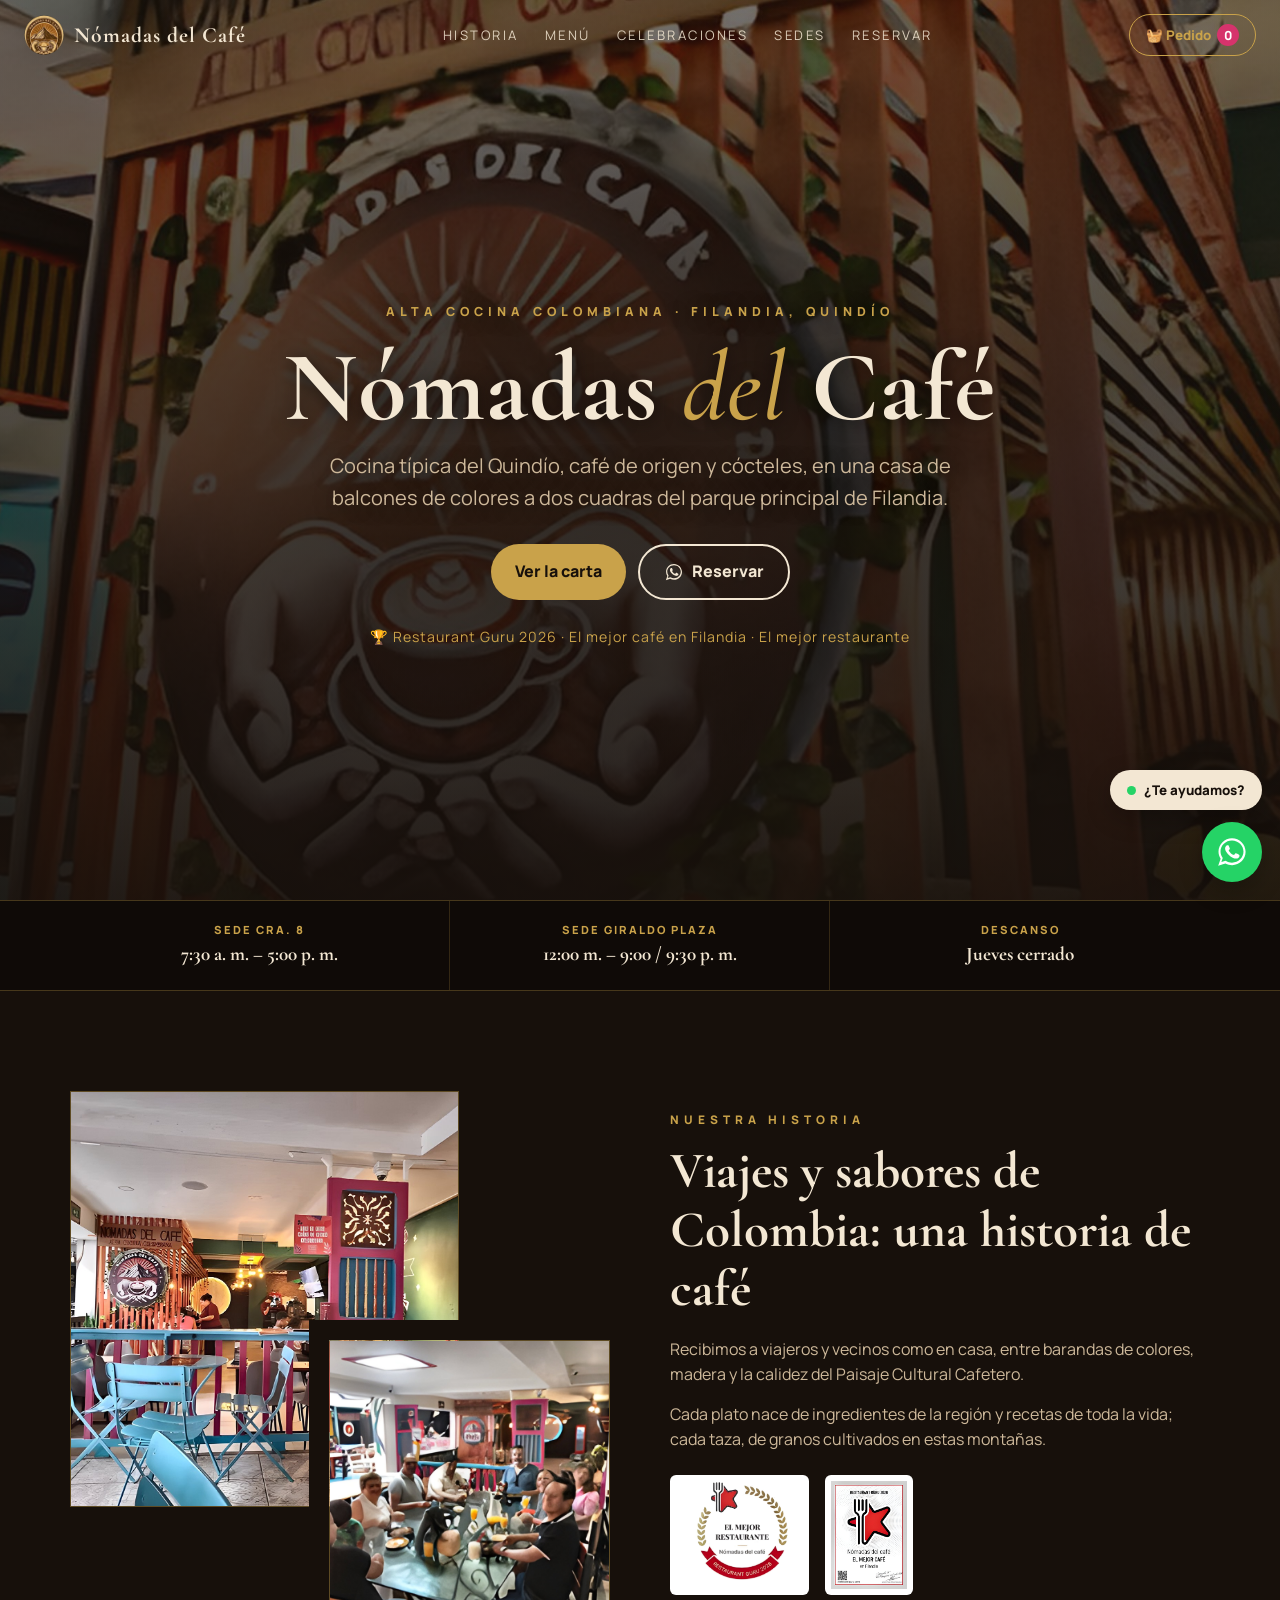
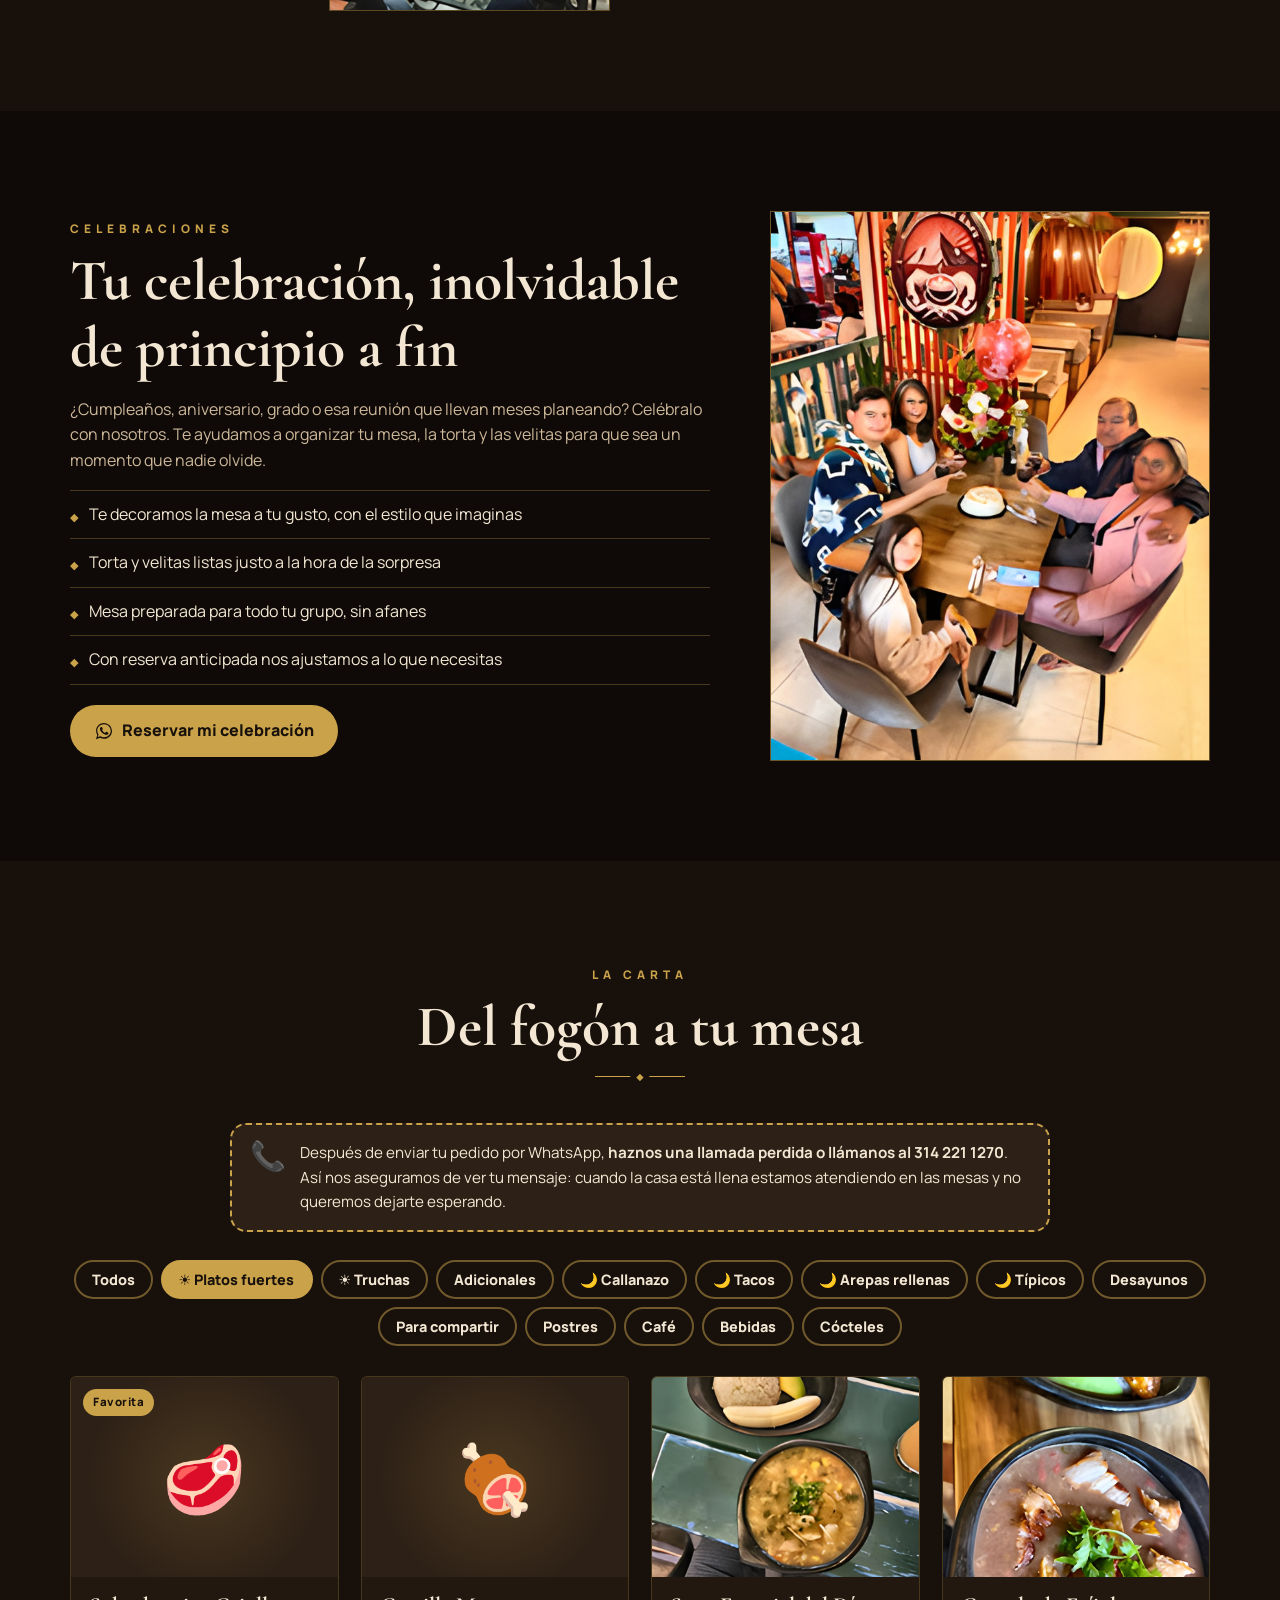
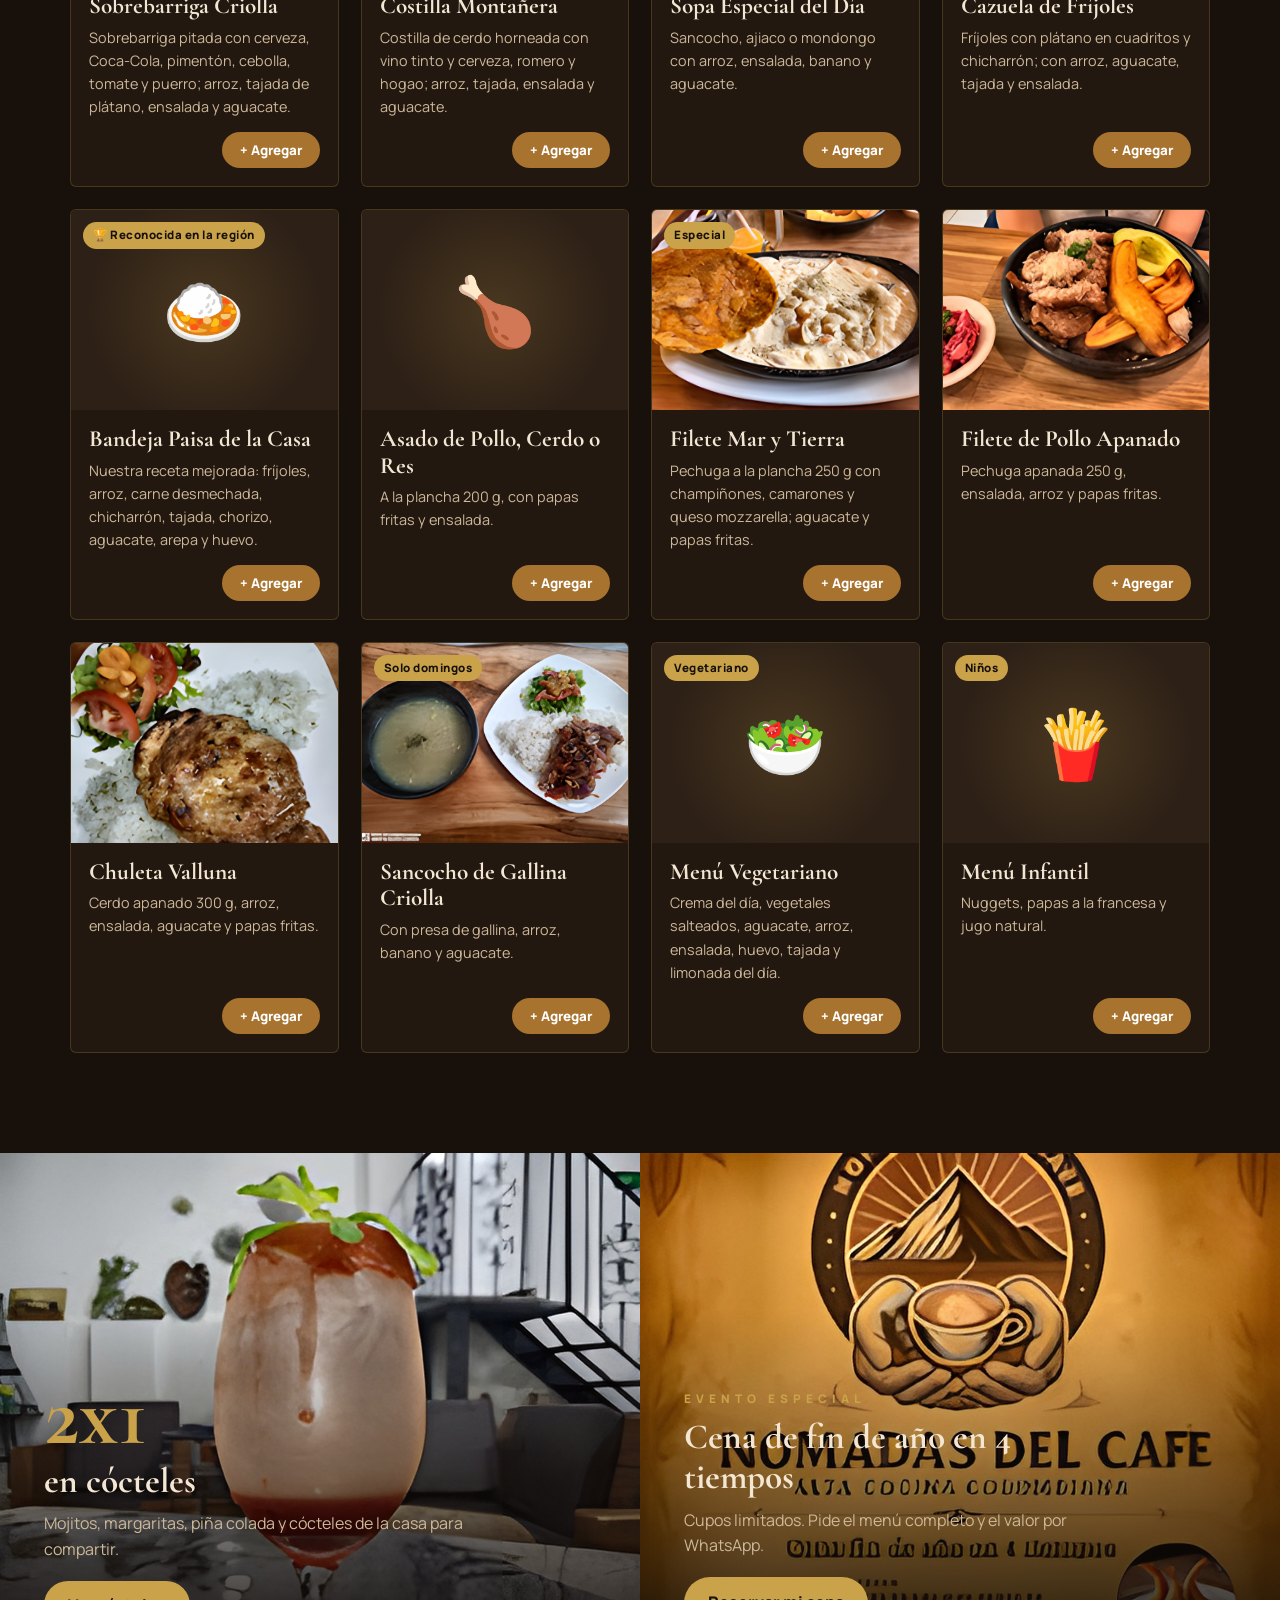
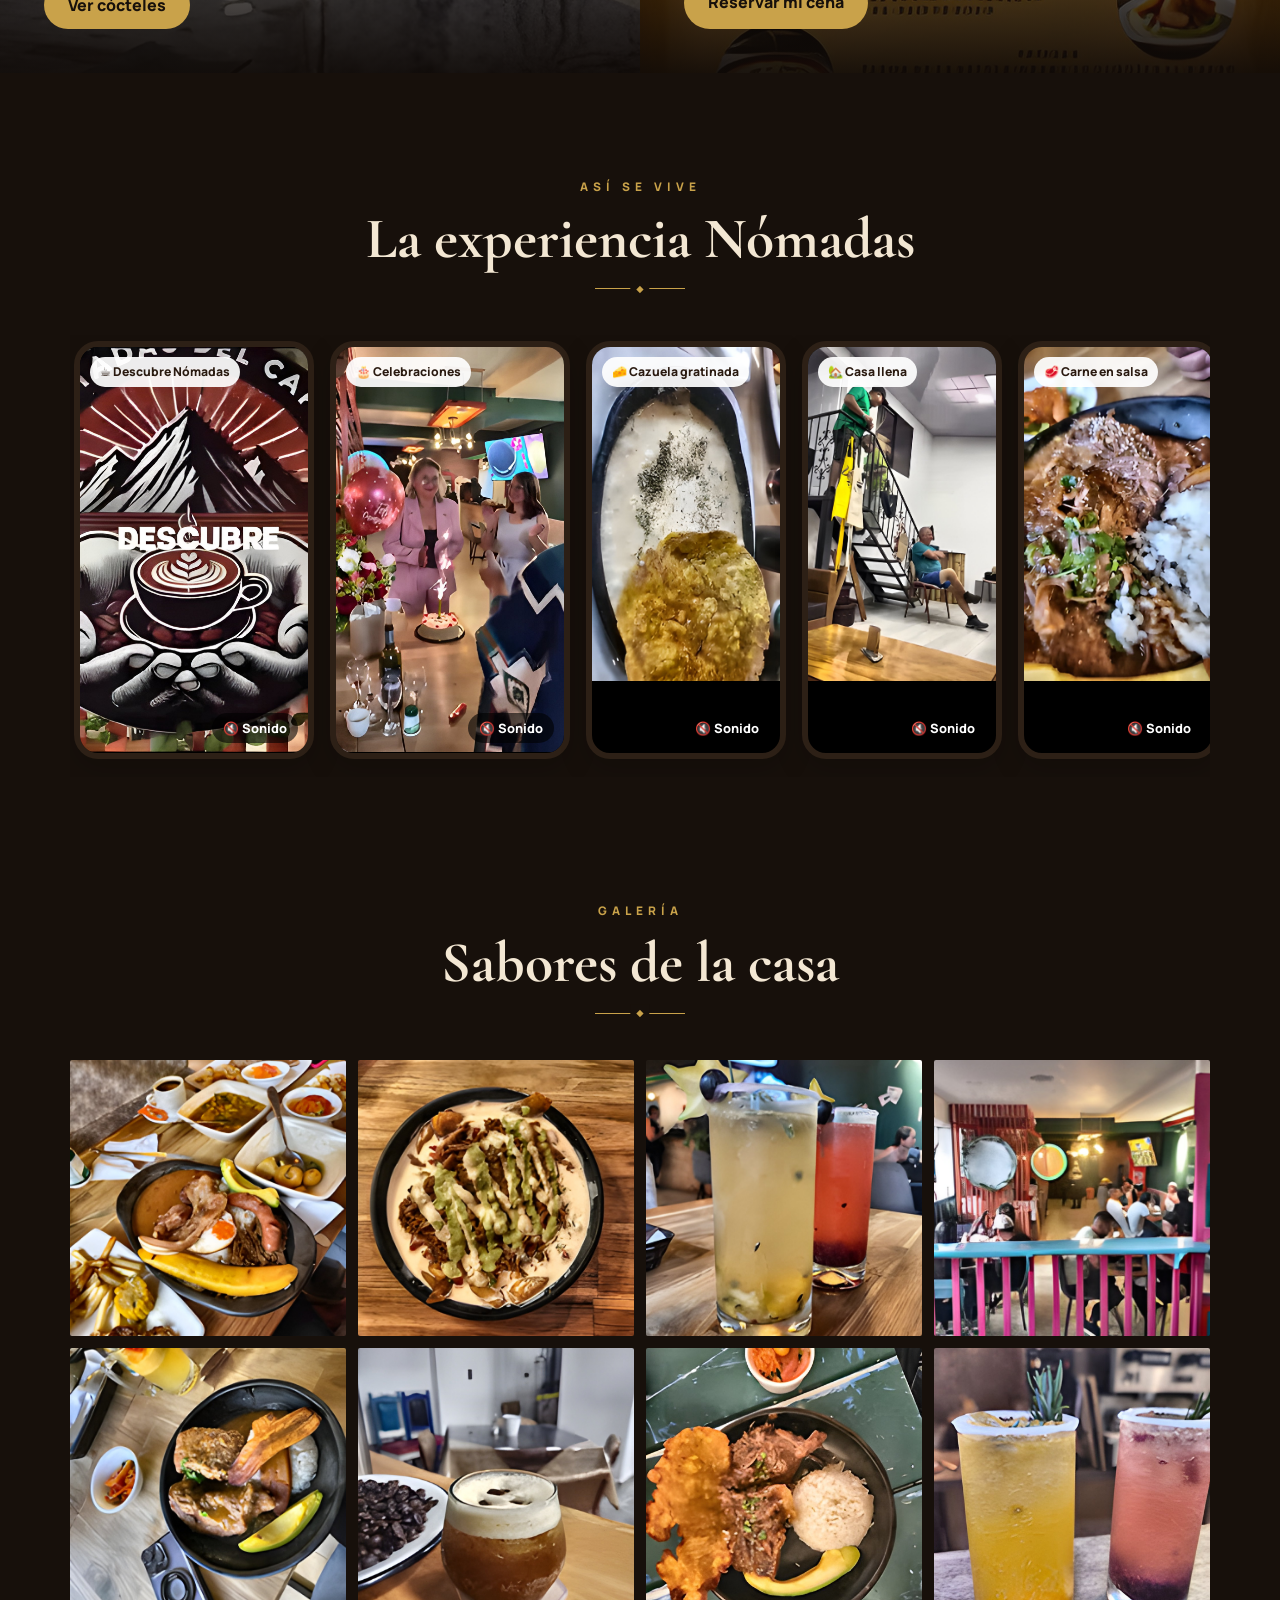
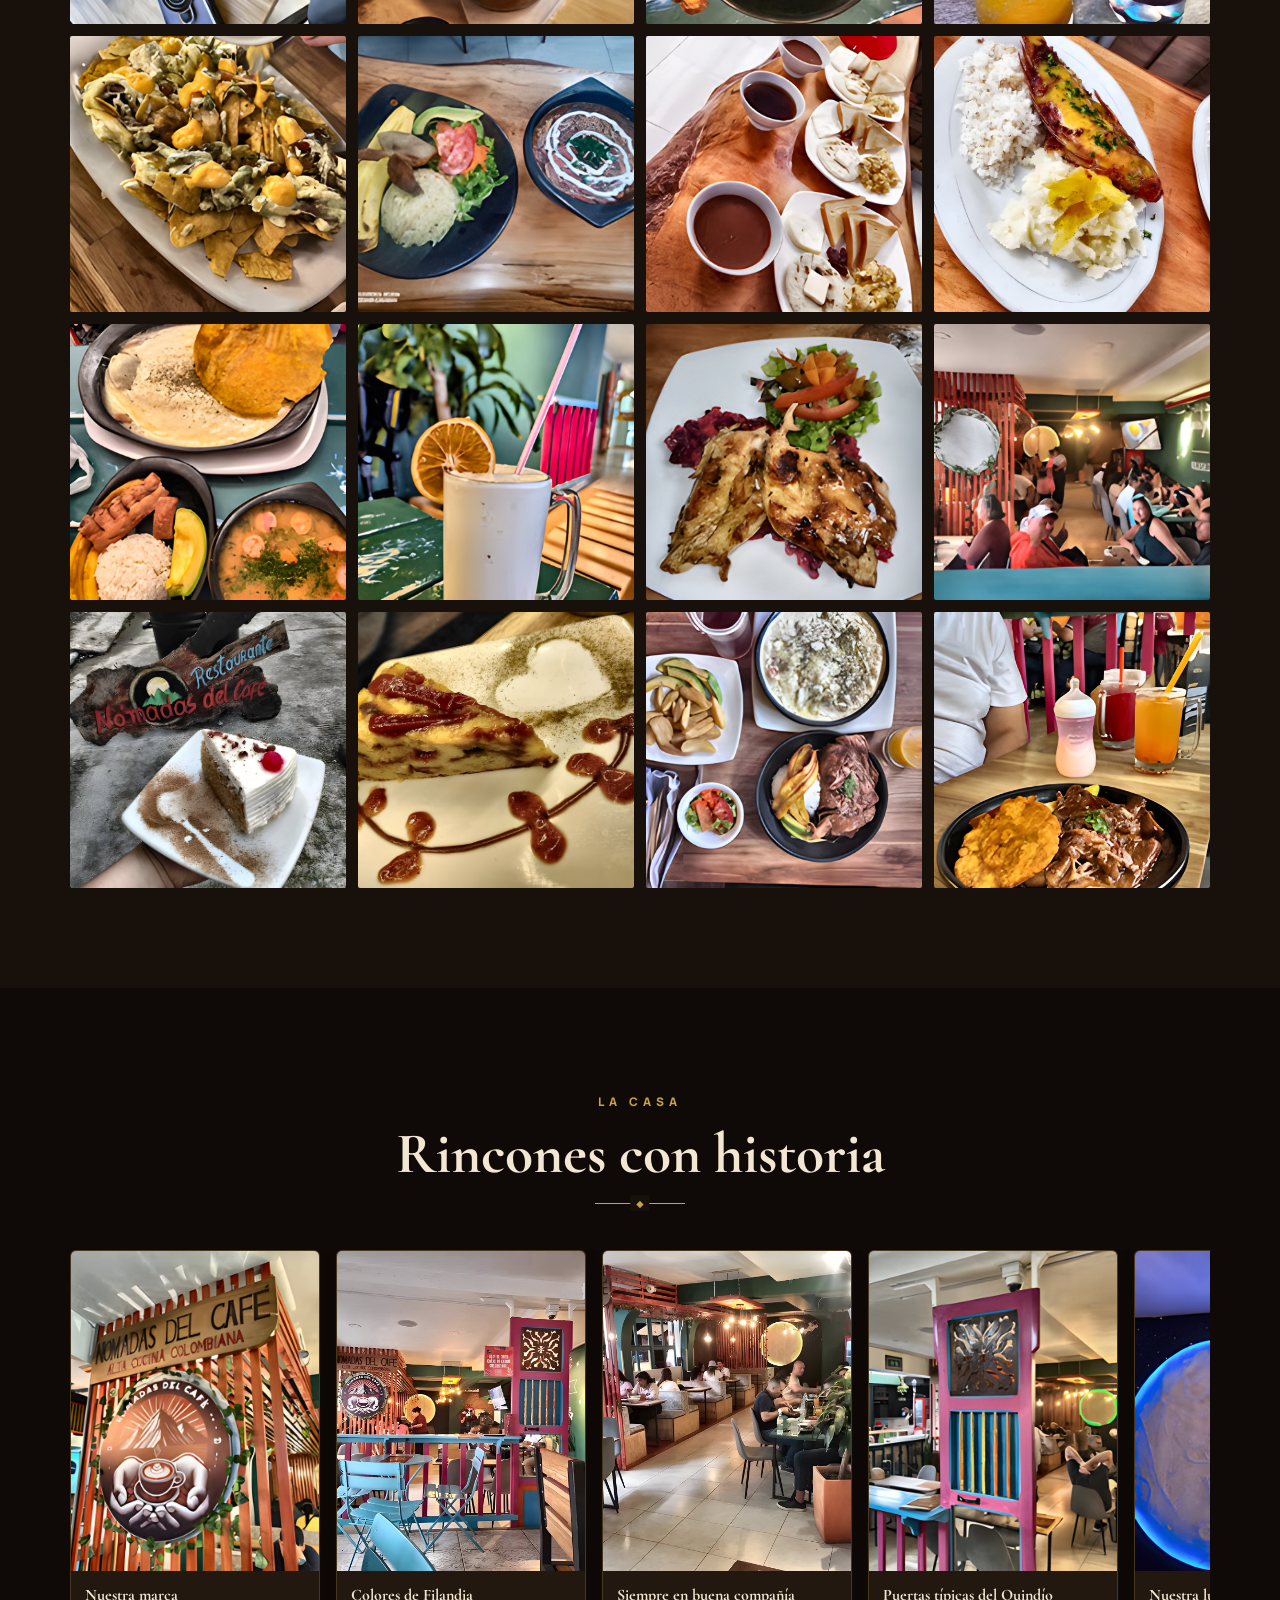
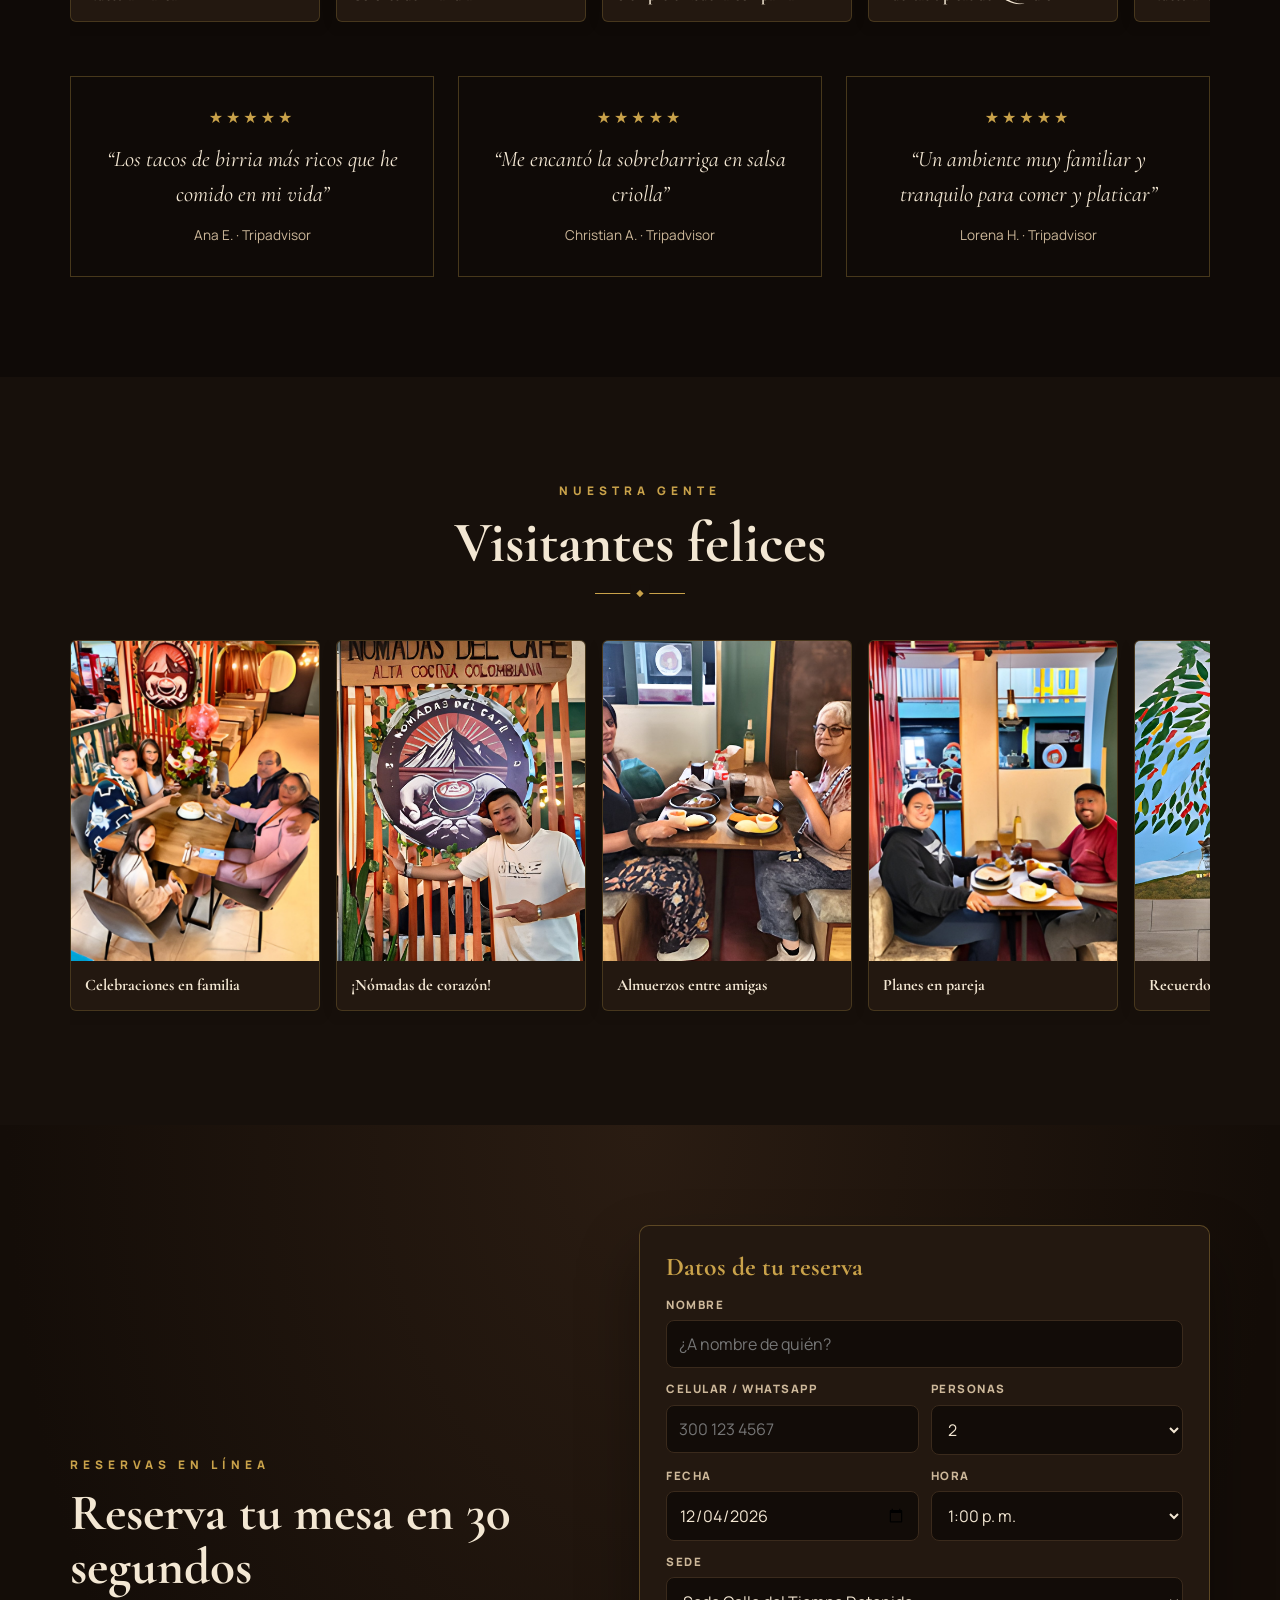
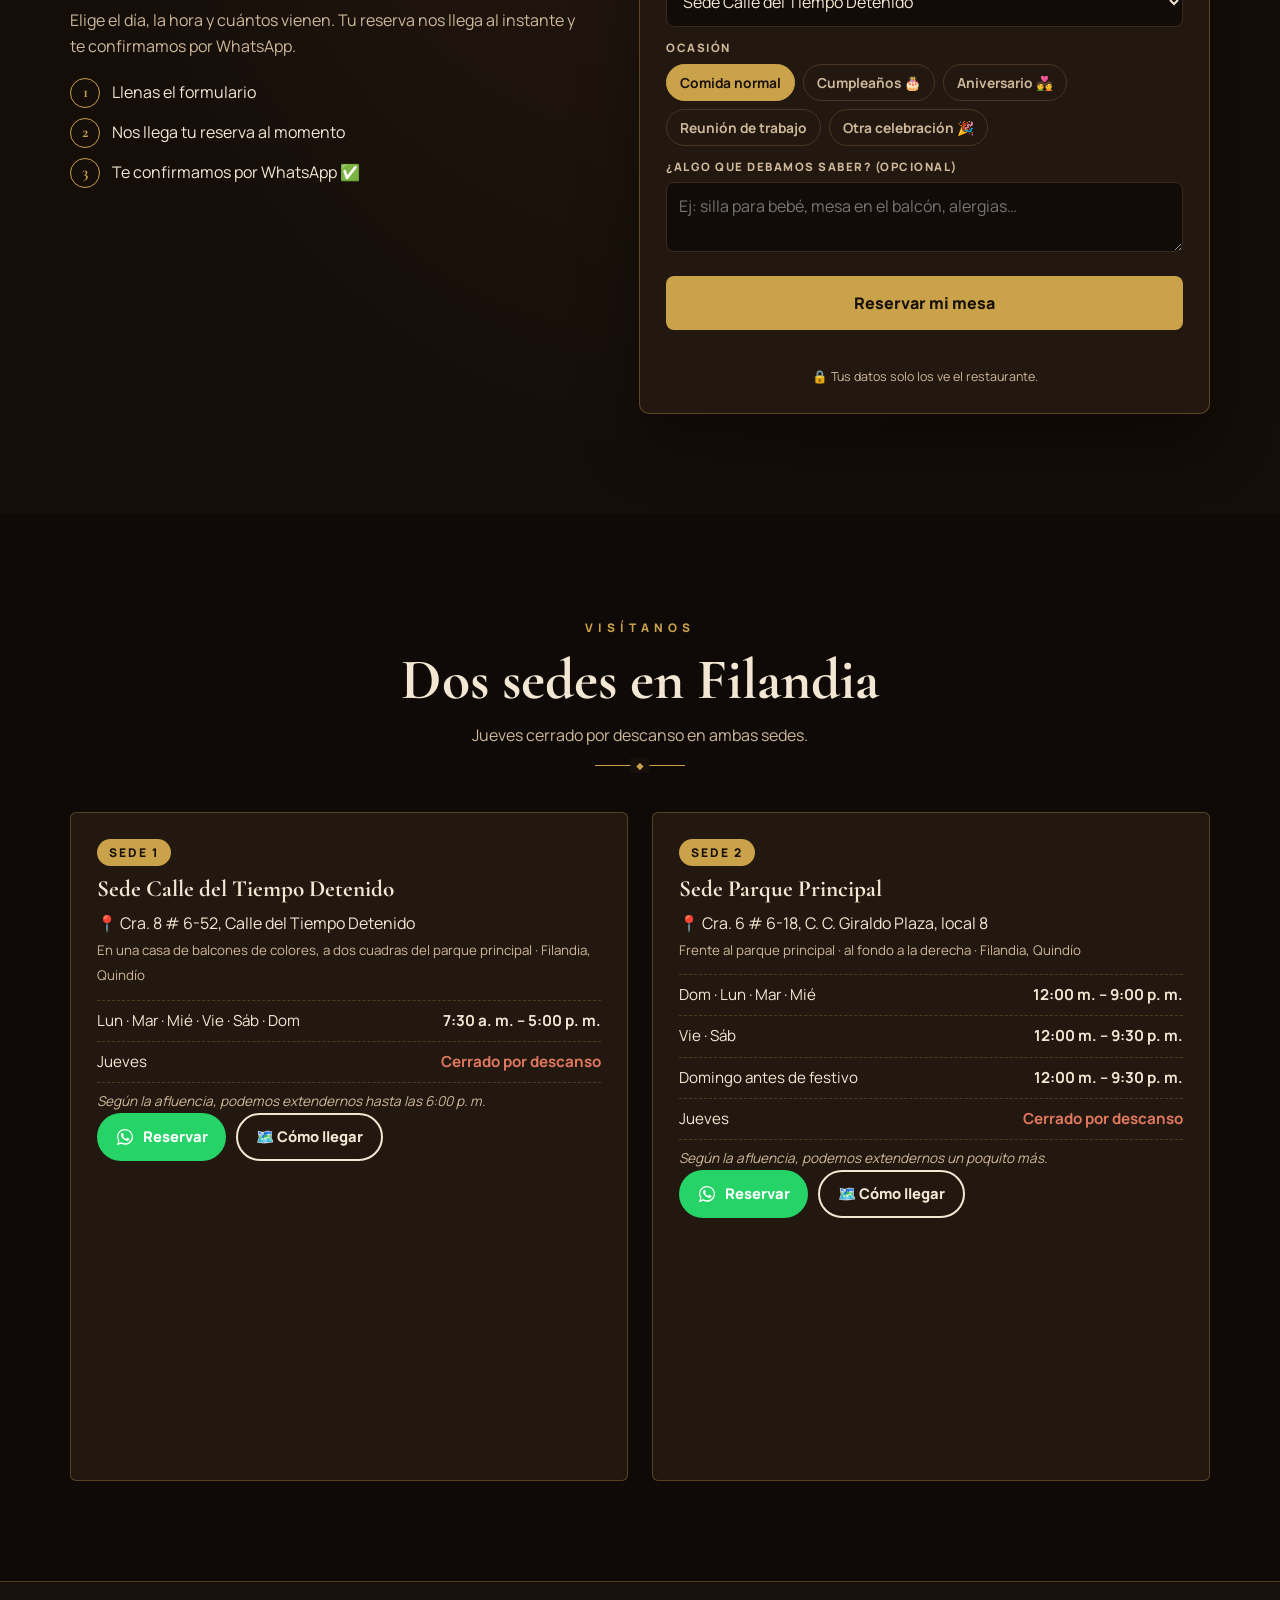
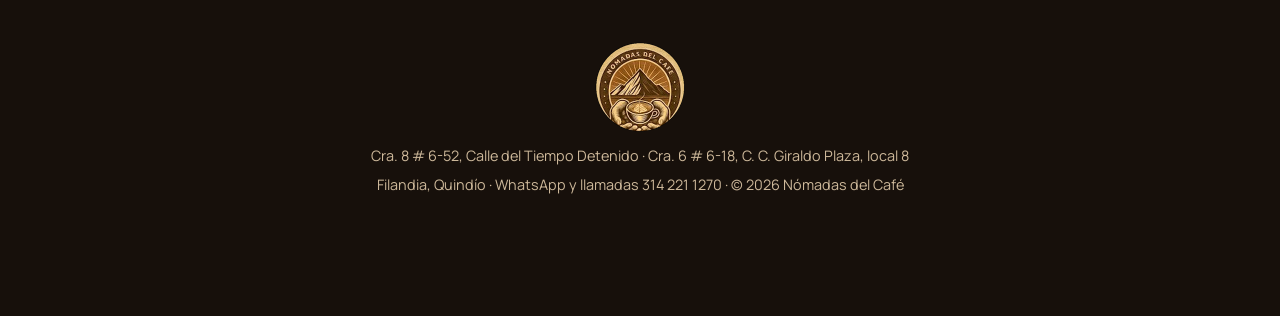
<file: index.html>
<!DOCTYPE html>
<html lang="es">
<head>
<meta charset="UTF-8">
<meta name="viewport" content="width=device-width, initial-scale=1">
<title>Nómadas del Café · Alta Cocina Colombiana · Filandia, Quindío</title>
<meta name="description" content="Nómadas del Café: restaurante de alta cocina colombiana en Filandia, Quindío. Platos típicos, truchas, tacos, café de origen y cócteles. Pedidos y reservas por WhatsApp.">
<meta property="og:title" content="Nómadas del Café · Filandia, Quindío">
<meta property="og:description" content="Alta cocina colombiana en Filandia. Pide o reserva por WhatsApp.">
<meta property="og:image" content="https://nomadasdelcafe.github.io/opciones/img/logo-600.png">
<meta name="theme-color" content="#1c120c">
<link rel="icon" href="opciones/img/logo-180.png">
<link rel="preconnect" href="https://fonts.googleapis.com"><link rel="preconnect" href="https://fonts.gstatic.com" crossorigin>
<link href="https://fonts.googleapis.com/css2?family=Cormorant+Garamond:ital,wght@0,500;0,700;1,500&family=Manrope:wght@400;600;800&display=swap" rel="stylesheet">
<link rel="stylesheet" href="opciones/shared/base.css">
<style>
:root{--bg:#17100b;--ink:#f3e7d3;--ink2:#cdb89a;--card:#231810;--acc:#c9a24a;--on-acc:#17100b;--acc2:#a8732f;--head:'Cormorant Garamond',Georgia,serif;--body:'Manrope',system-ui,sans-serif;--r:6px;--ph:#2d2016;--oro:#c9a24a}
body{background:var(--bg)}
.top{position:fixed;inset:0 0 auto 0;z-index:50;display:flex;justify-content:space-between;align-items:center;padding:14px 24px;transition:background .3s}
.top.solido{background:rgba(23,16,11,.95);backdrop-filter:blur(8px);border-bottom:1px solid rgba(201,162,74,.25)}
.top .marca{display:flex;align-items:center;gap:10px;text-decoration:none;font-family:var(--head);font-size:1.35rem;font-weight:700;letter-spacing:1px}
.top .marca img{width:40px;height:40px;border-radius:50%}
.top nav{display:flex;gap:26px}
.top nav a{text-decoration:none;font-size:.82rem;letter-spacing:2.5px;text-transform:uppercase;opacity:.85}
.top nav a:hover{color:var(--oro)}
.ped{background:transparent;border:1px solid var(--oro);color:var(--oro);padding:9px 16px;border-radius:999px;font-family:var(--body);font-weight:800;cursor:pointer;display:flex;gap:6px;align-items:center}
@media(max-width:900px){.top nav{display:none}.top .marca span{font-size:1.05rem}}
@media(max-width:600px){
 .top .marca span{white-space:nowrap;font-size:1rem;letter-spacing:.5px}
 .top .marca img{width:34px;height:34px}
 .wa-flot{width:52px;height:52px;right:14px;bottom:14px}
 .wa-flot svg{width:28px;height:28px}
 .bot-flot{right:14px;bottom:74px;padding:0;width:46px;height:46px;border-radius:50%;justify-content:center;font-size:0;gap:0}
 .bot-flot::before{content:"💬";font-size:1.25rem}
 .bot-flot .dot{position:absolute;top:4px;right:4px}
 .hero .btns{padding-right:62px}
}

.hero{min-height:100vh;position:relative;display:grid;place-items:center;text-align:center;overflow:hidden}
.hero .bg{position:absolute;inset:0;background:url(opciones/img/f066.jpg) center 72%/cover;transform:scale(1.02)}
.hero::after{content:"";position:absolute;inset:0;background:radial-gradient(ellipse 60% 55% at 50% 48%,rgba(23,16,11,.78),rgba(23,16,11,.5) 70%),linear-gradient(180deg,rgba(23,16,11,.2),rgba(23,16,11,.9))}
.hero h1,.hero p,.hero .kick{text-shadow:0 2px 18px rgba(0,0,0,.6)}
.hero .c{position:relative;z-index:2;padding:110px 20px 60px;max-width:820px}
.hero .sello{width:150px;height:150px;border-radius:50%;margin:0 auto 22px;box-shadow:0 0 0 6px rgba(201,162,74,.25),0 20px 50px rgba(0,0,0,.6)}
.hero .kick{color:var(--oro);letter-spacing:5px;text-transform:uppercase;font-size:.78rem;font-weight:800}
.hero h1{font-size:clamp(3rem,9vw,6.2rem);font-weight:700;letter-spacing:1px;margin:8px 0 6px}
.hero h1 i{color:var(--oro);font-weight:500}
.hero p{font-size:clamp(1.05rem,2.3vw,1.25rem);color:var(--ink2);max-width:640px;margin:0 auto 30px}
.hero .btns{display:flex;gap:12px;justify-content:center;flex-wrap:wrap}
.btn-oro{background:var(--oro);color:#17100b}
.hero .btn-linea{color:var(--ink)}
.hero .premio{margin-top:26px;font-size:.88rem;color:var(--oro);letter-spacing:1px}

.infobar{background:#0f0a07;border-top:1px solid rgba(201,162,74,.3);border-bottom:1px solid rgba(201,162,74,.3)}
.infobar .wrap{display:grid;grid-template-columns:repeat(3,1fr);text-align:center}
.infobar div>div{padding:20px 10px;border-right:1px solid rgba(201,162,74,.2)}
.infobar div>div:last-child{border:0}
.infobar small{display:block;color:var(--oro);letter-spacing:2px;text-transform:uppercase;font-size:.7rem;font-weight:800}
.infobar b{font-family:var(--head);font-size:1.2rem}
@media(max-width:760px){.infobar .wrap{grid-template-columns:1fr}.infobar div>div{border-right:0;border-bottom:1px solid rgba(201,162,74,.2)}}

section{padding:100px 0}
.tit{text-align:center;margin-bottom:46px}
.tit .k{color:var(--oro);letter-spacing:5px;text-transform:uppercase;font-size:.74rem;font-weight:800}
.tit h2{font-size:clamp(2.3rem,5.5vw,3.6rem);font-weight:700;margin-top:8px}
.tit p{color:var(--ink2);max-width:620px;margin:10px auto 0}
.orna{display:block;width:90px;height:1px;background:var(--oro);margin:16px auto 0;position:relative}
.orna::after{content:"◆";position:absolute;left:50%;top:50%;transform:translate(-50%,-55%);color:var(--oro);font-size:.6rem;background:var(--bg);padding:0 6px}

.historia .grid{display:grid;grid-template-columns:1fr 1fr;gap:60px;align-items:center}
.historia .fotos{position:relative;height:520px}
.historia .fotos img{position:absolute;object-fit:cover;border:1px solid rgba(201,162,74,.4)}
.historia .fotos img:nth-child(1){width:72%;height:80%;left:0;top:0}
.historia .fotos img:nth-child(2){width:52%;height:52%;right:0;bottom:0;box-shadow:-20px -20px 0 var(--bg)}
.historia h2{font-size:clamp(2.2rem,4.5vw,3.2rem);margin-bottom:18px}
.historia p{color:var(--ink2);margin-bottom:14px}
.premios-mini{display:flex;gap:16px;margin-top:22px;align-items:center}
.premios-mini img{height:120px;width:auto;border-radius:6px;background:#fff;padding:6px}
@media(max-width:860px){.historia .grid{grid-template-columns:1fr}.historia .fotos{height:380px}}

.celebra{background:#0f0a07}
.celebra .wrap{display:grid;grid-template-columns:1fr 440px;gap:60px;align-items:center}
.celebra .foto{position:relative}
.celebra .foto img{width:100%;aspect-ratio:4/5;object-fit:cover;border:1px solid rgba(201,162,74,.5)}
.celebra .foto::before{content:"";position:absolute;inset:18px -18px -18px 18px;border:1px solid var(--oro);z-index:-1}
.celebra h2{font-size:clamp(2.3rem,5vw,3.6rem);margin:8px 0 16px}
.celebra p{color:var(--ink2);margin-bottom:16px}
.celebra ul{list-style:none;margin:0 0 20px;border-top:1px solid rgba(201,162,74,.3)}
.celebra li{padding:11px 0;border-bottom:1px solid rgba(201,162,74,.3);display:flex;gap:10px}
.celebra li::before{content:"◆";color:var(--oro);font-size:.7rem;margin-top:6px}
@media(max-width:860px){.celebra .wrap{grid-template-columns:1fr}.celebra .foto{max-width:420px;margin:0 auto}}
.menu .prod{border:1px solid rgba(201,162,74,.22);box-shadow:none}
.menu .prod h3{font-size:1.45rem;font-weight:700}
.menu .filtro{border-color:rgba(201,162,74,.5);color:var(--ink)}
.menu .filtro.on{background:var(--oro);color:#17100b;border-color:var(--oro)}
.menu .icono{background:radial-gradient(circle,rgba(201,162,74,.18),transparent 70%)}
.aviso-banda{--aviso-bg:#2d2016;color:var(--ink);border-color:var(--oro)}

.duo{display:grid;grid-template-columns:1fr 1fr}
.duo>div{position:relative;min-height:520px;display:flex;align-items:flex-end;padding:44px;overflow:hidden}
.duo>div::before{content:"";position:absolute;inset:0;background-size:cover;background-position:center;transition:transform .6s}
.duo>div:hover::before{transform:scale(1.04)}
.duo>div::after{content:"";position:absolute;inset:0;background:linear-gradient(180deg,transparent 30%,rgba(15,10,7,.95))}
.duo .c1::before{background-image:url(opciones/img/f016.jpg)}
.duo .c2::before{background-image:url(opciones/img/f015.jpg);background-position:center top}
.duo .t{position:relative;z-index:2;max-width:440px}
.duo .big{font-family:var(--head);font-size:5.5rem;line-height:.9;color:var(--oro);font-weight:700}
.duo h3{font-size:2.2rem;margin:6px 0 10px}
.duo p{color:var(--ink2);margin-bottom:18px}
@media(max-width:760px){.duo{grid-template-columns:1fr}.duo>div{min-height:440px;padding:28px}}

.reels .marco{border-color:#2d2016}
.carrusel figure{border:1px solid rgba(201,162,74,.22)}
.galeria-grid img{border-radius:2px}
.citas{display:grid;grid-template-columns:repeat(3,1fr);gap:24px;margin-top:40px}
.cita{border:1px solid rgba(201,162,74,.3);padding:28px;text-align:center}
.cita p{font-family:var(--head);font-style:italic;font-size:1.4rem;margin:10px 0}
.cita .e{color:var(--oro);letter-spacing:3px}
.cita span{color:var(--ink2);font-size:.85rem}
@media(max-width:760px){.citas{grid-template-columns:1fr}}
.sede{border:1px solid rgba(201,162,74,.3);box-shadow:none}
.sede-hor,.sede-hor li{border-color:rgba(201,162,74,.25)!important}
.sede .btn-linea{color:var(--ink)}
.sede-hor .cerrado b{color:#e2795f}
footer{text-align:center;padding:60px 20px 120px;border-top:1px solid rgba(201,162,74,.3)}
footer img{width:90px;margin:0 auto 12px;border-radius:50%}
footer p{color:var(--ink2);font-size:.9rem;margin-top:6px}
</style>
</head>
<body>
<header class="top" id="top">
  <a class="marca" href="#inicio"><img src="opciones/img/logo-180.png" alt=""><span>Nómadas del Café</span></a>
  <nav><a href="#historia">Historia</a><a href="#menu">Menú</a><a href="#celebra">Celebraciones</a><a href="#sedes-sec">Sedes</a></nav>
  <button class="ped" onclick="abrirPanel()">🧺 Pedido <span class="numCarrito">0</span></button>
</header>

<section class="hero" id="inicio" style="padding:0">
  <div class="bg"></div>
  <div class="c">
    <div class="kick">Alta cocina colombiana · Filandia, Quindío</div>
    <h1>Nómadas <i>del</i> Café</h1>
    <p>Cocina típica del Quindío, café de origen y cócteles, en una casa de balcones de colores a dos cuadras del parque principal de Filandia.</p>
    <div class="btns"><a href="#menu" class="btn btn-oro">Ver la carta</a><a class="btn btn-linea" data-wa="Hola Nómadas del Café 👋 Quiero reservar una mesa." data-wa-icon>Reservar</a></div>
    <div class="premio">🏆 Restaurant Guru 2026 · El mejor café en Filandia · El mejor restaurante</div>
  </div>
</section>

<div class="infobar"><div class="wrap">
  <div><small>Sede Cra. 8</small><b>7:30 a. m. – 5:00 p. m.</b></div>
  <div><small>Sede Giraldo Plaza</small><b>12:00 m. – 9:00 / 9:30 p. m.</b></div>
  <div><small>Descanso</small><b>Jueves cerrado</b></div>
</div></div>

<section class="historia" id="historia">
  <div class="wrap grid">
    <div class="fotos"><img src="opciones/img/f067.jpg" alt="Salón de Nómadas del Café"><img src="opciones/img/f004.jpg" alt="Clientes en el salón"></div>
    <div>
      <div class="tit" style="text-align:left;margin-bottom:10px"><span class="k">Nuestra historia</span></div>
      <h2>Viajes y sabores de Colombia: una historia de café</h2>
      <p>Recibimos a viajeros y vecinos como en casa, entre barandas de colores, madera y la calidez del Paisaje Cultural Cafetero.</p>
      <p>Cada plato nace de ingredientes de la región y recetas de toda la vida; cada taza, de granos cultivados en estas montañas.</p>
      <div class="premios-mini"><img src="opciones/img/f006.jpg" alt="El mejor restaurante 2026"><img src="opciones/img/f007.jpg" alt="El mejor café en Filandia 2026"></div>
    </div>
  </div>
</section>

<section class="celebra" id="celebra">
  <div class="wrap"><div class="txt">
    <span class="tit"><span class="k">Celebraciones</span></span>
    <h2>Tu celebración, inolvidable de principio a fin</h2>
    <p>¿Cumpleaños, aniversario, grado o esa reunión que llevan meses planeando? Celébralo con nosotros. Te ayudamos a organizar tu mesa, la torta y las velitas para que sea un momento que nadie olvide.</p>
    <ul><li>Te decoramos la mesa a tu gusto, con el estilo que imaginas</li><li>Torta y velitas listas justo a la hora de la sorpresa</li><li>Mesa preparada para todo tu grupo, sin afanes</li><li>Con reserva anticipada nos ajustamos a lo que necesitas</li></ul>
    <a class="btn btn-oro" data-wa="Hola Nómadas del Café 👋 Quiero reservar y decorar una mesa para una celebración. Fecha: ___ · Personas: ___ · Sede: ___" data-wa-icon>Reservar mi celebración</a>
  </div><div class="foto"><img src="opciones/img/foto-celebraciones.jpg" alt="Celebración en Nómadas del Café"></div></div>
</section>

<section class="menu" id="menu">
  <div class="wrap">
    <div class="tit"><span class="k">La carta</span><h2>Del fogón a tu mesa</h2><span class="orna"></span></div>
    <div class="aviso-banda"><span class="ic">📞</span><div class="aviso-texto"></div></div>
    <div class="filtros" id="filtros"></div>
    <div class="productos" id="productos"></div>
  </div>
</section>

<div class="duo" id="promo">
  <div class="c1"><div class="t"><div class="big">2x1</div><h3>en cócteles</h3><p>Mojitos, margaritas, piña colada y cócteles de la casa para compartir.</p>
    <button class="btn btn-oro" onclick="filtrar('Cócteles');document.getElementById('menu').scrollIntoView()">Ver cócteles</button></div></div>
  <div class="c2"><div class="t"><span class="tit"><span class="k">Evento especial</span></span><h3>Cena de fin de año en 4 tiempos</h3><p>Cupos limitados. Pide el menú completo y el valor por WhatsApp.</p>
    <a class="btn btn-oro" data-wa="Hola Nómadas del Café 👋 Quiero información y reservar para la Cena de fin de año en 4 tiempos.">Reservar mi cena</a></div></div>
</div>

<section id="video">
  <div class="wrap"><div class="tit"><span class="k">Así se vive</span><h2>La experiencia Nómadas</h2><span class="orna"></span></div>
    <div class="reels" id="reels"></div></div>
</section>

<section style="padding-top:20px">
  <div class="wrap"><div class="tit"><span class="k">Galería</span><h2>Sabores de la casa</h2><span class="orna"></span></div>
    <div class="galeria-grid" id="galeria"></div></div>
</section>

<section style="background:#0f0a07">
  <div class="wrap"><div class="tit"><span class="k">La casa</span><h2>Rincones con historia</h2><span class="orna"></span></div>
    <div class="carrusel" id="rincones"></div>
    <div class="citas">
      <div class="cita"><div class="e">★★★★★</div><p>“Los tacos de birria más ricos que he comido en mi vida”</p><span>Ana E. · Tripadvisor</span></div>
      <div class="cita"><div class="e">★★★★★</div><p>“Me encantó la sobrebarriga en salsa criolla”</p><span>Christian A. · Tripadvisor</span></div>
      <div class="cita"><div class="e">★★★★★</div><p>“Un ambiente muy familiar y tranquilo para comer y platicar”</p><span>Lorena H. · Tripadvisor</span></div>
    </div></div>
</section>

<section>
  <div class="wrap"><div class="tit"><span class="k">Nuestra gente</span><h2>Visitantes felices</h2><span class="orna"></span></div>
    <div class="carrusel" id="clientes"></div></div>
</section>

<section id="sedes-sec" style="background:#0f0a07">
  <div class="wrap"><div class="tit"><span class="k">Visítanos</span><h2>Dos sedes en Filandia</h2><p>Jueves cerrado por descanso en ambas sedes.</p><span class="orna"></span></div>
    <div class="sedes" id="sedes"></div></div>
</section>

<footer>
  <img src="opciones/img/logo-180.png" alt="">
  <p>Cra. 8 # 6-52, Calle del Tiempo Detenido · Cra. 6 # 6-18, C. C. Giraldo Plaza, local 8</p>
  <p>Filandia, Quindío · WhatsApp y llamadas 314 221 1270 · © 2026 Nómadas del Café</p>
</footer>
<script>window.RUTA="opciones/";window.FILTRO_INICIAL="☀️ Platos fuertes";</script>
<script src="opciones/shared/app.js"></script>
<script src="opciones/shared/reservas.js"></script>
<script>addEventListener("scroll",()=>document.getElementById("top").classList.toggle("solido",scrollY>60));</script>
</body>
</html>
</file>
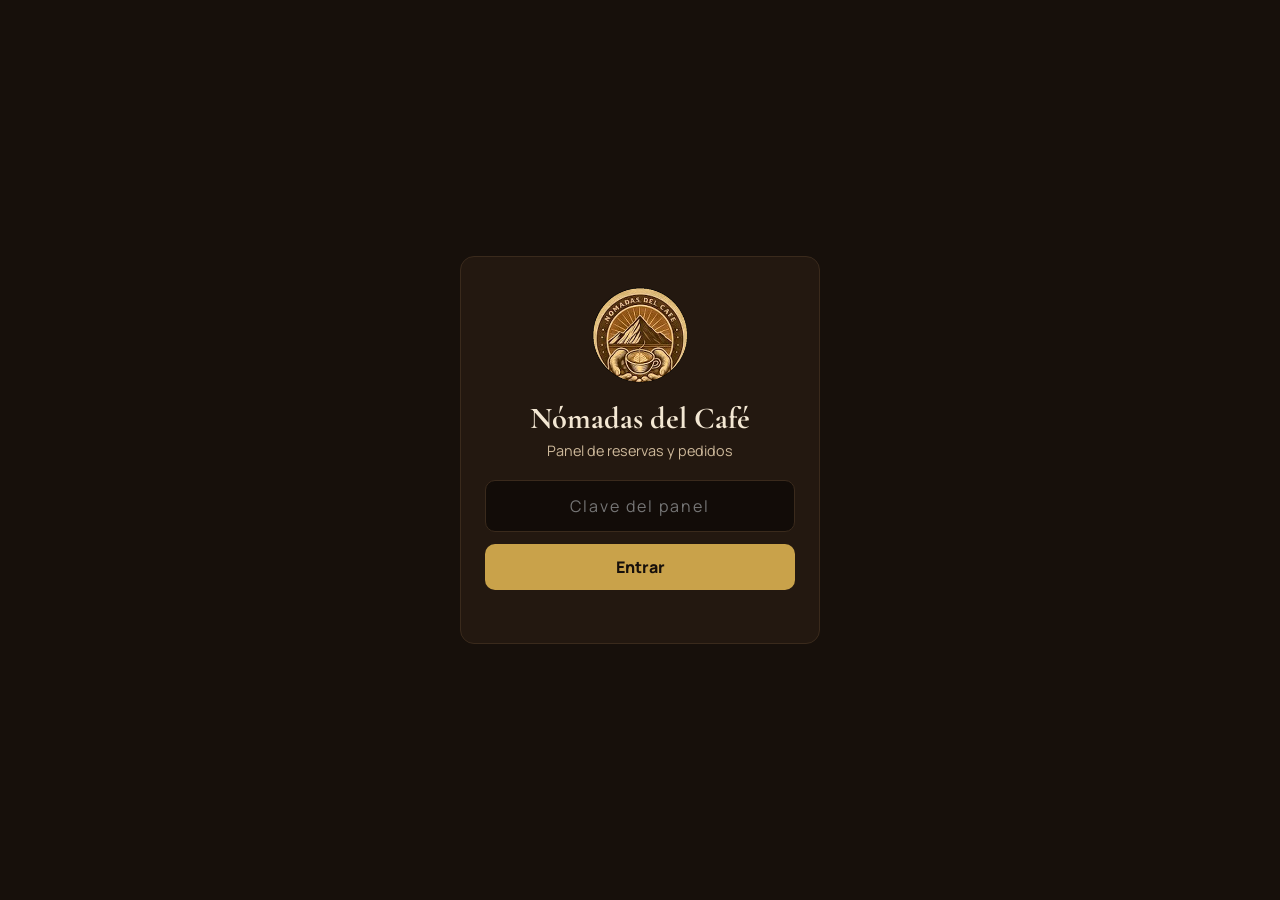
<file: panel/index.html>
<!DOCTYPE html>
<html lang="es">
<head>
<meta charset="UTF-8">
<meta name="viewport" content="width=device-width, initial-scale=1">
<title>Panel · Nómadas del Café</title>
<meta name="robots" content="noindex">
<meta name="theme-color" content="#17100b">
<link rel="icon" href="https://nomadasdelcafe.github.io/opciones/img/logo-180.png">
<link rel="apple-touch-icon" href="https://nomadasdelcafe.github.io/opciones/img/logo-180.png">
<link rel="preconnect" href="https://fonts.googleapis.com"><link rel="preconnect" href="https://fonts.gstatic.com" crossorigin>
<link href="https://fonts.googleapis.com/css2?family=Cormorant+Garamond:wght@600;700&family=Manrope:wght@400;600;700;800&display=swap" rel="stylesheet">
<style>
:root{--bg:#17100b;--card:#231810;--card2:#2c1f15;--ink:#f3e7d3;--ink2:#cdb89a;--oro:#c9a24a;--verde:#3f9d5a;--rojo:#c0503a;--azul:#4a8bc9;--linea:#3a2a1c}
*{box-sizing:border-box;margin:0;padding:0}
body{font-family:'Manrope',system-ui,sans-serif;background:var(--bg);color:var(--ink);min-height:100vh;-webkit-tap-highlight-color:transparent}
h1,h2,.serif{font-family:'Cormorant Garamond',Georgia,serif}
button,input,select{font-family:inherit;font-size:1rem}
.wrap{max-width:900px;margin:0 auto;padding:0 16px}
/* Login */
.login{min-height:100vh;display:grid;place-items:center;padding:24px}
.login .caja{width:100%;max-width:360px;background:var(--card);border:1px solid var(--linea);border-radius:14px;padding:30px 24px;text-align:center}
.login img{width:96px;height:96px;border-radius:50%;margin-bottom:12px}
.login h1{font-size:1.9rem;margin-bottom:4px}
.login p{color:var(--ink2);font-size:.9rem;margin-bottom:20px}
.login input{width:100%;padding:14px;border-radius:10px;border:1px solid var(--linea);background:#120c08;color:var(--ink);margin-bottom:12px;text-align:center;letter-spacing:2px}
.btn{border:0;border-radius:10px;padding:12px 16px;font-weight:800;cursor:pointer;display:inline-flex;align-items:center;justify-content:center;gap:6px;text-decoration:none}
.btn-oro{background:var(--oro);color:#17100b;width:100%}
.err{color:#ff9d8a;font-size:.88rem;min-height:1.2em;margin-top:6px}
/* App */
header{position:sticky;top:0;z-index:20;background:rgba(23,16,11,.96);backdrop-filter:blur(6px);border-bottom:1px solid var(--linea)}
header .wrap{display:flex;align-items:center;gap:10px;height:62px}
header img{width:38px;height:38px;border-radius:50%}
header .t{flex:1;line-height:1.1}
header .t b{font-family:'Cormorant Garamond';font-size:1.25rem}
header .t small{display:block;color:var(--oro);font-size:.68rem;letter-spacing:2px;text-transform:uppercase;font-weight:800}
.ico{background:var(--card);border:1px solid var(--linea);color:var(--ink);width:40px;height:40px;border-radius:10px;cursor:pointer;font-size:1.05rem}
.stats{display:grid;grid-template-columns:repeat(4,1fr);gap:8px;margin:14px 0}
.stat{background:var(--card);border:1px solid var(--linea);border-radius:12px;padding:12px 8px;text-align:center}
.stat b{display:block;font-family:'Cormorant Garamond';font-size:1.9rem;color:var(--oro);line-height:1}
.stat span{font-size:.7rem;color:var(--ink2);text-transform:uppercase;letter-spacing:1px;font-weight:700}
.tabs{display:flex;gap:6px;overflow-x:auto;padding-bottom:4px;scrollbar-width:none}
.tabs button{flex:0 0 auto;background:var(--card);border:1px solid var(--linea);color:var(--ink2);border-radius:999px;padding:9px 15px;font-weight:700;font-size:.88rem;cursor:pointer}
.tabs button.on{background:var(--oro);color:#17100b;border-color:var(--oro)}
.tabs .n{background:var(--rojo);color:#fff;border-radius:999px;padding:0 6px;font-size:.72rem;margin-left:4px}
.filtro{display:flex;gap:8px;margin:12px 0;align-items:center}
.filtro select{flex:1;background:var(--card);color:var(--ink);border:1px solid var(--linea);border-radius:10px;padding:10px}
.dia{font-family:'Cormorant Garamond';font-size:1.35rem;color:var(--oro);margin:18px 0 8px}
.item{background:var(--card);border:1px solid var(--linea);border-left:4px solid var(--oro);border-radius:12px;padding:14px;margin-bottom:10px}
.item.confirmada,.item.entregado{border-left-color:var(--verde)}
.item.cancelada{border-left-color:var(--rojo);opacity:.6}
.item.llego{border-left-color:var(--azul)}
.item.preparando{border-left-color:var(--azul)}
.fila{display:flex;align-items:flex-start;gap:12px}
.hora{font-family:'Cormorant Garamond';font-size:1.7rem;font-weight:700;line-height:1;min-width:62px;color:var(--ink)}
.hora small{display:block;font-family:'Manrope';font-size:.68rem;color:var(--ink2);font-weight:700;margin-top:4px}
.info{flex:1;min-width:0}
.info b{font-size:1.05rem}
.info .m{color:var(--ink2);font-size:.86rem;margin-top:3px;line-height:1.45}
.info .nota{background:var(--card2);border-radius:8px;padding:8px 10px;margin-top:8px;font-size:.86rem;color:var(--ink)}
.badge{display:inline-block;font-size:.66rem;font-weight:800;letter-spacing:1px;text-transform:uppercase;padding:4px 8px;border-radius:999px;background:#3b2c1c;color:var(--oro);white-space:nowrap}
.badge.confirmada,.badge.entregado{background:#1f3a26;color:#8fe0a5}.badge.cancelada{background:#3d1d17;color:#ff9d8a}.badge.llego,.badge.preparando{background:#1b2d40;color:#9cc8f0}
.acc{display:flex;flex-wrap:wrap;gap:6px;margin-top:12px}
.acc .btn{padding:9px 11px;font-size:.82rem;border-radius:9px;background:var(--card2);color:var(--ink);border:1px solid var(--linea)}
.acc .ok{background:var(--verde);color:#fff;border-color:var(--verde)}
.acc .wa{background:#25d366;color:#0b2a16;border-color:#25d366}
.vacio{text-align:center;color:var(--ink2);padding:50px 10px}
.vacio div{font-size:2.6rem;margin-bottom:8px}
.ajustes .bloque{background:var(--card);border:1px solid var(--linea);border-radius:12px;padding:16px;margin-top:14px}
.ajustes label{display:block;font-weight:700;margin-bottom:6px}
.ajustes p{color:var(--ink2);font-size:.86rem;margin-bottom:10px;line-height:1.5}
.ajustes input{width:100%;padding:12px;border-radius:10px;border:1px solid var(--linea);background:#120c08;color:var(--ink);margin-bottom:10px}
.toast{position:fixed;left:50%;bottom:22px;transform:translateX(-50%) translateY(120px);background:var(--oro);color:#17100b;font-weight:800;padding:12px 20px;border-radius:999px;transition:.3s;z-index:50;box-shadow:0 10px 30px rgba(0,0,0,.4)}
.toast.on{transform:translateX(-50%) translateY(0)}
.pie{color:var(--ink2);font-size:.75rem;text-align:center;padding:30px 0 40px}
.items{margin-top:6px;font-size:.9rem;line-height:1.5}
@media(max-width:520px){.stat b{font-size:1.55rem}.stat span{font-size:.6rem}}
</style>
</head>
<body>
<div id="app"></div>
<div class="toast" id="toast"></div>
<script>
const API = "https://nomadasdelcafe.vercel.app/api";
const SEDES = ["Todas las sedes"];
let CLAVE = ""; try { CLAVE = localStorage.getItem("nomadas_clave") || ""; } catch(e){}
let datos = { reservas: [], pedidos: [], config: {} }, tab = "hoy", sedeFiltro = "Todas las sedes", vistos = null, timer;
const $ = s => document.querySelector(s);
const esc = s => String(s ?? "").replace(/[&<>"']/g, c => ({"&":"&amp;","<":"&lt;",">":"&gt;","\"":"&quot;","'":"&#39;"}[c]));
const hoyISO = () => { const d = new Date(); return new Date(d.getTime() - d.getTimezoneOffset()*60000).toISOString().slice(0,10); };
const fechaBonita = f => new Date(f + "T12:00:00").toLocaleDateString("es-CO", { weekday:"long", day:"numeric", month:"long" });
const hora12 = h => { const [H,M] = h.split(":").map(Number); return `${((H+11)%12)+1}:${String(M).padStart(2,"0")}`; };
const ampm = h => parseInt(h) < 12 ? "a. m." : "p. m.";
const hace = iso => { const m = Math.round((Date.now() - new Date(iso)) / 60000); return m < 1 ? "ahora" : m < 60 ? `hace ${m} min` : m < 1440 ? `hace ${Math.round(m/60)} h` : new Date(iso).toLocaleDateString("es-CO",{day:"numeric",month:"short"}); };
const waNum = n => { const d = String(n).replace(/\D/g,""); return d.length === 10 ? "57" + d : d; };
function toast(t){ const e=$("#toast"); e.textContent=t; e.classList.add("on"); clearTimeout(e._t); e._t=setTimeout(()=>e.classList.remove("on"),2200); }
function beep(){ try{ const a=new (window.AudioContext||window.webkitAudioContext)(); [0,.18].forEach(d=>{const o=a.createOscillator(),g=a.createGain();o.frequency.value=880;o.connect(g);g.connect(a.destination);g.gain.setValueAtTime(.15,a.currentTime+d);g.gain.exponentialRampToValueAtTime(.001,a.currentTime+d+.15);o.start(a.currentTime+d);o.stop(a.currentTime+d+.16);}); }catch(e){} }

async function api(path, opts = {}) {
  const r = await fetch(API + path, { ...opts, headers: { "Content-Type": "application/json", "x-clave": CLAVE, ...(opts.headers||{}) } });
  const j = await r.json().catch(() => ({ ok:false, error:"Sin respuesta" }));
  if (r.status === 401) throw Object.assign(new Error(j.error || "Clave incorrecta"), { auth: true });
  if (!j.ok) throw new Error(j.error || "Error");
  return j;
}

function pantallaLogin(msg = "") {
  clearInterval(timer);
  $("#app").innerHTML = `<div class="login"><div class="caja">
    <img src="https://nomadasdelcafe.github.io/opciones/img/logo-180.png" alt="">
    <h1>Nómadas del Café</h1><p>Panel de reservas y pedidos</p>
    <form id="fl"><input id="clave" type="password" placeholder="Clave del panel" autocomplete="current-password" required>
    <button class="btn btn-oro">Entrar</button><div class="err">${esc(msg)}</div></form></div></div>`;
  $("#fl").onsubmit = async e => {
    e.preventDefault(); CLAVE = $("#clave").value.trim();
    try { await cargar(); try{ localStorage.setItem("nomadas_clave", CLAVE); }catch(e){} pantallaApp(); }
    catch(err){ pantallaLogin(err.auth ? "Clave incorrecta" : "No se pudo conectar. Revisa tu internet."); }
  };
}

async function cargar(silencioso) {
  const [r, p, c] = await Promise.all([api("/reservas"), api("/pedidos"), api("/config")]);
  const ids = new Set([...r.reservas, ...p.pedidos].map(x => x.id));
  if (vistos && silencioso) {
    const nuevos = [...ids].filter(i => !vistos.has(i)).length;
    if (nuevos) { beep(); toast(`🔔 ${nuevos} nuevo${nuevos>1?"s":""}: revisa el panel`); }
  }
  vistos = ids;
  datos = { reservas: r.reservas, pedidos: p.pedidos, config: c.config };
  [...r.reservas, ...p.pedidos].forEach(x => { if (x.sede && !SEDES.includes(x.sede)) SEDES.push(x.sede); });
}

function pantallaApp() {
  $("#app").innerHTML = `
  <header><div class="wrap">
    <img src="https://nomadasdelcafe.github.io/opciones/img/logo-180.png" alt="">
    <div class="t"><small>Panel</small><b>Nómadas del Café</b></div>
    <button class="ico" title="Actualizar" onclick="refrescar()">⟳</button>
    <button class="ico" title="Salir" onclick="salir()">⎋</button>
  </div></header>
  <main class="wrap">
    <div class="stats" id="stats"></div>
    <div class="tabs" id="tabs"></div>
    <div id="contenido"></div>
    <div class="pie">Se actualiza solo cada 30 segundos · Sistema hecho a la medida para Nómadas del Café</div>
  </main>`;
  pintar();
  clearInterval(timer);
  timer = setInterval(() => cargar(true).then(pintar).catch(()=>{}), 30000);
}
async function refrescar(){ try { await cargar(true); pintar(); toast("Actualizado"); } catch(e){ toast("Sin conexión"); } }
function salir(){ CLAVE=""; try{localStorage.removeItem("nomadas_clave");}catch(e){} vistos=null; pantallaLogin(); }

function filtradas() { return datos.reservas.filter(r => sedeFiltro === "Todas las sedes" || r.sede === sedeFiltro); }

function pintar() {
  const hoy = hoyISO(), rs = filtradas();
  const rHoy = rs.filter(r => r.fecha === hoy && r.estado !== "cancelada");
  const pend = rs.filter(r => r.fecha >= hoy && r.estado === "pendiente").length;
  const pHoy = datos.pedidos.filter(p => p.creada.slice(0,10) === hoy || (new Date(p.creada)).toDateString() === new Date().toDateString());
  $("#stats").innerHTML = `
    <div class="stat"><b>${rHoy.length}</b><span>Reservas hoy</span></div>
    <div class="stat"><b>${rHoy.reduce((s,r)=>s+r.personas,0)}</b><span>Personas hoy</span></div>
    <div class="stat"><b>${pend}</b><span>Por confirmar</span></div>
    <div class="stat"><b>${pHoy.length}</b><span>Pedidos hoy</span></div>`;
  const pPend = datos.pedidos.filter(p => p.estado === "pendiente").length;
  const T = [["hoy","📅 Hoy"],["proximas","🗓️ Próximas", pend],["pedidos","🧺 Pedidos", pPend],["historial","📚 Historial"],["ajustes","⚙️ Ajustes"]];
  $("#tabs").innerHTML = T.map(([k,l,n]) => `<button class="${tab===k?"on":""}" onclick="tab='${k}';pintar()">${l}${n?`<span class="n">${n}</span>`:""}</button>`).join("");
  const c = $("#contenido");
  const filtroSede = SEDES.length > 2 ? `<div class="filtro"><select onchange="sedeFiltro=this.value;pintar()">${SEDES.map(s=>`<option ${s===sedeFiltro?"selected":""}>${esc(s)}</option>`).join("")}</select></div>` : "";
  if (tab === "hoy") {
    const l = rs.filter(r => r.fecha === hoy);
    c.innerHTML = filtroSede + (l.length ? `<div class="dia">Hoy, ${fechaBonita(hoy)}</div>` + l.map(tarjetaReserva).join("") : vacio("☕","No hay reservas para hoy todavía.","Cuando alguien reserve desde la página, aparece aquí al instante."));
  } else if (tab === "proximas") {
    const l = rs.filter(r => r.fecha > hoy && r.estado !== "cancelada");
    c.innerHTML = filtroSede + (l.length ? agrupar(l) : vacio("🗓️","No hay reservas próximas.",""));
  } else if (tab === "historial") {
    const l = rs.filter(r => r.fecha < hoy || r.estado === "cancelada").reverse();
    c.innerHTML = filtroSede + (l.length ? agrupar(l) : vacio("📚","Aún no hay historial.",""));
  } else if (tab === "pedidos") {
    c.innerHTML = datos.pedidos.length ? datos.pedidos.map(tarjetaPedido).join("") : vacio("🧺","Todavía no hay pedidos.","Los pedidos que los clientes envían por WhatsApp desde la página quedan registrados aquí.");
  } else ajustes(c);
}
function vacio(i,t,s){ return `<div class="vacio"><div>${i}</div><b>${t}</b><p style="margin-top:6px;font-size:.88rem">${s}</p></div>`; }
function agrupar(l){ let html="", ult=""; l.forEach(r => { if (r.fecha !== ult){ ult=r.fecha; const f=fechaBonita(r.fecha); html += `<div class="dia">${f[0].toUpperCase()+f.slice(1)}</div>`; } html += tarjetaReserva(r); }); return html; }
const nombreEstado = { pendiente:"Por confirmar", confirmada:"Confirmada", cancelada:"Cancelada", llego:"Ya llegó", preparando:"Preparando", entregado:"Entregado" };

function tarjetaReserva(r) {
  const msgOk = `Hola ${r.nombre.split(" ")[0]} 👋 Te escribimos de *Nómadas del Café*. Tu reserva quedó *confirmada* ✅\n\n📅 ${fechaBonita(r.fecha)}\n🕐 ${hora12(r.hora)} ${ampm(r.hora)}\n👥 ${r.personas} persona${r.personas>1?"s":""}\n📍 ${r.sede}\n\n¡Te esperamos! ☕`;
  return `<div class="item ${r.estado}">
    <div class="fila"><div class="hora">${hora12(r.hora)}<small>${ampm(r.hora)}</small></div>
    <div class="info"><b>${esc(r.nombre)}</b> <span class="badge ${r.estado}">${nombreEstado[r.estado]}</span>
      <div class="m">👥 ${r.personas} persona${r.personas>1?"s":""} · 📍 ${esc(r.sede||"—")}${r.ocasion && r.ocasion!=="Comida normal"?` · 🎉 ${esc(r.ocasion)}`:""}<br>📱 ${esc(r.celular)} · <span style="opacity:.8">recibida ${hace(r.creada)}</span></div>
      ${r.nota?`<div class="nota">📝 ${esc(r.nota)}</div>`:""}
    </div></div>
    <div class="acc">
      ${r.estado!=="confirmada"&&r.estado!=="llego"?`<button class="btn ok" onclick="estado('${r.id}','confirmada')">✅ Confirmar</button>`:""}
      <a class="btn wa" target="_blank" rel="noopener" href="https://api.whatsapp.com/send?phone=${waNum(r.celular)}&text=${encodeURIComponent(msgOk)}">💬 Avisar al cliente</a>
      <a class="btn" href="tel:${esc(r.celular)}">📞 Llamar</a>
      ${r.estado==="confirmada"?`<button class="btn" onclick="estado('${r.id}','llego')">🙋 Ya llegó</button>`:""}
      ${r.estado!=="cancelada"?`<button class="btn" onclick="if(confirmarAccion(this))estado('${r.id}','cancelada')">✖ Cancelar</button>`:`<button class="btn" onclick="estado('${r.id}','pendiente')">↺ Reactivar</button>`}
    </div></div>`;
}
function tarjetaPedido(p) {
  return `<div class="item ${p.estado}">
    <div class="fila"><div class="hora" style="font-size:1.25rem">${new Date(p.creada).toLocaleTimeString("es-CO",{hour:"numeric",minute:"2-digit"})}<small>${hace(p.creada)}</small></div>
    <div class="info"><b>${esc(p.nombre||"Cliente")}</b> <span class="badge ${p.estado}">${nombreEstado[p.estado]||"Nuevo"}</span>
      <div class="m">📍 ${esc(p.sede||"—")} · ${esc(p.tipo||"")}</div>
      <div class="items">${p.items.map(i=>`• ${i.c} × ${esc(i.n)}`).join("<br>")}</div>
      ${p.nota?`<div class="nota">📝 ${esc(p.nota)}</div>`:""}
    </div></div>
    <div class="acc">
      ${p.estado==="pendiente"?`<button class="btn ok" onclick="estado('${p.id}','preparando')">👨‍🍳 Preparando</button>`:""}
      ${p.estado!=="entregado"?`<button class="btn" onclick="estado('${p.id}','entregado')">✅ Entregado</button>`:""}
    </div></div>`;
}
function confirmarAccion(b){ if (b.dataset.seguro) return true; b.dataset.seguro="1"; b.textContent="¿Seguro? Toca otra vez"; setTimeout(()=>{ b.dataset.seguro=""; b.textContent="✖ Cancelar"; },3000); return false; }
async function estado(id, est) {
  try {
    await api("/estado", { method:"POST", body: JSON.stringify({ id, estado: est }) });
    [...datos.reservas, ...datos.pedidos].forEach(x => { if (x.id === id) x.estado = est; });
    pintar(); toast(nombreEstado[est] + " ✓");
  } catch(e){ if (e.auth) return pantallaLogin("Tu sesión cerró. Entra otra vez."); toast("No se pudo guardar. Intenta de nuevo."); }
}
function ajustes(c) {
  const n = datos.config.whatsapp || "";
  c.innerHTML = `<div class="ajustes">
    <div class="bloque"><label>📲 WhatsApp que recibe los avisos</label>
      <p>Cuando un cliente reserva en la página, le llega un mensaje con los datos de la reserva a este número. También es el número de los pedidos.</p>
      <input id="cfgWa" inputmode="tel" value="${esc(n.startsWith("57")&&n.length===12?n.slice(2):n)}" placeholder="Ej: 3142211270">
      <button class="btn btn-oro" onclick="guardarWa()">Guardar número</button></div>
    <div class="bloque"><label>📲 Instalar el panel en el celular</label>
      <p>En Chrome toca los tres puntos ⋮ y luego <b>"Agregar a la pantalla de inicio"</b>. En iPhone toca Compartir y luego <b>"Agregar a inicio"</b>. Queda como una app con el logo del restaurante.</p></div>
    <div class="bloque"><label>🔒 Seguridad</label>
      <p>La clave del panel solo la tiene el restaurante. Si necesitas cambiarla, pídesela a tu desarrollador.</p>
      <button class="btn" style="background:var(--card2);color:var(--ink);border:1px solid var(--linea);width:100%" onclick="salir()">Cerrar sesión en este celular</button></div>
  </div>`;
}
async function guardarWa(){
  try { await api("/config", { method:"POST", body: JSON.stringify({ whatsapp: $("#cfgWa").value }) }); await cargar(); toast("Número guardado ✓"); }
  catch(e){ toast(e.message || "No se pudo guardar"); }
}
(async () => {
  if (!CLAVE) return pantallaLogin();
  try { await cargar(); pantallaApp(); } catch(e){ pantallaLogin(e.auth ? "" : "No se pudo conectar. Revisa tu internet."); }
})();
</script>
</body>
</html>
</file>
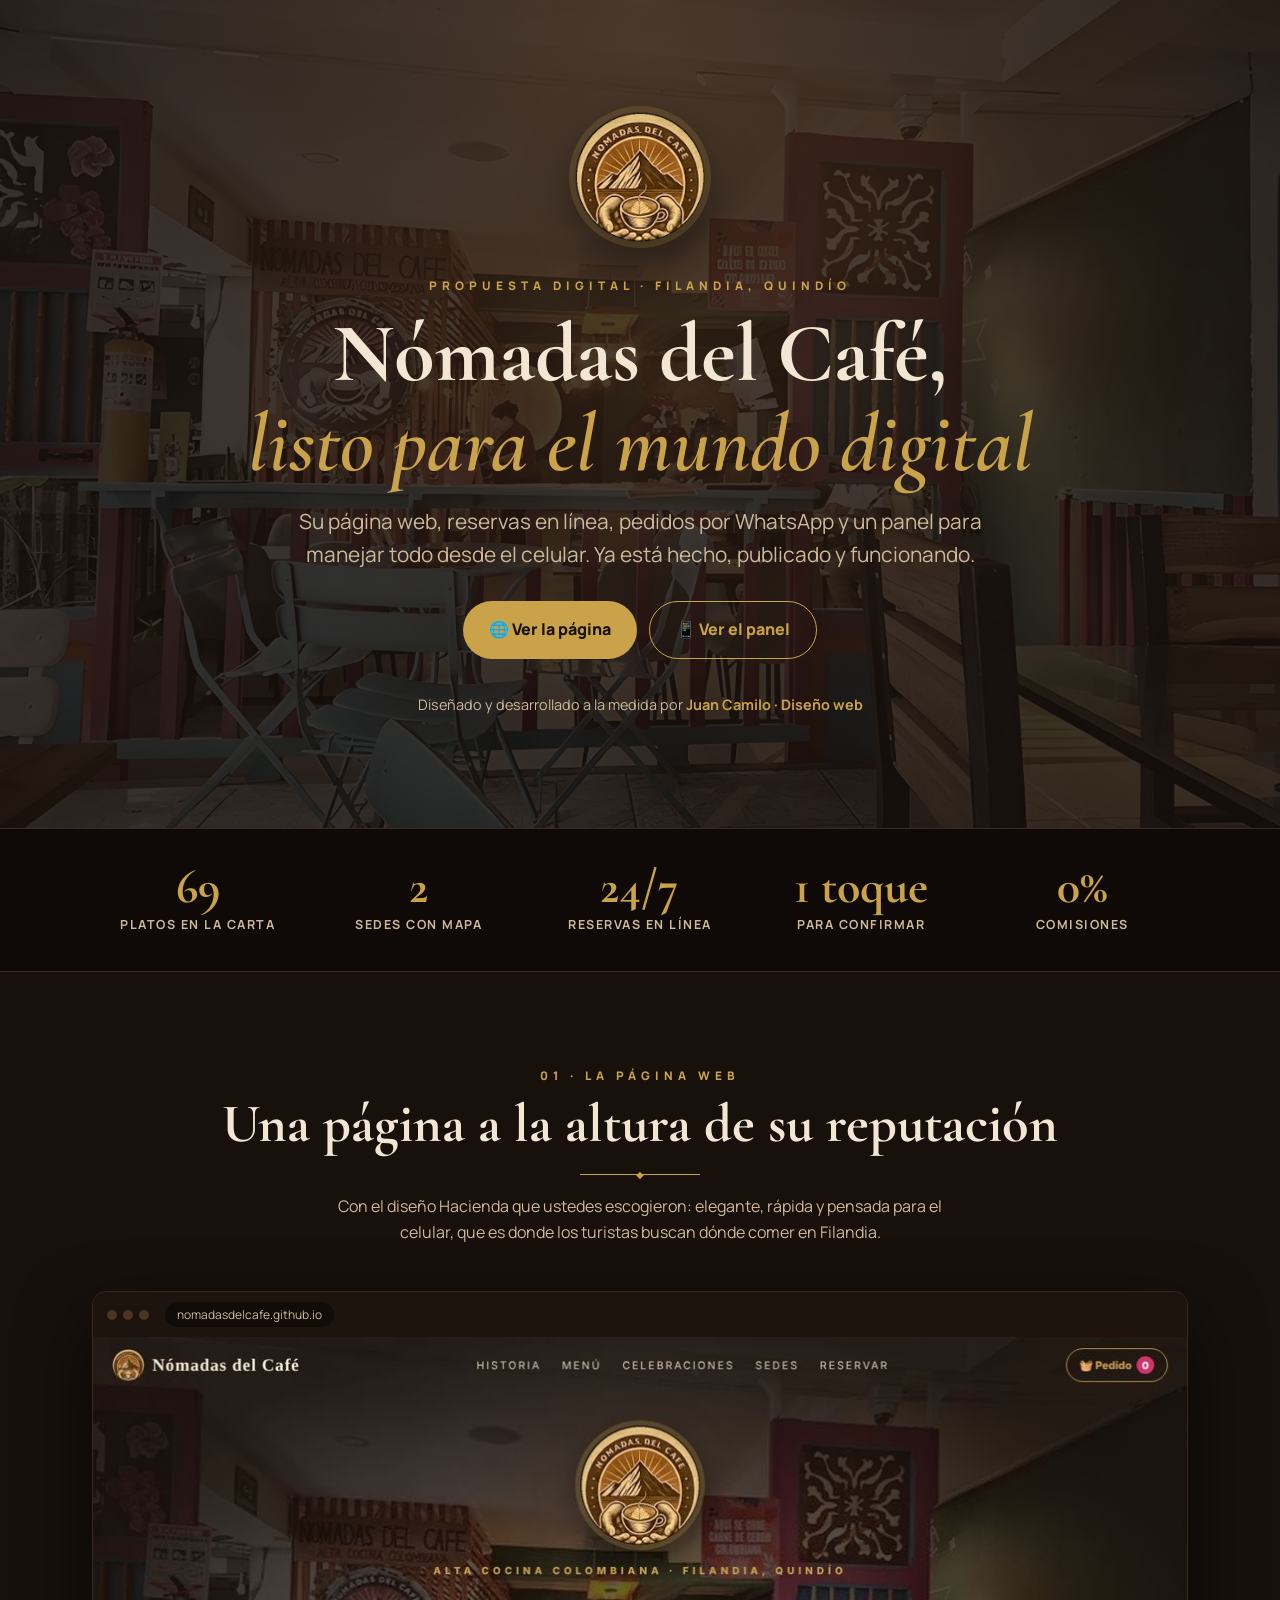
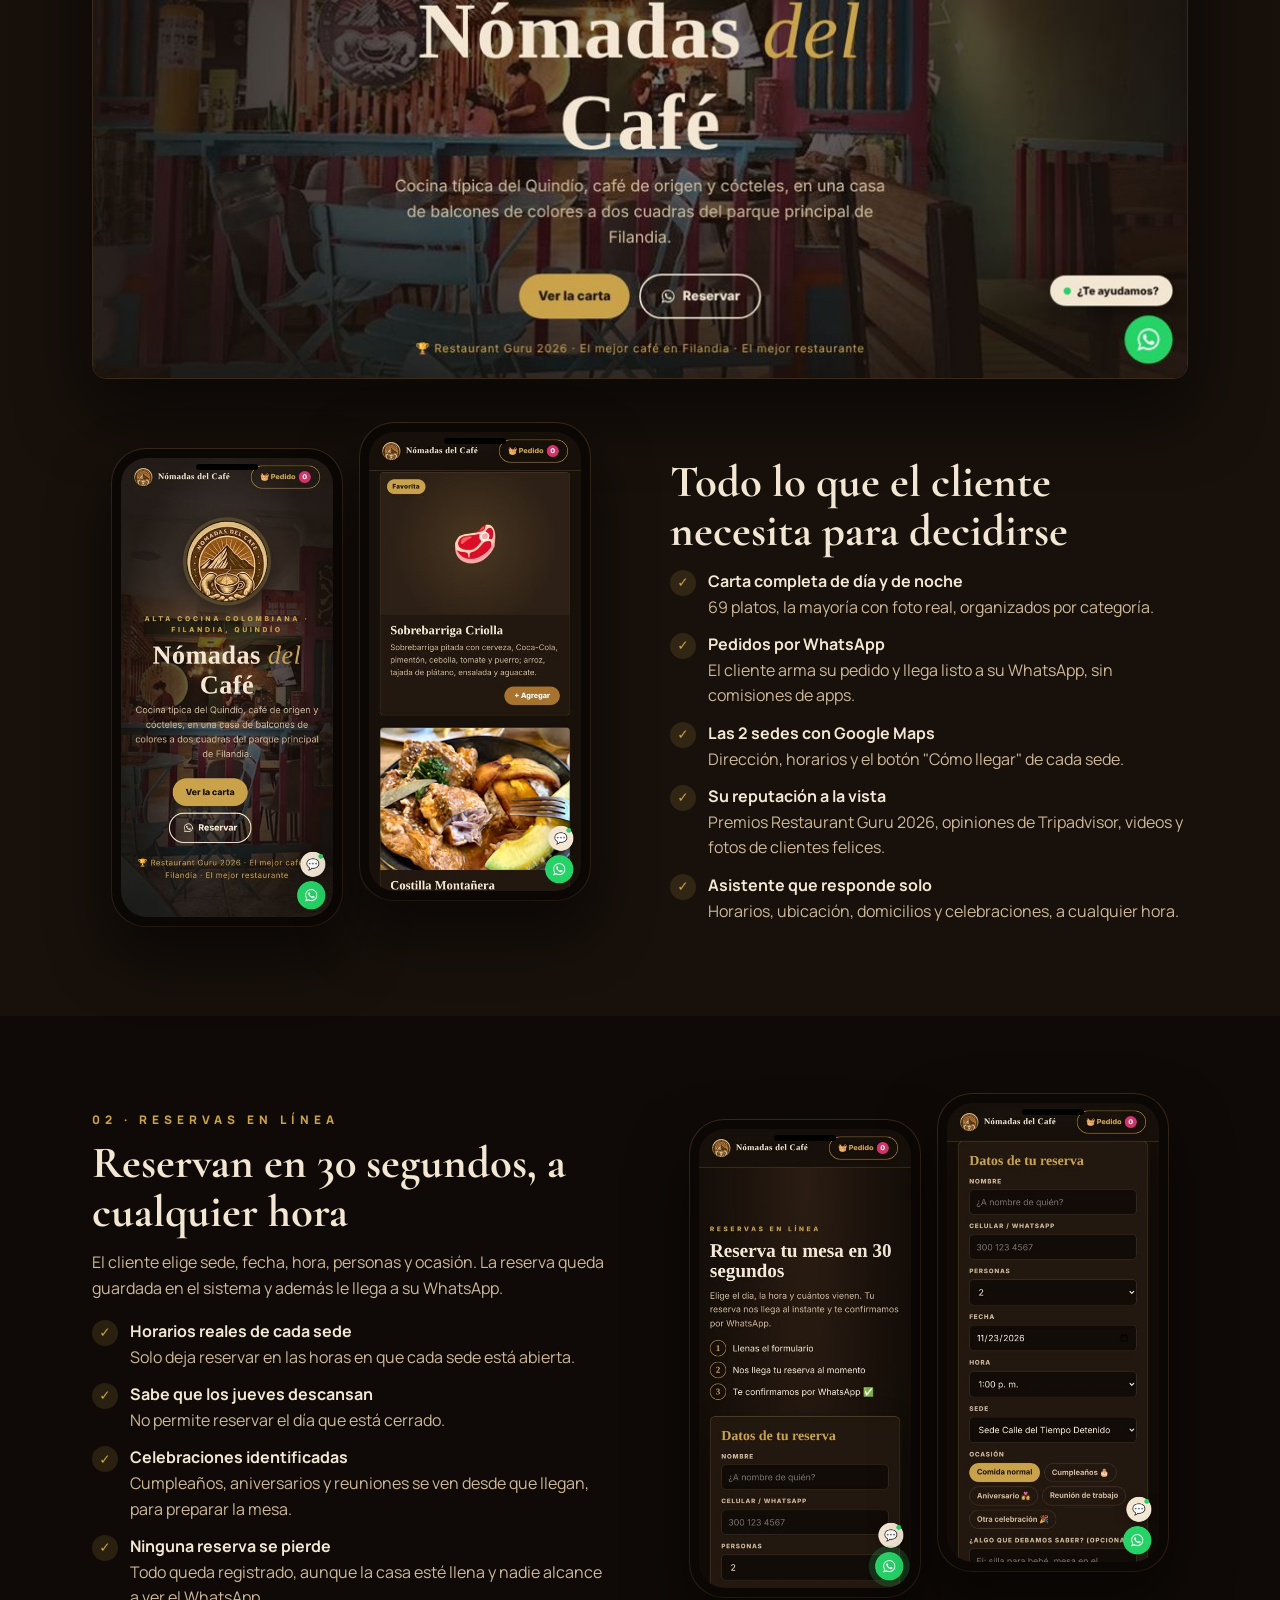
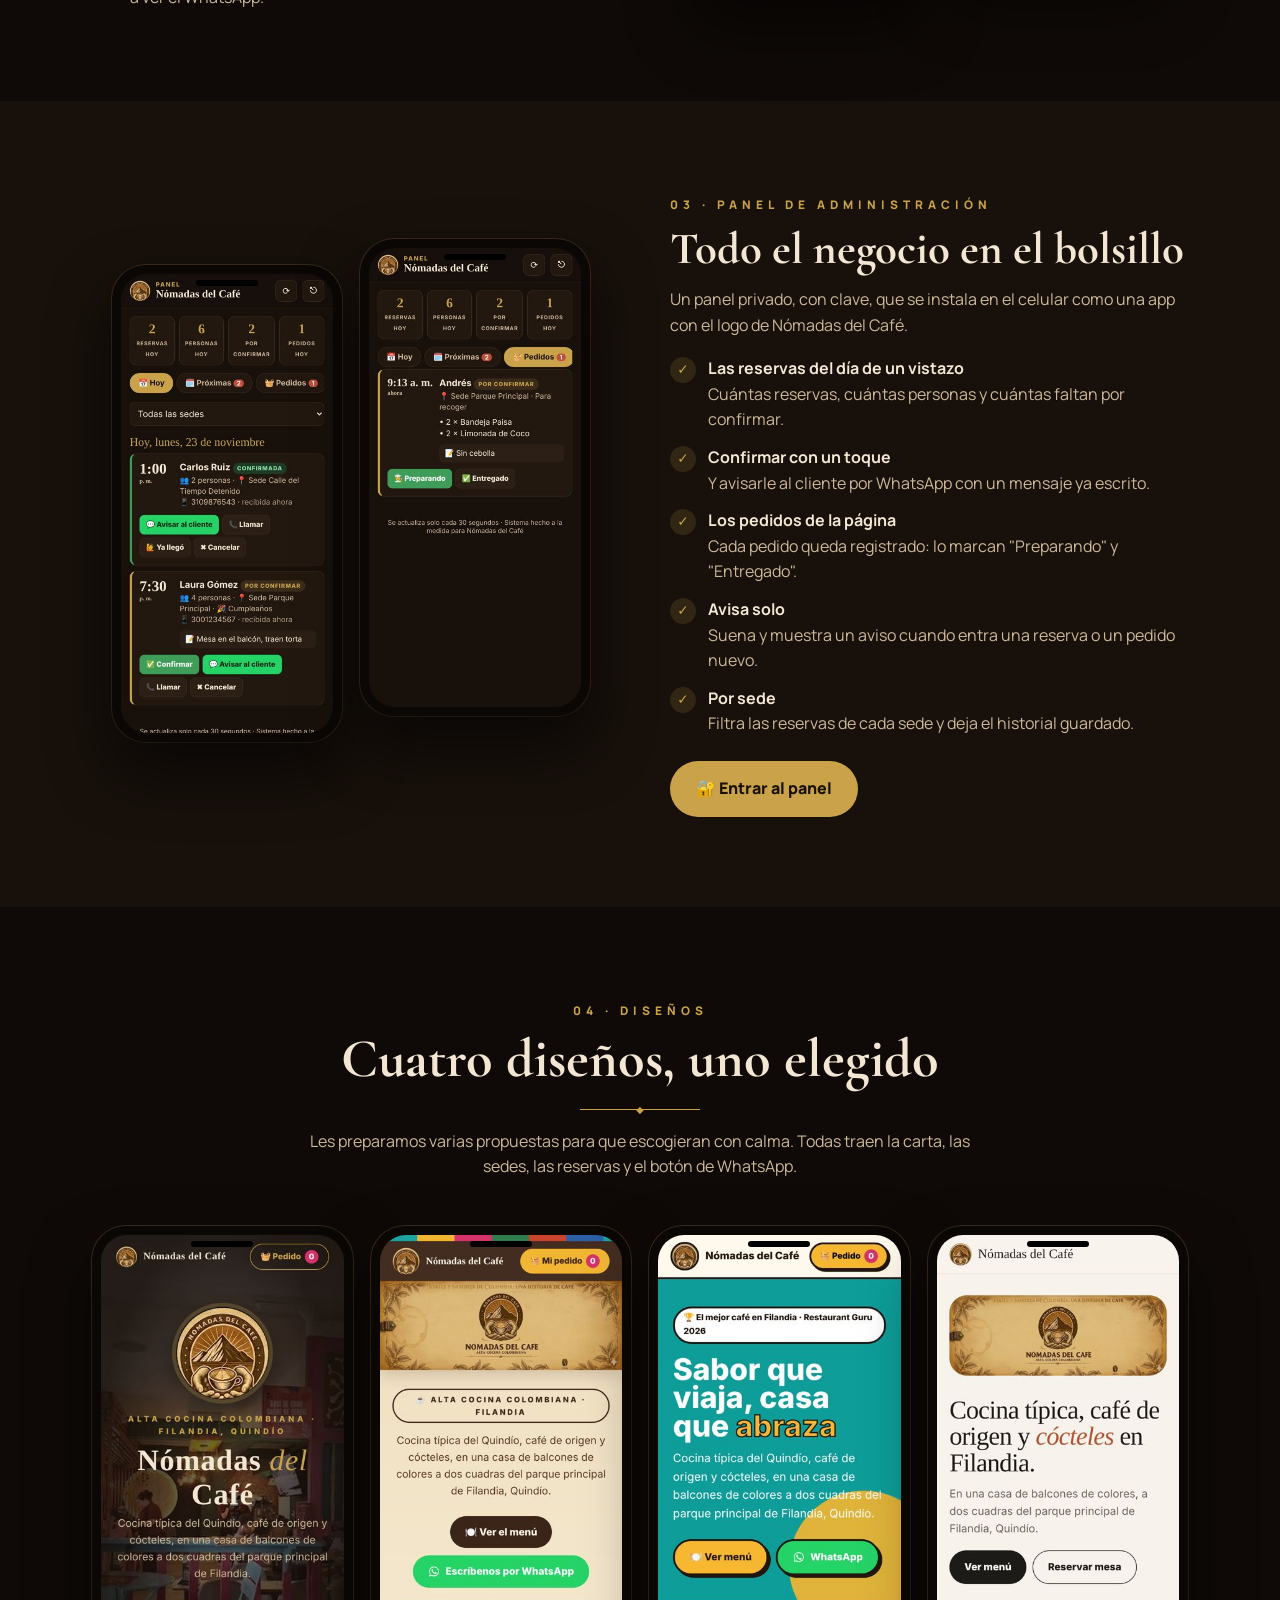
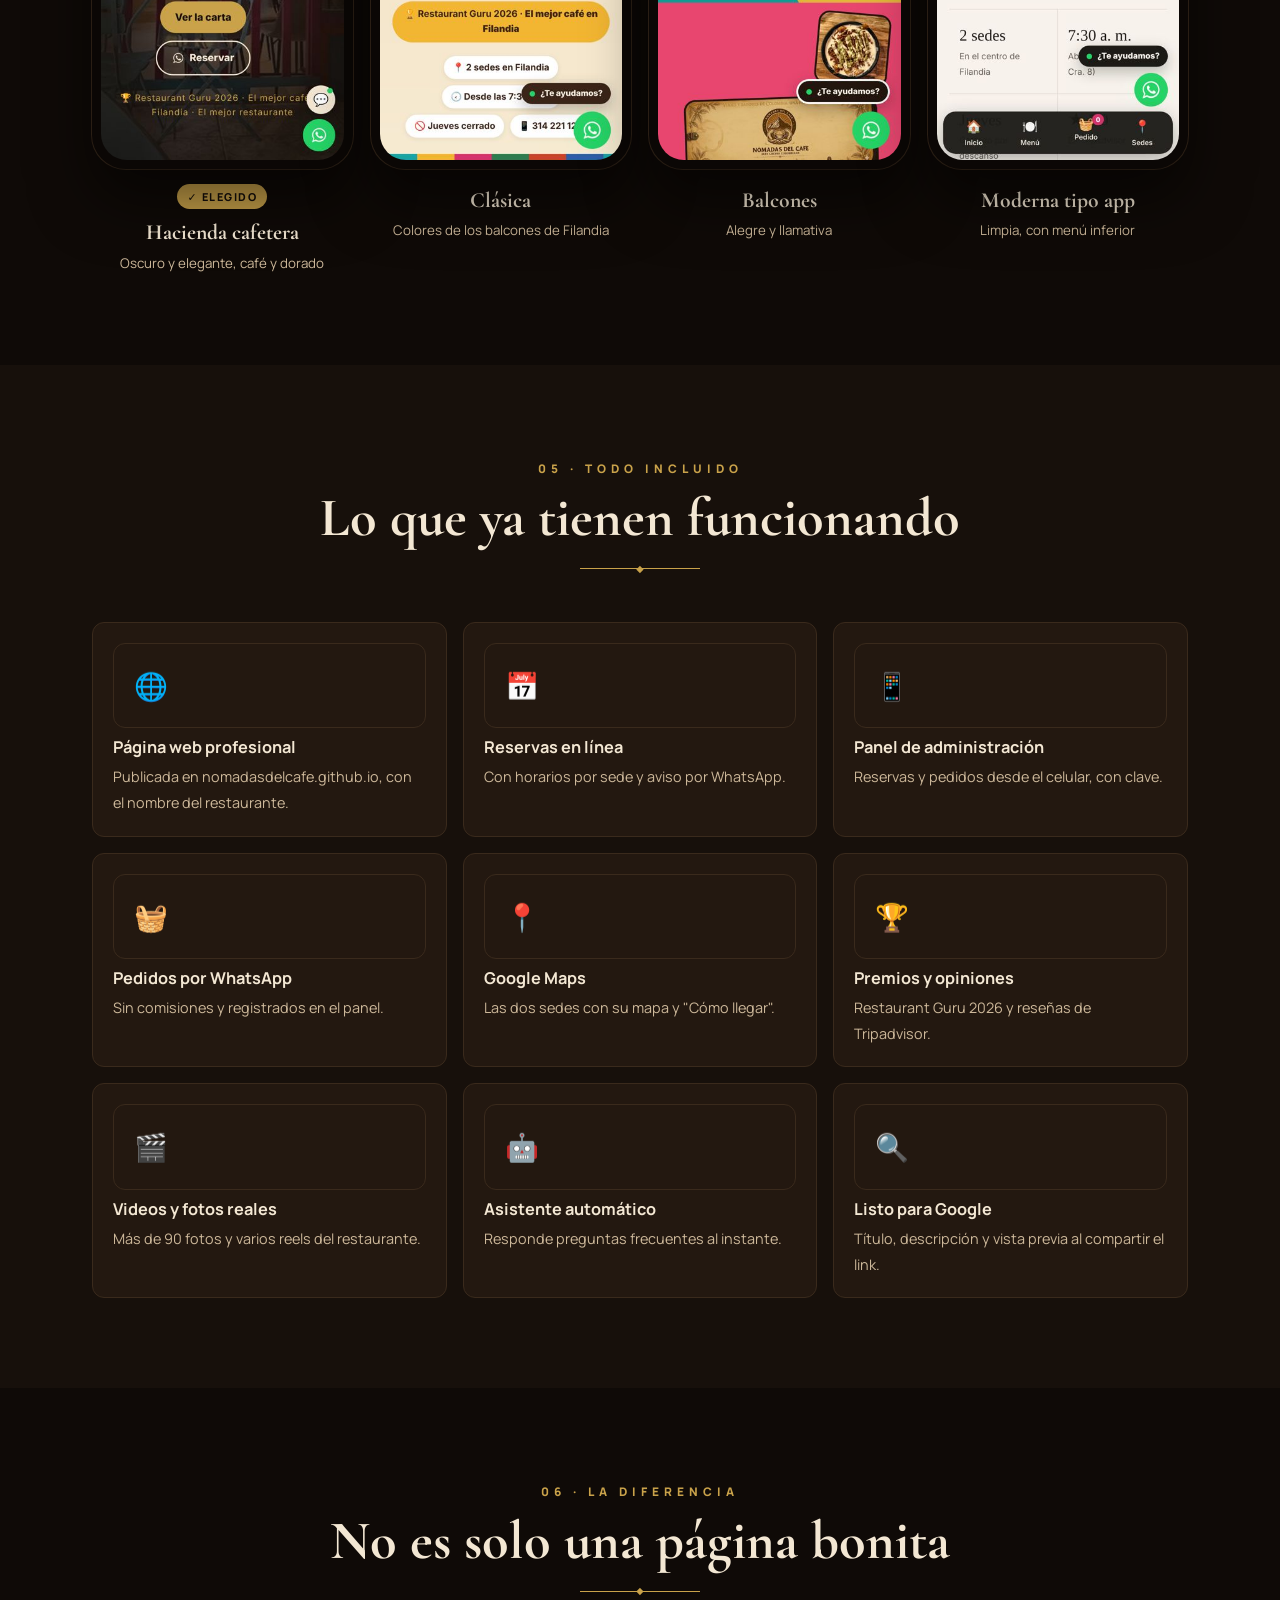
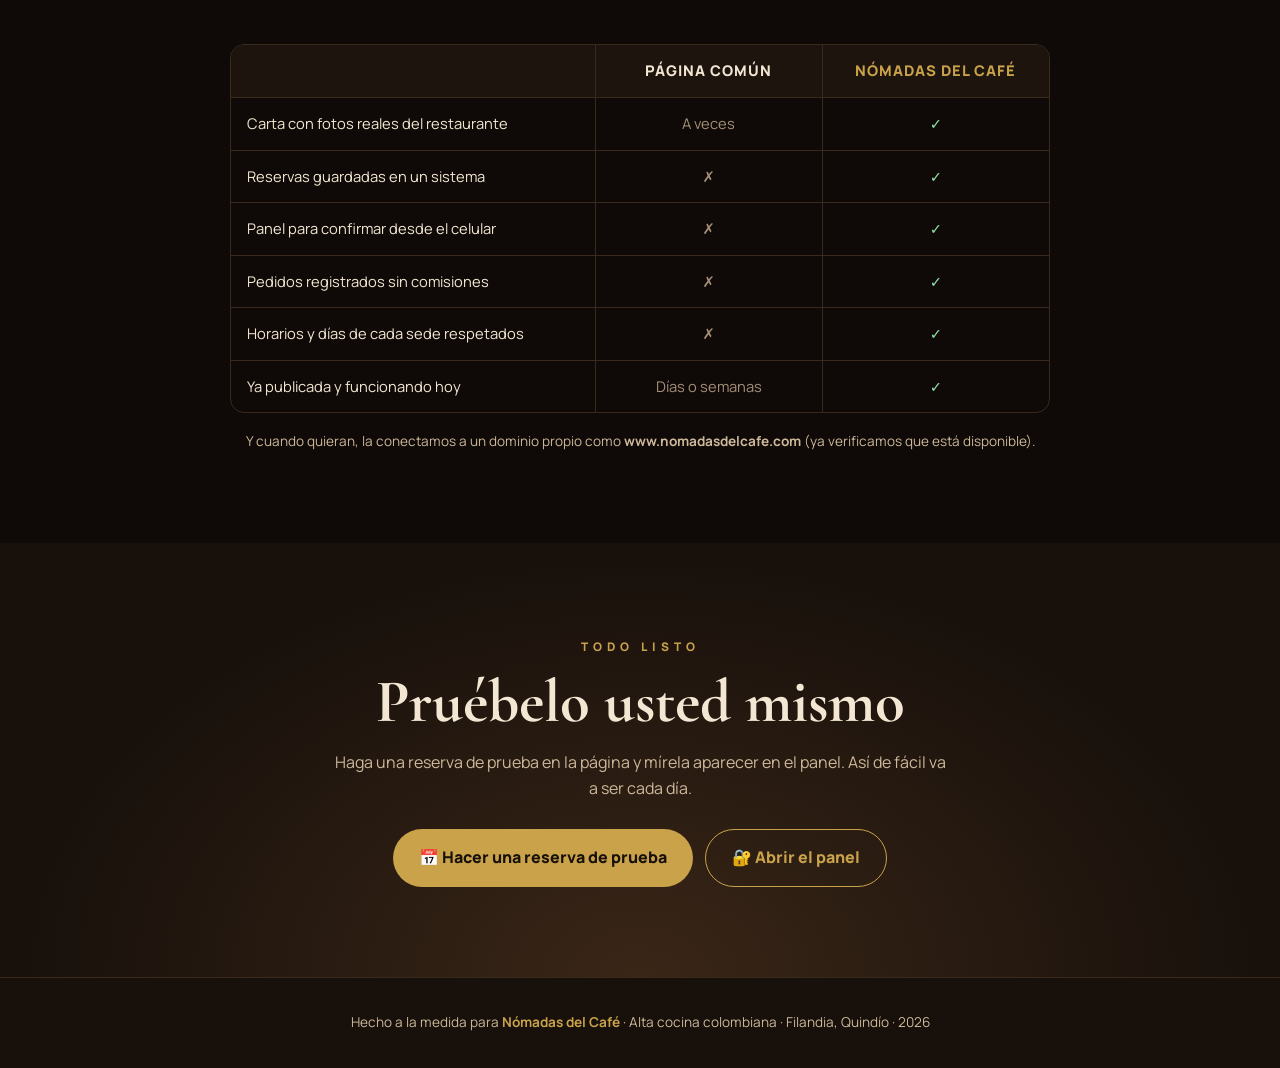
<file: presentacion/index.html>
<!DOCTYPE html>
<html lang="es">
<head>
<meta charset="UTF-8">
<meta name="viewport" content="width=device-width, initial-scale=1">
<title>Nómadas del Café · Su sistema digital completo</title>
<meta name="robots" content="noindex">
<meta name="description" content="Página web, reservas en línea, pedidos y panel de administración para Nómadas del Café, Filandia.">
<meta property="og:title" content="Nómadas del Café · Su sistema digital completo">
<meta property="og:description" content="Página web + reservas en línea + panel de administración, listo y funcionando.">
<meta property="og:image" content="https://nomadasdelcafe.github.io/presentacion/img/web-escritorio.jpg">
<meta name="theme-color" content="#17100b">
<link rel="icon" href="../opciones/img/logo-180.png">
<link rel="preconnect" href="https://fonts.googleapis.com"><link rel="preconnect" href="https://fonts.gstatic.com" crossorigin>
<link href="https://fonts.googleapis.com/css2?family=Cormorant+Garamond:ital,wght@0,600;0,700;1,600&family=Manrope:wght@400;600;700;800&display=swap" rel="stylesheet">
<style>
:root{--bg:#17100b;--bg2:#0f0a07;--card:#231810;--ink:#f3e7d3;--ink2:#cdb89a;--oro:#c9a24a;--verde:#25d366;--linea:#3a2a1c}
*{box-sizing:border-box;margin:0;padding:0}
html{scroll-behavior:smooth}
body{font-family:'Manrope',system-ui,sans-serif;background:var(--bg);color:var(--ink);line-height:1.6}
h1,h2,h3{font-family:'Cormorant Garamond',Georgia,serif;line-height:1.08}
a{color:inherit}
.wrap{max-width:1140px;margin:0 auto;padding:0 22px}
.k{display:inline-block;color:var(--oro);letter-spacing:5px;text-transform:uppercase;font-size:.74rem;font-weight:800}
.orna{display:block;width:120px;height:14px;margin:14px auto 0;background:linear-gradient(var(--oro),var(--oro)) center/100% 1px no-repeat}
.orna::after{content:"◆";display:block;text-align:center;color:var(--oro);font-size:.6rem;line-height:14px}
section{padding:90px 0}
.tit{text-align:center;margin-bottom:46px}
.tit h2{font-size:clamp(2.2rem,5vw,3.4rem);margin-top:8px}
.tit p{color:var(--ink2);max-width:660px;margin:12px auto 0}
.btn{display:inline-flex;align-items:center;gap:8px;padding:15px 26px;border-radius:999px;font-weight:800;text-decoration:none;transition:transform .15s}
.btn:hover{transform:translateY(-2px)}
.btn-oro{background:var(--oro);color:#17100b}
.btn-linea{border:1.5px solid var(--oro);color:var(--oro)}
.btn-wa{background:var(--verde);color:#0b2a16}
/* hero */
.hero{min-height:92vh;display:grid;place-items:center;text-align:center;position:relative;overflow:hidden;padding:60px 0;background:radial-gradient(ellipse at top,#3a2617 0%,var(--bg) 65%)}
.hero::before{content:"";position:absolute;inset:0;background:url(../opciones/img/f067.jpg) center/cover;opacity:.14;filter:grayscale(.3)}
.hero .wrap{position:relative}
.hero img.logo{width:130px;height:130px;border-radius:50%;box-shadow:0 0 0 6px rgba(201,162,74,.18),0 20px 50px rgba(0,0,0,.5);margin-bottom:22px}
.hero h1{font-size:clamp(2.6rem,7.5vw,5.2rem);margin:12px 0 16px}
.hero h1 i{color:var(--oro);font-weight:600}
.hero p{font-size:clamp(1.05rem,2.4vw,1.3rem);color:var(--ink2);max-width:720px;margin:0 auto 30px}
.hero .btns{display:flex;gap:12px;justify-content:center;flex-wrap:wrap}
.hero .por{margin-top:34px;color:var(--ink2);font-size:.9rem}
.hero .por b{color:var(--oro)}
/* numeros */
.nums{background:var(--bg2);border-top:1px solid var(--linea);border-bottom:1px solid var(--linea);padding:34px 0}
.nums .wrap{display:grid;grid-template-columns:repeat(5,1fr);gap:10px;text-align:center}
.nums b{display:block;font-family:'Cormorant Garamond';font-size:clamp(2rem,4.5vw,3rem);color:var(--oro);line-height:1}
.nums span{font-size:.78rem;color:var(--ink2);text-transform:uppercase;letter-spacing:1.5px;font-weight:700}
@media(max-width:760px){.nums .wrap{grid-template-columns:repeat(2,1fr);gap:22px}.nums div:last-child{grid-column:span 2}}
/* bloques */
.bloque{display:grid;grid-template-columns:1fr 1fr;gap:60px;align-items:center}
.bloque.inv .media{order:2}
.bloque h3{font-size:clamp(2rem,4.2vw,2.8rem);margin:8px 0 14px}
.bloque p.lead{color:var(--ink2);margin-bottom:18px}
.lista{list-style:none;display:grid;gap:12px}
.lista li{display:flex;gap:12px;align-items:flex-start}
.lista li::before{content:"✓";flex:0 0 26px;height:26px;border-radius:50%;background:rgba(201,162,74,.15);color:var(--oro);display:grid;place-items:center;font-weight:800;font-size:.85rem;margin-top:1px}
.lista b{color:var(--ink)}
.lista span{color:var(--ink2)}
@media(max-width:880px){.bloque{grid-template-columns:1fr;gap:34px}.bloque.inv .media{order:0}}
/* celulares */
.cels{display:flex;gap:18px;justify-content:center;align-items:flex-end}
.cel{width:230px;border-radius:34px;background:#0b0705;padding:9px;box-shadow:0 30px 60px rgba(0,0,0,.55),0 0 0 1px #3a2a1c;position:relative;flex:0 0 auto}
.cel::before{content:"";position:absolute;top:15px;left:50%;transform:translateX(-50%);width:62px;height:6px;border-radius:9px;background:#000;z-index:2}
.cel img{width:100%;aspect-ratio:390/844;object-fit:cover;object-position:top;border-radius:26px;display:block}
.cel.peq{width:200px}
.cel.alto{transform:translateY(-26px)}
.cel figcaption{position:absolute;bottom:-34px;left:0;right:0;text-align:center;font-size:.8rem;color:var(--ink2);font-weight:700}
@media(max-width:560px){.cel{width:46vw}.cel.peq{width:44vw}.cels{gap:10px}}
.pc{border-radius:14px;overflow:hidden;box-shadow:0 30px 70px rgba(0,0,0,.55);border:1px solid var(--linea);background:#0b0705}
.pc .barra{display:flex;gap:6px;padding:10px 14px;background:#1d140d;align-items:center}
.pc .barra i{width:10px;height:10px;border-radius:50%;background:#4a3622}
.pc .barra span{margin-left:10px;font-size:.75rem;color:var(--ink2);background:#120c08;padding:3px 12px;border-radius:999px}
.pc img{display:block;width:100%}
.fondo2{background:var(--bg2)}
/* comparativa */
.comp{max-width:820px;margin:0 auto;border:1px solid var(--linea);border-radius:14px;overflow:hidden}
.comp .f{display:grid;grid-template-columns:1.6fr 1fr 1fr;border-bottom:1px solid var(--linea)}
.comp .f:last-child{border-bottom:0}
.comp .f>div{padding:14px 16px;font-size:.92rem}
.comp .f>div+div{text-align:center;border-left:1px solid var(--linea)}
.comp .cab{background:#1d140d;font-weight:800;font-size:.8rem;letter-spacing:1px;text-transform:uppercase}
.comp .cab>div:nth-child(3){color:var(--oro)}
.si{color:#8fe0a5;font-weight:800}.no{color:#a58f78}
/* disenos */
.dis{display:grid;grid-template-columns:repeat(4,1fr);gap:26px 18px}
.dis a{text-decoration:none;text-align:center;display:block}
.dis .cel{width:100%;margin-bottom:14px}
.dis b{display:block;font-family:'Cormorant Garamond';font-size:1.35rem}
.dis small{color:var(--ink2)}
.dis .elegido{display:inline-block;background:var(--oro);color:#17100b;font-size:.68rem;font-weight:800;letter-spacing:1.5px;text-transform:uppercase;padding:4px 10px;border-radius:999px;margin-bottom:6px}
@media(max-width:860px){.dis{grid-template-columns:repeat(2,1fr)}}
/* todo incluido */
.inc{display:grid;grid-template-columns:repeat(3,1fr);gap:16px}
.inc div{background:var(--card);border:1px solid var(--linea);border-radius:12px;padding:20px}
.inc .i{font-size:1.7rem}
.inc b{display:block;margin:6px 0 4px;font-size:1.02rem}
.inc span{color:var(--ink2);font-size:.9rem}
@media(max-width:860px){.inc{grid-template-columns:1fr 1fr}}
@media(max-width:520px){.inc{grid-template-columns:1fr}}
.cta{text-align:center;background:radial-gradient(ellipse at bottom,#3a2617,var(--bg) 70%)}
.cta h2{font-size:clamp(2.3rem,6vw,3.8rem);margin:10px 0 16px}
.cta p{color:var(--ink2);max-width:620px;margin:0 auto 28px}
.cta .btns{display:flex;gap:12px;justify-content:center;flex-wrap:wrap}
footer{text-align:center;padding:34px 20px;color:var(--ink2);font-size:.85rem;border-top:1px solid var(--linea)}
footer b{color:var(--oro)}
.nota{max-width:820px;margin:18px auto 0;color:var(--ink2);font-size:.85rem;text-align:center}
</style>
</head>
<body>

<section class="hero">
  <div class="wrap">
    <img class="logo" src="../opciones/img/logo-600.png" alt="Logo Nómadas del Café">
    <div><span class="k">Propuesta digital · Filandia, Quindío</span></div>
    <h1>Nómadas del Café,<br><i>listo para el mundo digital</i></h1>
    <p>Su página web, reservas en línea, pedidos por WhatsApp y un panel para manejar todo desde el celular. Ya está hecho, publicado y funcionando.</p>
    <div class="btns">
      <a class="btn btn-oro" href="https://nomadasdelcafe.github.io/" target="_blank" rel="noopener">🌐 Ver la página</a>
      <a class="btn btn-linea" href="#panel">📱 Ver el panel</a>
    </div>
    <div class="por">Diseñado y desarrollado a la medida por <b>Juan Camilo · Diseño web</b></div>
  </div>
</section>

<div class="nums"><div class="wrap">
  <div><b>69</b><span>Platos en la carta</span></div>
  <div><b>2</b><span>Sedes con mapa</span></div>
  <div><b>24/7</b><span>Reservas en línea</span></div>
  <div><b>1 toque</b><span>Para confirmar</span></div>
  <div><b>0%</b><span>Comisiones</span></div>
</div></div>

<section>
  <div class="wrap">
    <div class="tit"><span class="k">01 · La página web</span><h2>Una página a la altura de su reputación</h2><span class="orna"></span>
      <p>Con el diseño Hacienda que ustedes escogieron: elegante, rápida y pensada para el celular, que es donde los turistas buscan dónde comer en Filandia.</p></div>
    <div class="pc"><div class="barra"><i></i><i></i><i></i><span>nomadasdelcafe.github.io</span></div><img src="img/web-escritorio.jpg" alt="Página web de Nómadas del Café en computador" loading="lazy"></div>
    <div class="bloque" style="margin-top:70px">
      <div class="media"><div class="cels"><figure class="cel"><img src="img/m-inicio.jpg" alt="Inicio en celular" loading="lazy"></figure><figure class="cel alto"><img src="img/m-platos.jpg" alt="Carta en celular" loading="lazy"></figure></div></div>
      <div>
        <h3>Todo lo que el cliente necesita para decidirse</h3>
        <ul class="lista">
          <li><div><b>Carta completa de día y de noche</b><br><span>69 platos, la mayoría con foto real, organizados por categoría.</span></div></li>
          <li><div><b>Pedidos por WhatsApp</b><br><span>El cliente arma su pedido y llega listo a su WhatsApp, sin comisiones de apps.</span></div></li>
          <li><div><b>Las 2 sedes con Google Maps</b><br><span>Dirección, horarios y el botón "Cómo llegar" de cada sede.</span></div></li>
          <li><div><b>Su reputación a la vista</b><br><span>Premios Restaurant Guru 2026, opiniones de Tripadvisor, videos y fotos de clientes felices.</span></div></li>
          <li><div><b>Asistente que responde solo</b><br><span>Horarios, ubicación, domicilios y celebraciones, a cualquier hora.</span></div></li>
        </ul>
      </div>
    </div>
  </div>
</section>

<section class="fondo2" id="reservas">
  <div class="wrap bloque inv">
    <div class="media"><div class="cels"><figure class="cel"><img src="img/m-reserva.jpg" alt="Reservas en línea" loading="lazy"></figure><figure class="cel alto"><img src="img/m-reserva2.jpg" alt="Formulario de reserva" loading="lazy"></figure></div></div>
    <div>
      <span class="k">02 · Reservas en línea</span>
      <h3>Reservan en 30 segundos, a cualquier hora</h3>
      <p class="lead">El cliente elige sede, fecha, hora, personas y ocasión. La reserva queda guardada en el sistema y además le llega a su WhatsApp.</p>
      <ul class="lista">
        <li><div><b>Horarios reales de cada sede</b><br><span>Solo deja reservar en las horas en que cada sede está abierta.</span></div></li>
        <li><div><b>Sabe que los jueves descansan</b><br><span>No permite reservar el día que está cerrado.</span></div></li>
        <li><div><b>Celebraciones identificadas</b><br><span>Cumpleaños, aniversarios y reuniones se ven desde que llegan, para preparar la mesa.</span></div></li>
        <li><div><b>Ninguna reserva se pierde</b><br><span>Todo queda registrado, aunque la casa esté llena y nadie alcance a ver el WhatsApp.</span></div></li>
      </ul>
    </div>
  </div>
</section>

<section id="panel">
  <div class="wrap bloque">
    <div class="media"><div class="cels"><figure class="cel"><img src="img/m-panel.jpg" alt="Panel de reservas" loading="lazy"></figure><figure class="cel alto"><img src="img/m-pedidos.jpg" alt="Panel de pedidos" loading="lazy"></figure></div></div>
    <div>
      <span class="k">03 · Panel de administración</span>
      <h3>Todo el negocio en el bolsillo</h3>
      <p class="lead">Un panel privado, con clave, que se instala en el celular como una app con el logo de Nómadas del Café.</p>
      <ul class="lista">
        <li><div><b>Las reservas del día de un vistazo</b><br><span>Cuántas reservas, cuántas personas y cuántas faltan por confirmar.</span></div></li>
        <li><div><b>Confirmar con un toque</b><br><span>Y avisarle al cliente por WhatsApp con un mensaje ya escrito.</span></div></li>
        <li><div><b>Los pedidos de la página</b><br><span>Cada pedido queda registrado: lo marcan "Preparando" y "Entregado".</span></div></li>
        <li><div><b>Avisa solo</b><br><span>Suena y muestra un aviso cuando entra una reserva o un pedido nuevo.</span></div></li>
        <li><div><b>Por sede</b><br><span>Filtra las reservas de cada sede y deja el historial guardado.</span></div></li>
      </ul>
      <div style="margin-top:24px"><a class="btn btn-oro" href="https://nomadasdelcafe.github.io/panel/" target="_blank" rel="noopener">🔐 Entrar al panel</a></div>
    </div>
  </div>
</section>

<section class="fondo2">
  <div class="wrap">
    <div class="tit"><span class="k">04 · Diseños</span><h2>Cuatro diseños, uno elegido</h2><span class="orna"></span>
      <p>Les preparamos varias propuestas para que escogieran con calma. Todas traen la carta, las sedes, las reservas y el botón de WhatsApp.</p></div>
    <div class="dis">
      <a href="https://nomadasdelcafe.github.io/" target="_blank" rel="noopener"><figure class="cel"><img src="img/m-inicio.jpg" alt="Diseño Hacienda" loading="lazy"></figure><span class="elegido">✓ Elegido</span><b>Hacienda cafetera</b><small>Oscuro y elegante, café y dorado</small></a>
      <a href="../opciones/opcion-1.html" target="_blank" rel="noopener"><figure class="cel"><img src="img/m-op1.jpg" alt="Diseño Clásico" loading="lazy"></figure><b>Clásica</b><small>Colores de los balcones de Filandia</small></a>
      <a href="../opciones/opcion-3.html" target="_blank" rel="noopener"><figure class="cel"><img src="img/m-op3.jpg" alt="Diseño Balcones" loading="lazy"></figure><b>Balcones</b><small>Alegre y llamativa</small></a>
      <a href="../opciones/opcion-4.html" target="_blank" rel="noopener"><figure class="cel"><img src="img/m-op4.jpg" alt="Diseño Moderno" loading="lazy"></figure><b>Moderna tipo app</b><small>Limpia, con menú inferior</small></a>
    </div>
  </div>
</section>

<section>
  <div class="wrap">
    <div class="tit"><span class="k">05 · Todo incluido</span><h2>Lo que ya tienen funcionando</h2><span class="orna"></span></div>
    <div class="inc">
      <div><div class="i">🌐</div><b>Página web profesional</b><span>Publicada en nomadasdelcafe.github.io, con el nombre del restaurante.</span></div>
      <div><div class="i">📅</div><b>Reservas en línea</b><span>Con horarios por sede y aviso por WhatsApp.</span></div>
      <div><div class="i">📱</div><b>Panel de administración</b><span>Reservas y pedidos desde el celular, con clave.</span></div>
      <div><div class="i">🧺</div><b>Pedidos por WhatsApp</b><span>Sin comisiones y registrados en el panel.</span></div>
      <div><div class="i">📍</div><b>Google Maps</b><span>Las dos sedes con su mapa y "Cómo llegar".</span></div>
      <div><div class="i">🏆</div><b>Premios y opiniones</b><span>Restaurant Guru 2026 y reseñas de Tripadvisor.</span></div>
      <div><div class="i">🎬</div><b>Videos y fotos reales</b><span>Más de 90 fotos y varios reels del restaurante.</span></div>
      <div><div class="i">🤖</div><b>Asistente automático</b><span>Responde preguntas frecuentes al instante.</span></div>
      <div><div class="i">🔍</div><b>Listo para Google</b><span>Título, descripción y vista previa al compartir el link.</span></div>
    </div>
  </div>
</section>

<section class="fondo2">
  <div class="wrap">
    <div class="tit"><span class="k">06 · La diferencia</span><h2>No es solo una página bonita</h2><span class="orna"></span></div>
    <div class="comp">
      <div class="f cab"><div></div><div>Página común</div><div>Nómadas del Café</div></div>
      <div class="f"><div>Carta con fotos reales del restaurante</div><div class="no">A veces</div><div class="si">✓</div></div>
      <div class="f"><div>Reservas guardadas en un sistema</div><div class="no">✗</div><div class="si">✓</div></div>
      <div class="f"><div>Panel para confirmar desde el celular</div><div class="no">✗</div><div class="si">✓</div></div>
      <div class="f"><div>Pedidos registrados sin comisiones</div><div class="no">✗</div><div class="si">✓</div></div>
      <div class="f"><div>Horarios y días de cada sede respetados</div><div class="no">✗</div><div class="si">✓</div></div>
      <div class="f"><div>Ya publicada y funcionando hoy</div><div class="no">Días o semanas</div><div class="si">✓</div></div>
    </div>
    <p class="nota">Y cuando quieran, la conectamos a un dominio propio como <b>www.nomadasdelcafe.com</b> (ya verificamos que está disponible).</p>
  </div>
</section>

<section class="cta">
  <div class="wrap">
    <span class="k">Todo listo</span>
    <h2>Pruébelo usted mismo</h2>
    <p>Haga una reserva de prueba en la página y mírela aparecer en el panel. Así de fácil va a ser cada día.</p>
    <div class="btns">
      <a class="btn btn-oro" href="https://nomadasdelcafe.github.io/#reservar" target="_blank" rel="noopener">📅 Hacer una reserva de prueba</a>
      <a class="btn btn-linea" href="https://nomadasdelcafe.github.io/panel/" target="_blank" rel="noopener">🔐 Abrir el panel</a>
    </div>
  </div>
</section>

<footer>Hecho a la medida para <b>Nómadas del Café</b> · Alta cocina colombiana · Filandia, Quindío · 2026</footer>
</body>
</html>
</file>
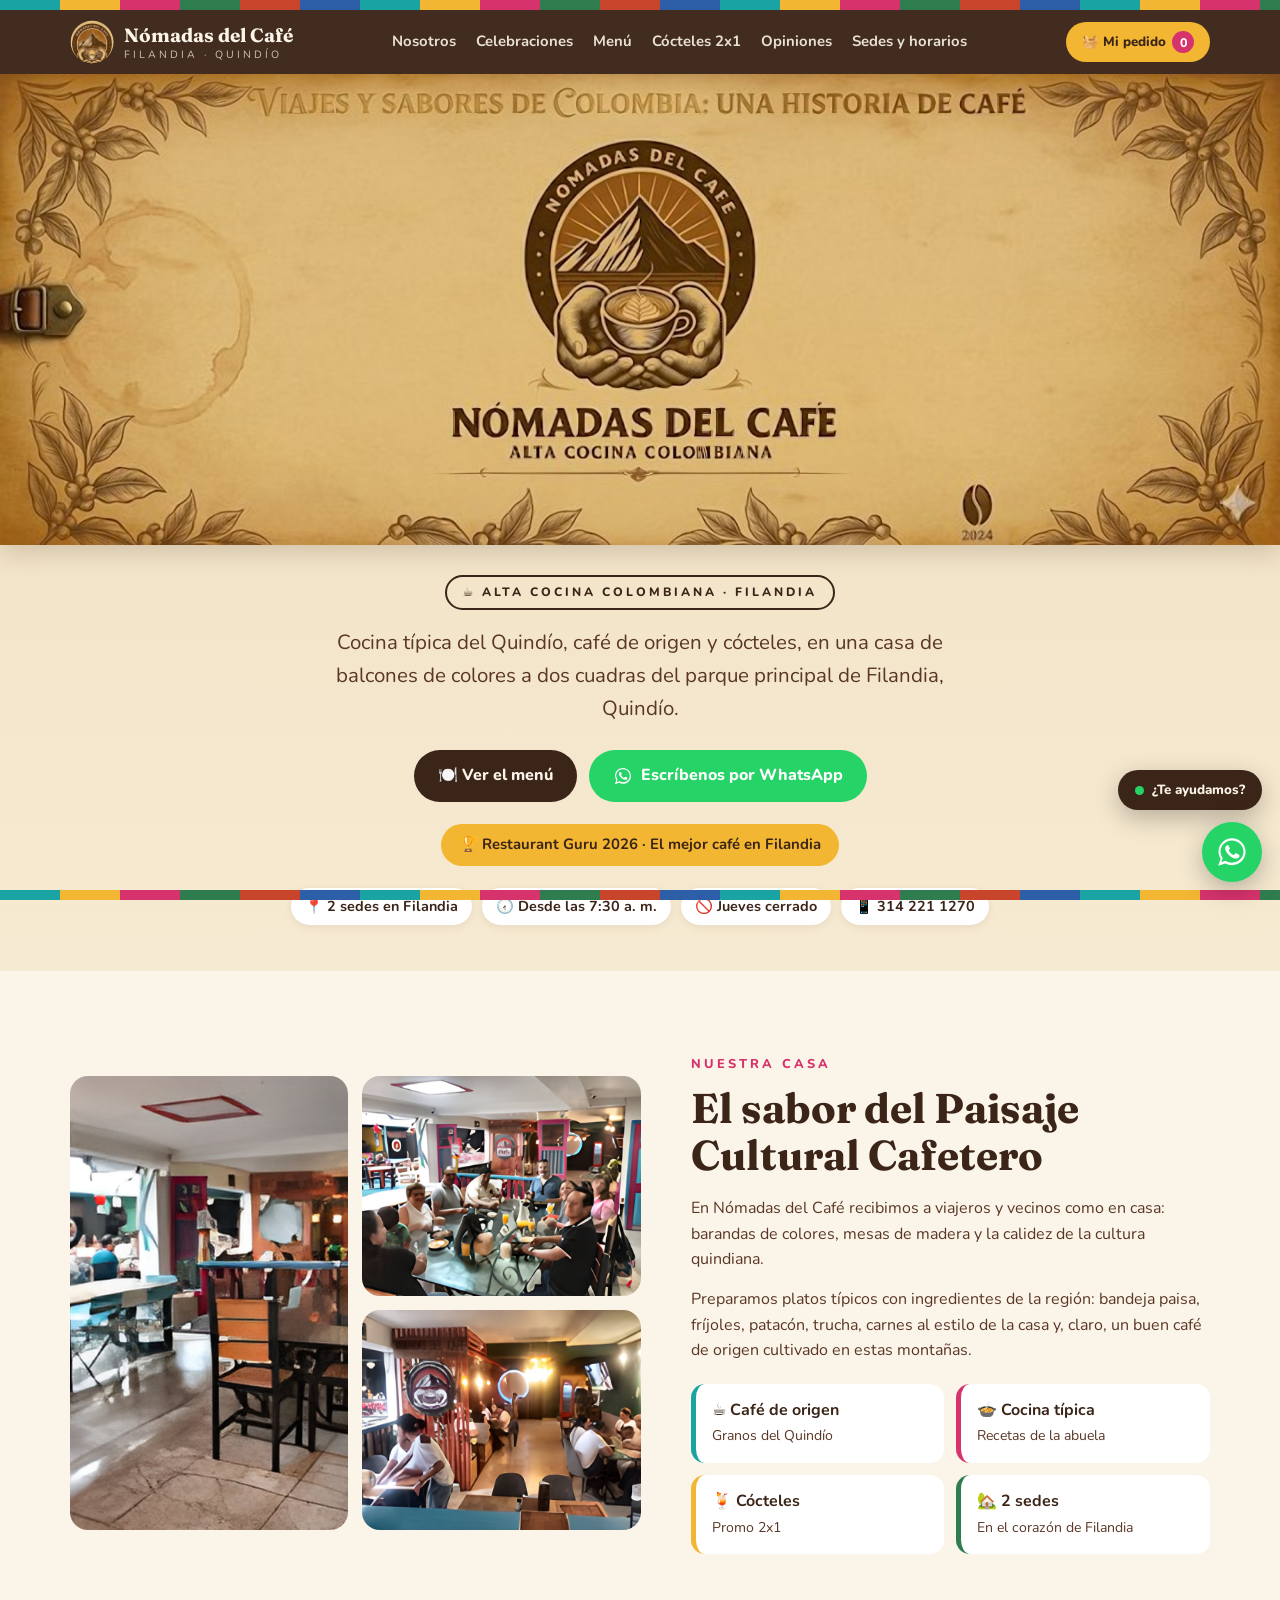
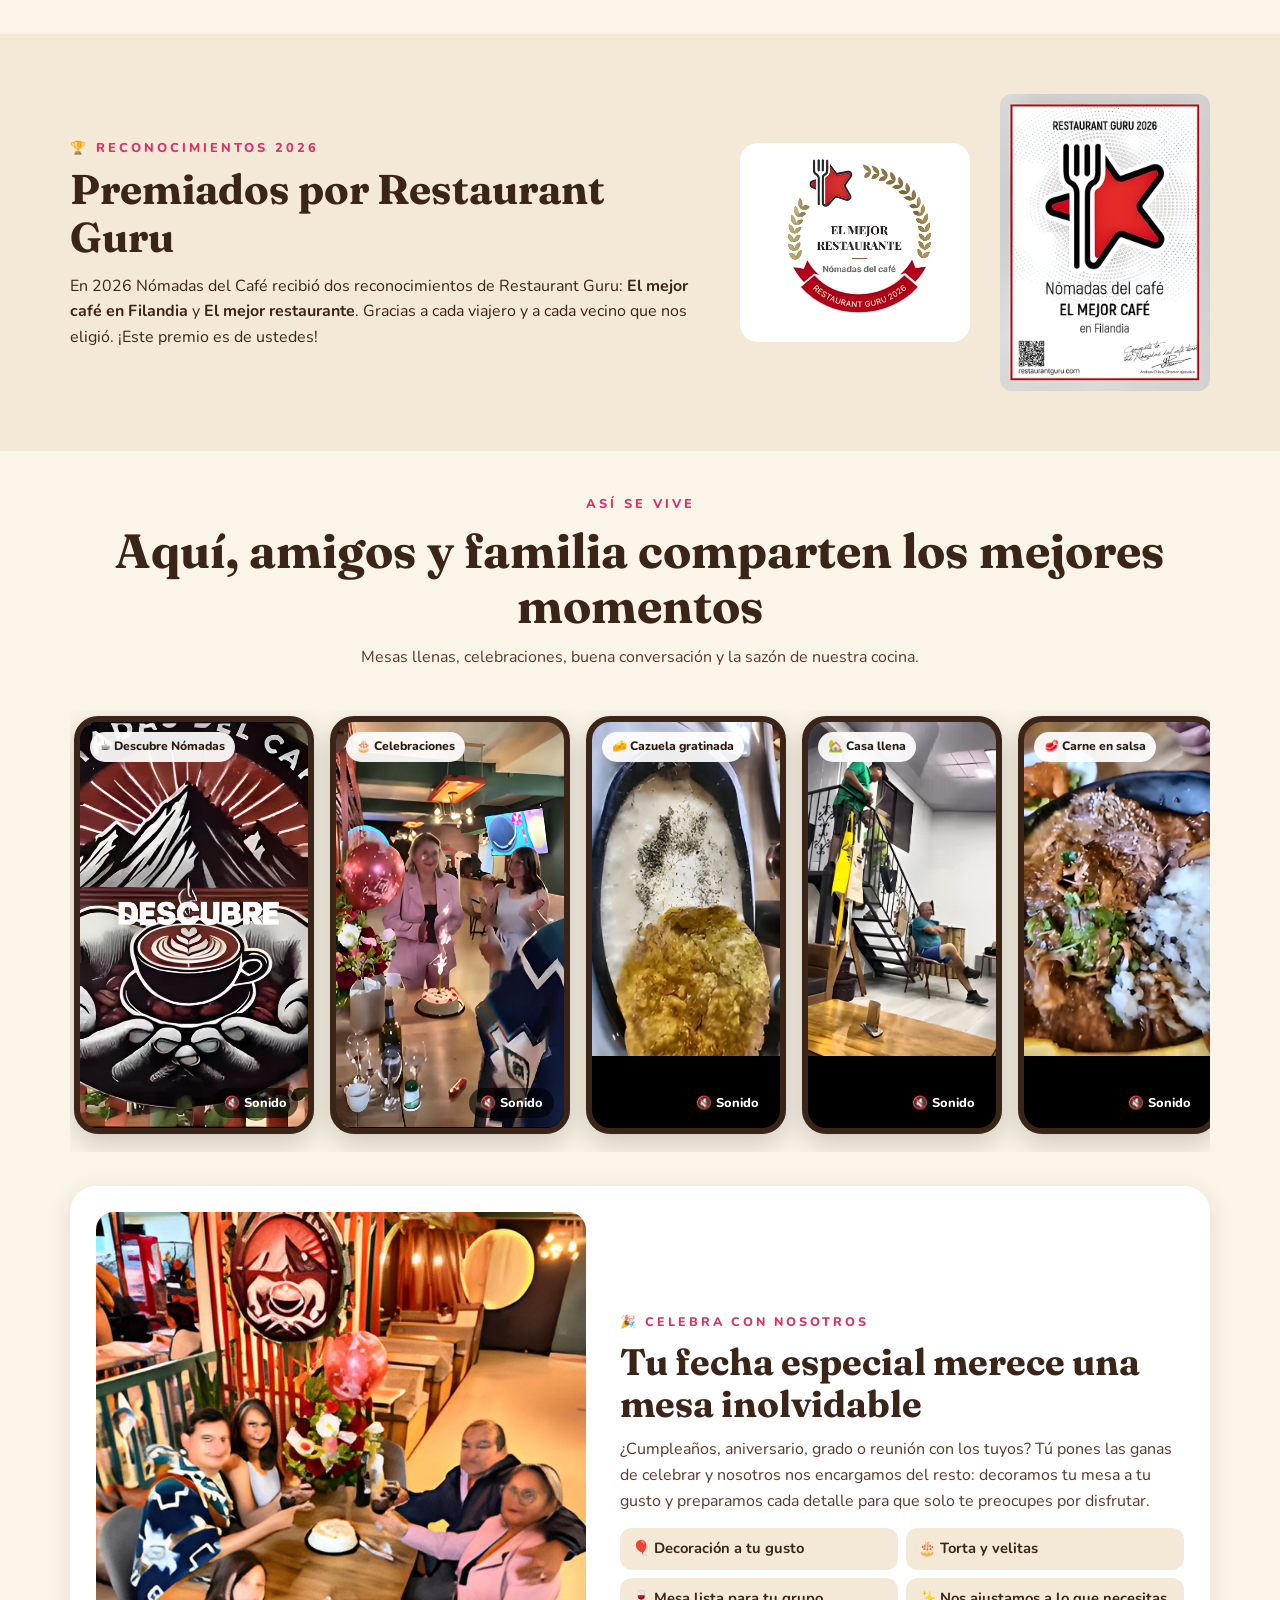
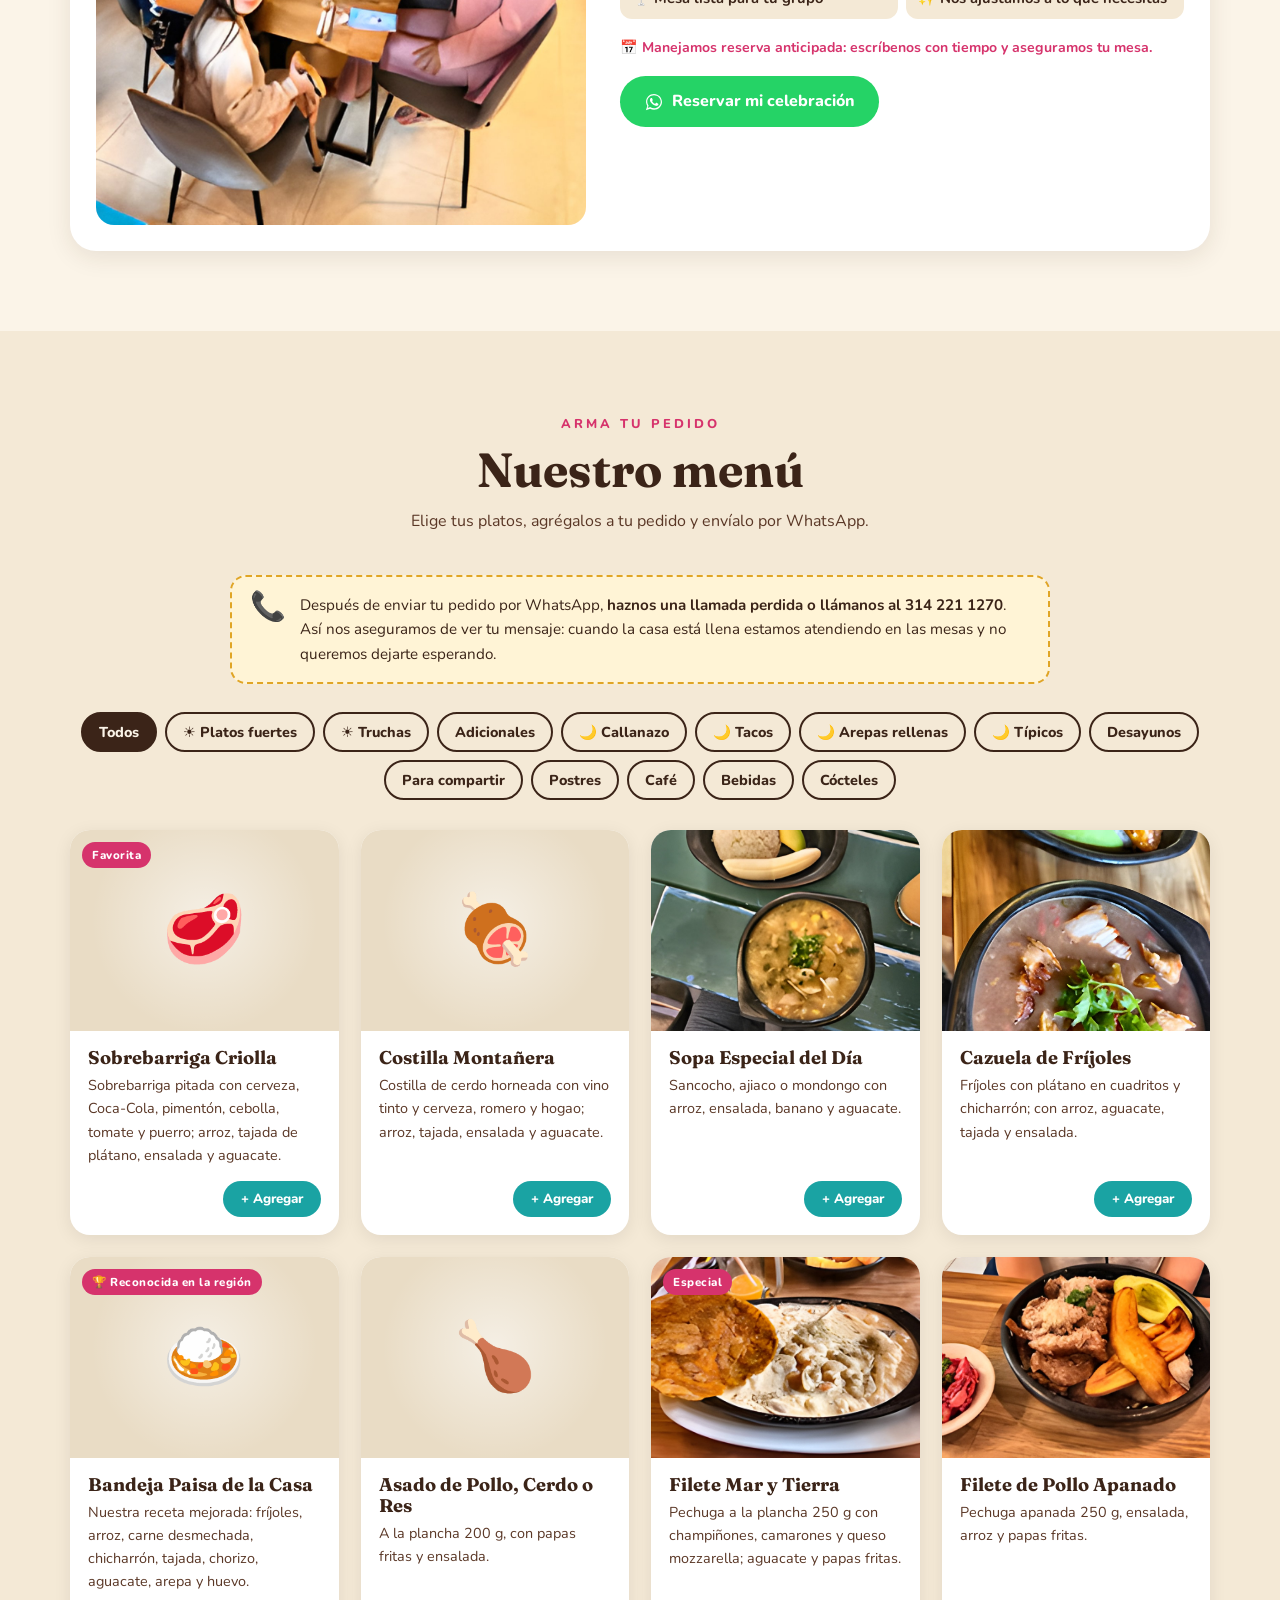
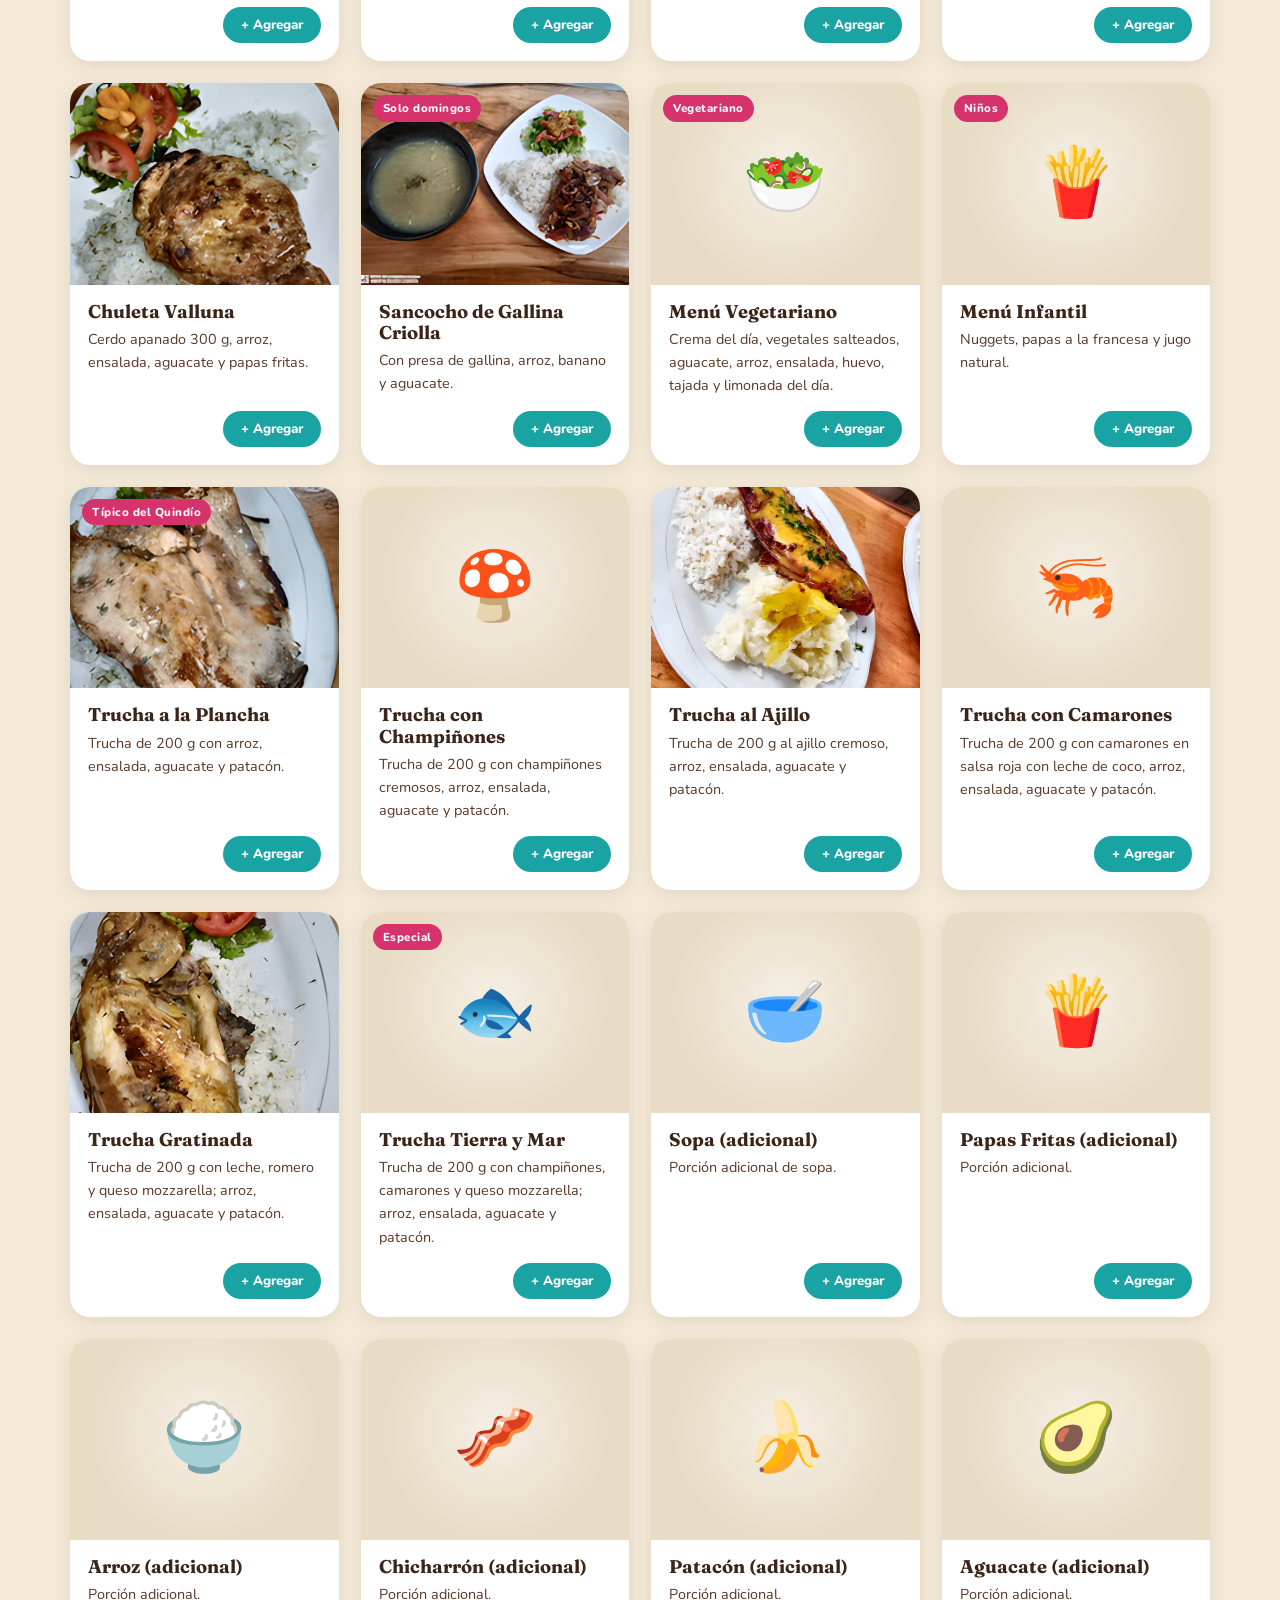
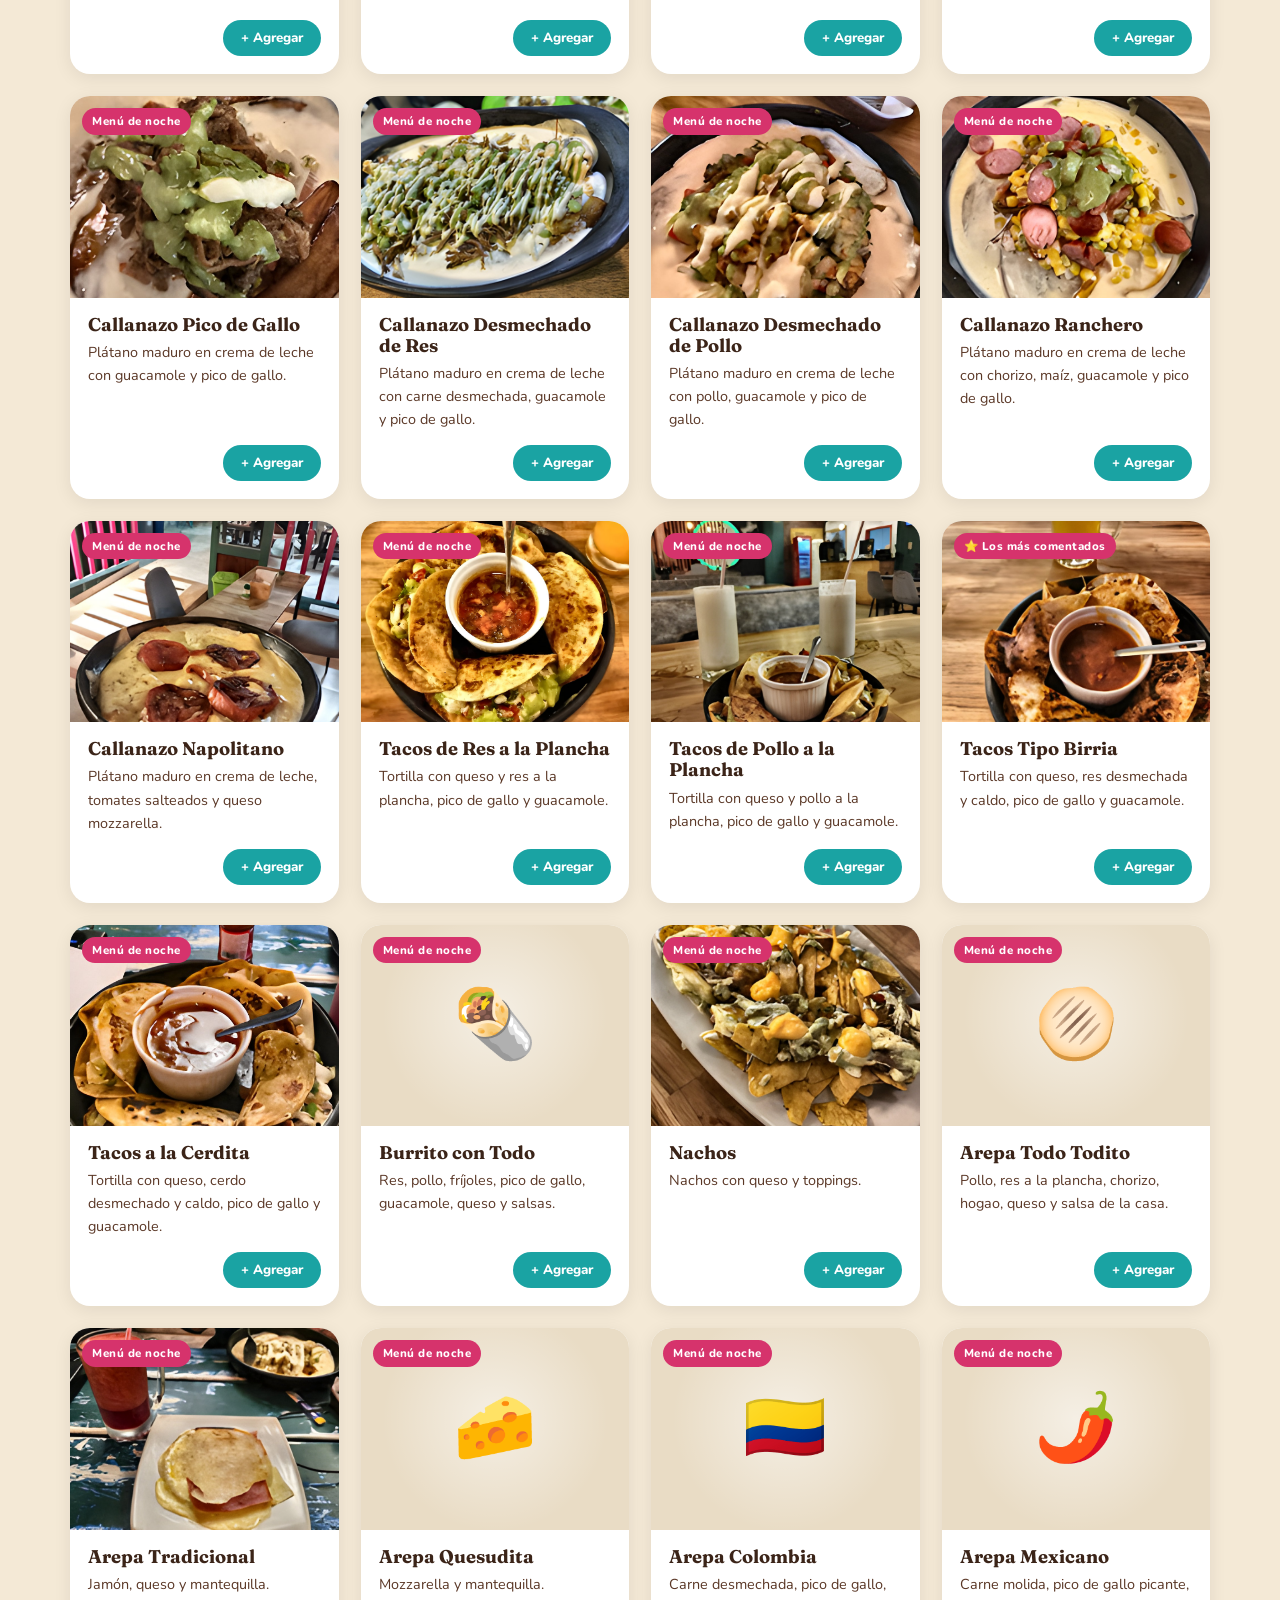
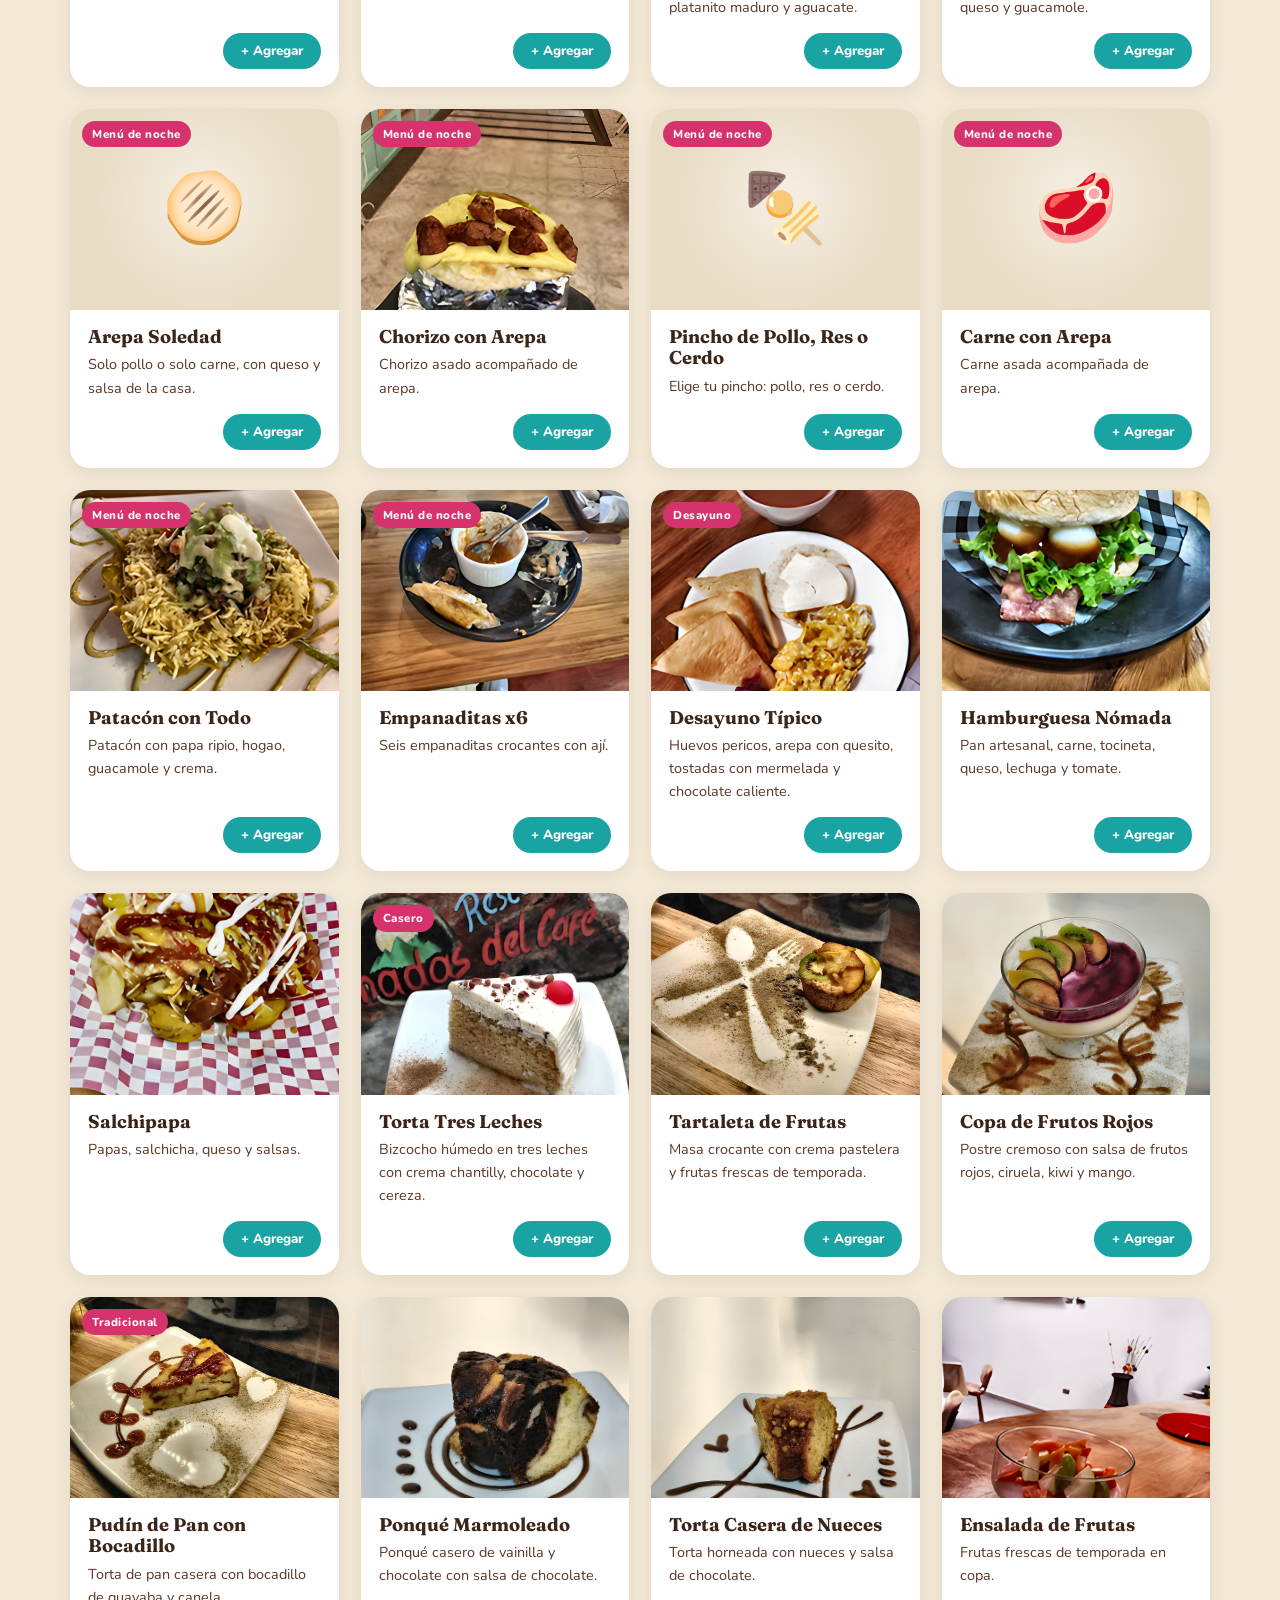
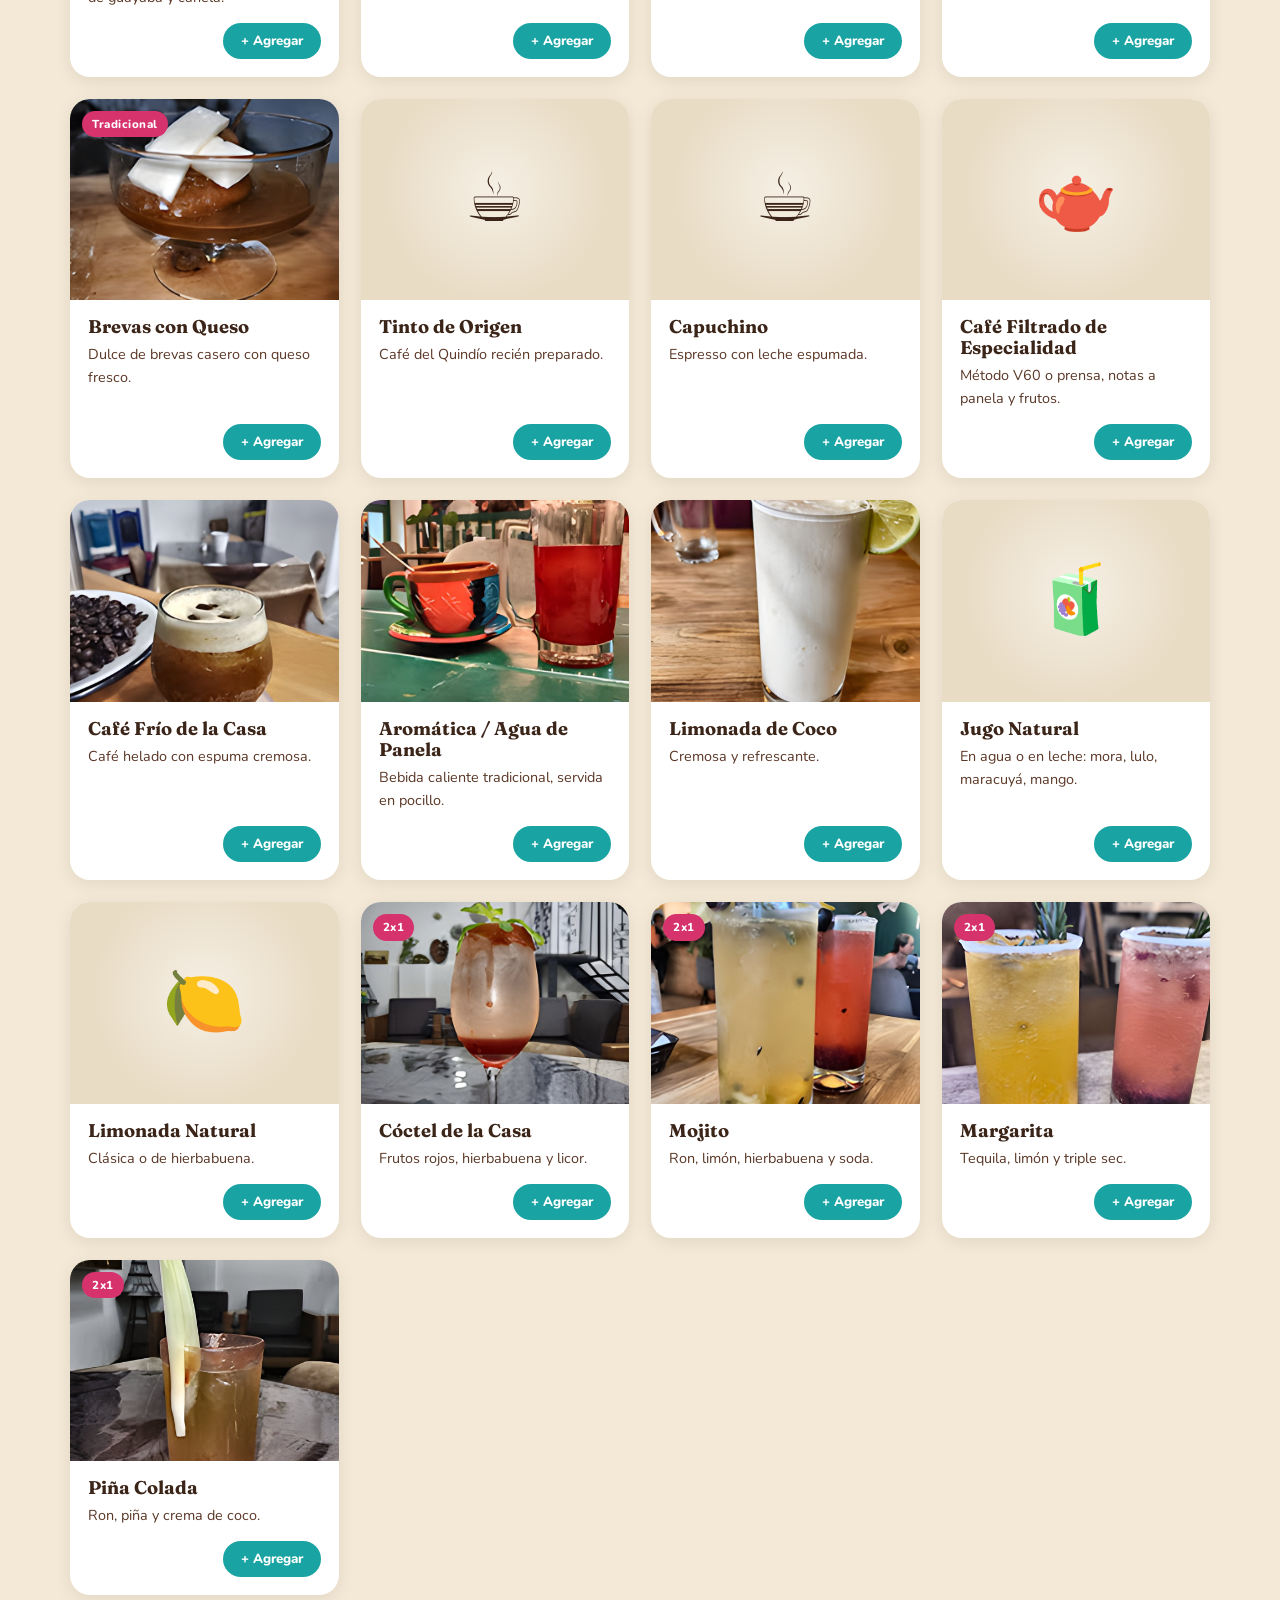
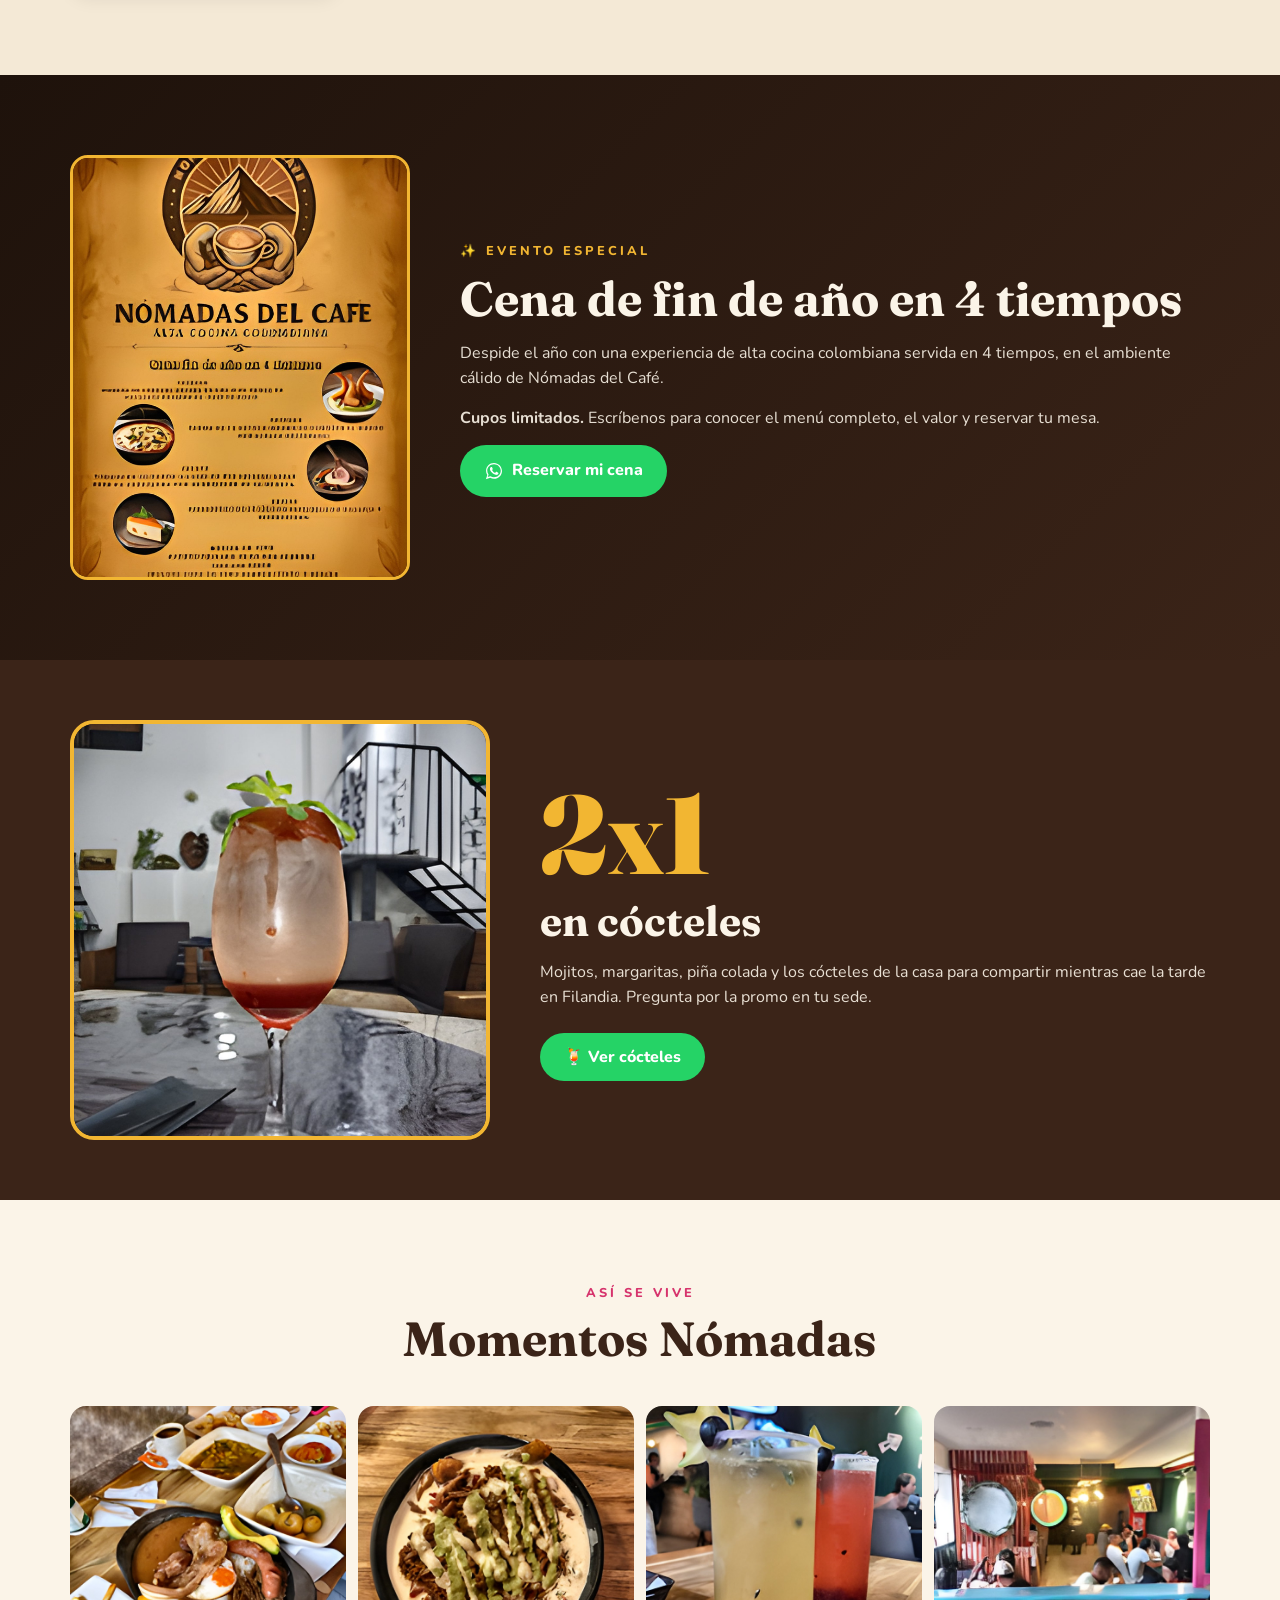
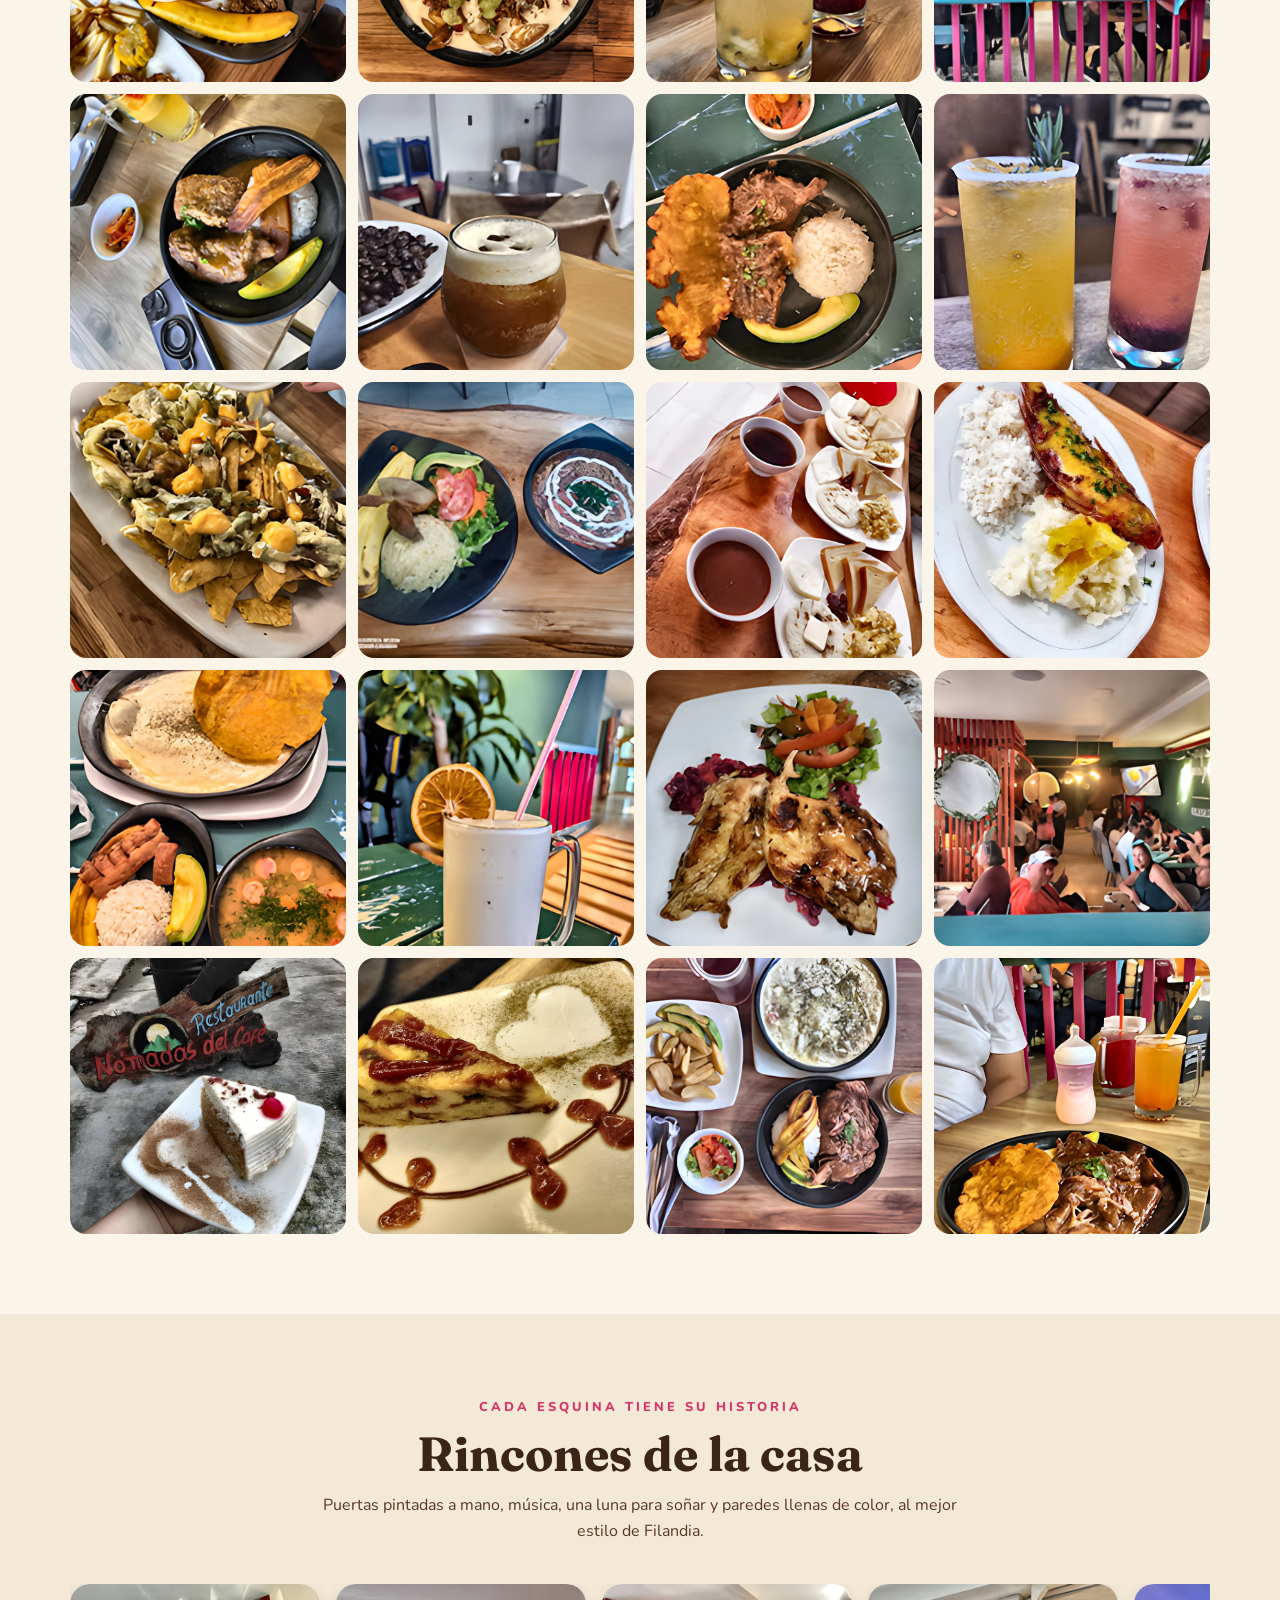
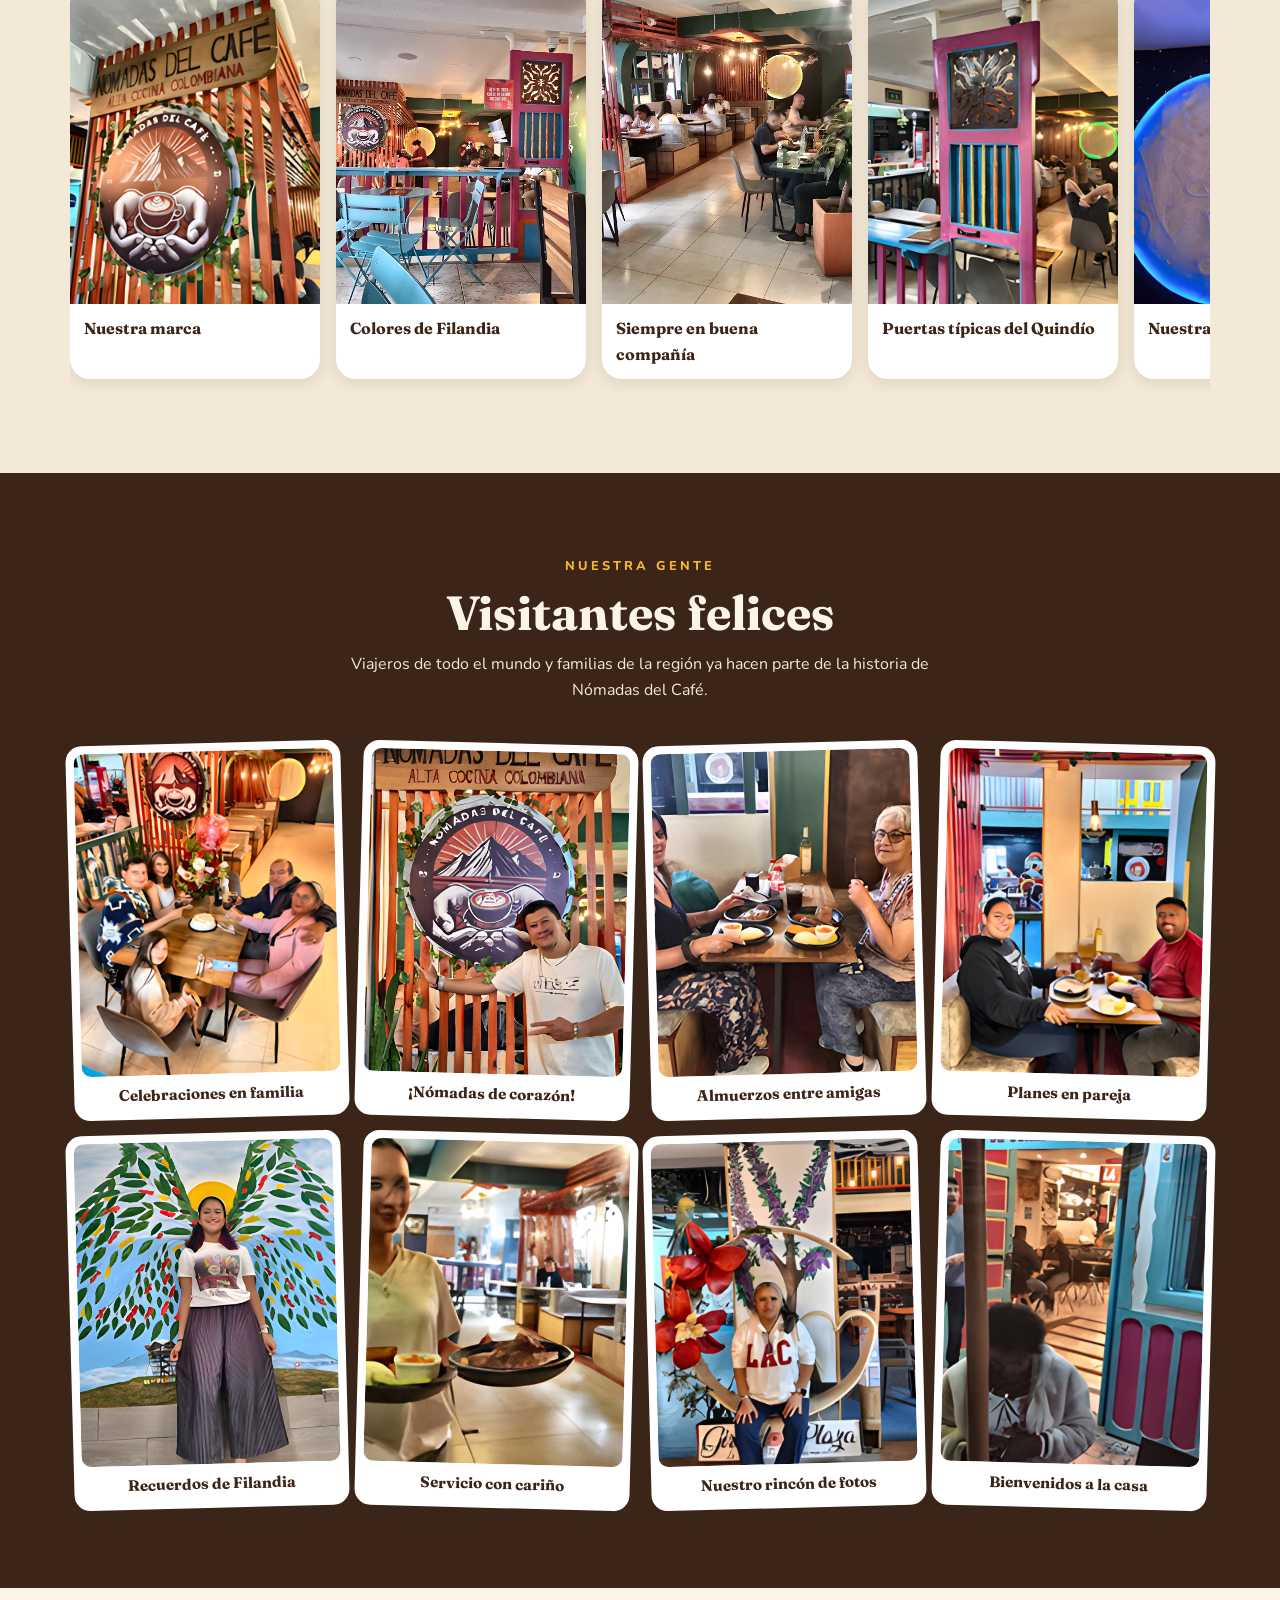
<file: opciones/opcion-1.html>
<!DOCTYPE html>
<html lang="es">
<head>
<meta charset="UTF-8">
<meta name="viewport" content="width=device-width, initial-scale=1">
<title>Nómadas del Café · Filandia, Quindío</title>
<meta name="description" content="Nómadas del Café: cocina típica del Quindío, café de origen y cócteles. Dos sedes en Filandia, Quindío.">
<link rel="icon" href="img/logo-180.png">
<link rel="preconnect" href="https://fonts.googleapis.com"><link rel="preconnect" href="https://fonts.gstatic.com" crossorigin>
<link href="https://fonts.googleapis.com/css2?family=Fraunces:opsz,wght@9..144,500;9..144,700;9..144,900&family=Nunito:wght@400;600;700;800&display=swap" rel="stylesheet">
<link rel="stylesheet" href="shared/base.css">
<style>
:root{--bg:#fbf4e8;--ink:#3b2418;--ink2:#5a3726;--card:#fff;--acc:#d6336c;--acc2:#1aa3a3;--head:'Fraunces',Georgia,serif;--body:'Nunito',system-ui,sans-serif;--r:20px;--papel:#f4e9d6;--amarillo:#f2b632}
.franja{height:10px;background:repeating-linear-gradient(90deg,#1aa3a3 0 60px,#f2b632 60px 120px,#d6336c 120px 180px,#2f7d4f 180px 240px,#c8452b 240px 300px,#2d5fa8 300px 360px)}
header.nav{position:sticky;top:0;z-index:50;background:rgba(59,36,24,.96);backdrop-filter:blur(6px);color:#fbf4e8}
.nav .wrap{display:flex;align-items:center;justify-content:space-between;height:64px;gap:12px}
.logo{display:flex;align-items:center;gap:10px;text-decoration:none}
.logo img{width:44px;height:44px;border-radius:50%}
.logo b{font-family:var(--head);font-size:1.2rem}
.logo small{display:block;font-size:.66rem;letter-spacing:3px;text-transform:uppercase;opacity:.75;margin-top:-3px}
.nav ul{display:flex;gap:20px;list-style:none}
.nav ul a{text-decoration:none;font-weight:700;font-size:.93rem;opacity:.9}
.nav ul a:hover{color:var(--amarillo)}
.carrito-btn{background:var(--amarillo);color:var(--ink);border:0;border-radius:999px;padding:9px 16px;font-weight:800;cursor:pointer;font-family:inherit;display:flex;align-items:center;gap:6px;white-space:nowrap}
@media(max-width:900px){.nav ul{display:none}.logo small{display:none}.logo b{font-size:1rem;white-space:nowrap}}

.hero{background:linear-gradient(180deg,#efdfbf,#f6ead2);text-align:center;padding:0 0 46px}
.hero-banner{width:100%;max-height:78vh;object-fit:cover;box-shadow:0 8px 24px rgba(59,36,24,.18)}
.hero .cont{padding:30px 20px 0;max-width:840px;margin:0 auto}
.sello{display:inline-block;border:2px solid var(--ink);padding:6px 16px;border-radius:999px;font-weight:800;letter-spacing:3px;font-size:.76rem;text-transform:uppercase;margin-bottom:16px}
.hero p.lead{font-size:clamp(1.05rem,2.4vw,1.28rem);color:var(--ink2);margin:0 auto 26px;max-width:660px}
.btns{display:flex;gap:12px;justify-content:center;flex-wrap:wrap}
.btn-cafe{background:var(--ink);color:#fbf4e8}
.premio-hero{display:inline-block;margin-top:22px;background:var(--amarillo);padding:9px 18px;border-radius:999px;font-weight:700;font-size:.93rem}
.chips{display:flex;gap:10px;justify-content:center;flex-wrap:wrap;margin-top:22px}
.chips span{background:#fff;border-radius:999px;padding:7px 14px;font-weight:700;font-size:.9rem;box-shadow:0 2px 8px rgba(59,36,24,.08)}

section{padding:80px 0}
.titulo{text-align:center;margin-bottom:40px}
.titulo .pre{color:var(--acc);font-weight:800;letter-spacing:3px;text-transform:uppercase;font-size:.8rem}
.titulo h2{font-size:clamp(2rem,5vw,3rem);margin-top:6px}
.titulo p{max-width:640px;margin:12px auto 0;color:var(--ink2)}

.nosotros .grid{display:grid;grid-template-columns:1.1fr 1fr;gap:50px;align-items:center}
.collage{display:grid;grid-template-columns:1fr 1fr;gap:14px}
.collage img{width:100%;height:220px;object-fit:cover;border-radius:18px}
.collage img:first-child{grid-row:span 2;height:454px}
.nosotros h2{font-size:clamp(1.9rem,4vw,2.6rem);margin-bottom:16px}
.nosotros p{margin-bottom:14px;color:var(--ink2)}
.pilares{display:grid;grid-template-columns:1fr 1fr;gap:12px;margin-top:20px}
.pilar{background:#fff;border-radius:14px;padding:14px 16px;border-left:5px solid #1aa3a3}
.pilar:nth-child(2){border-color:#d6336c}.pilar:nth-child(3){border-color:#f2b632}.pilar:nth-child(4){border-color:#2f7d4f}
.pilar b{display:block}.pilar span{font-size:.88rem;color:var(--ink2)}
@media(max-width:860px){.nosotros .grid{grid-template-columns:1fr}.collage img:first-child{height:300px}.collage img{height:143px}}

.premios{background:var(--papel);padding:60px 0}
.premios .grid{display:grid;grid-template-columns:1fr auto auto;gap:30px;align-items:center}
.premios .pre{color:var(--acc);font-weight:800;letter-spacing:3px;text-transform:uppercase;font-size:.8rem}
.premios h2{font-size:clamp(1.9rem,4vw,2.6rem);margin:6px 0 12px}
.premios .p1{width:230px;background:#fff;border-radius:18px;padding:14px}
.premios .p2{width:210px;border-radius:12px}
@media(max-width:860px){.premios .grid{grid-template-columns:1fr 1fr;text-align:center}.premios .grid>div:first-child{grid-column:span 2}.premios img{width:100%!important;max-width:200px;margin:0 auto}}

.celebra{display:grid;grid-template-columns:1fr 1.15fr;gap:34px;align-items:center;background:#fff;border-radius:26px;padding:26px;margin-top:34px;box-shadow:0 6px 24px rgba(59,36,24,.1);overflow:hidden}
.celebra img{width:100%;aspect-ratio:4/5;object-fit:cover;border-radius:18px}
.celebra .pre{color:var(--acc);font-weight:800;letter-spacing:3px;text-transform:uppercase;font-size:.78rem}
.celebra h3{font-size:clamp(1.6rem,3.4vw,2.3rem);margin:6px 0 12px}
.celebra p{color:var(--ink2);margin-bottom:14px}
.celebra ul{list-style:none;display:grid;grid-template-columns:1fr 1fr;gap:8px;margin-bottom:18px}
.celebra li{background:var(--papel);border-radius:12px;padding:9px 12px;font-weight:700;font-size:.92rem}
.celebra .res{font-size:.88rem;font-weight:700;color:var(--acc);margin-bottom:16px}
@media(max-width:760px){.celebra{grid-template-columns:1fr;text-align:center}.celebra ul{text-align:left}}

.menu{background:var(--papel)}
.cena{background:linear-gradient(135deg,#1e120b,#3b2418);color:#fbf4e8}
.cena .grid{display:grid;grid-template-columns:340px 1fr;gap:50px;align-items:center}
.cena img{width:100%;border-radius:18px;border:3px solid var(--amarillo)}
.cena .pre{color:var(--amarillo);font-weight:800;letter-spacing:3px;text-transform:uppercase;font-size:.8rem}
.cena h2{font-size:clamp(2rem,5vw,3rem);margin:8px 0 14px}
.cena p{opacity:.9;margin-bottom:14px}
@media(max-width:760px){.cena .grid{grid-template-columns:1fr;text-align:center}.cena img{max-width:300px;margin:0 auto}}

.promo{background:var(--ink);color:#fbf4e8;padding:60px 0}
.promo .grid{display:grid;grid-template-columns:420px 1fr;gap:50px;align-items:center}
.promo img{width:100%;aspect-ratio:1/1;object-fit:cover;border-radius:24px;border:4px solid var(--amarillo)}
.promo .big{font-family:var(--head);font-size:clamp(4rem,10vw,7rem);font-weight:900;color:var(--amarillo);line-height:1}
.promo h2{font-size:clamp(1.8rem,4vw,2.6rem);margin:8px 0 14px}
.promo p{opacity:.9;margin-bottom:22px}
@media(max-width:760px){.promo .grid{grid-template-columns:1fr;text-align:center}.promo img{max-width:320px;margin:0 auto}}

.rincones{background:var(--papel)}
.clientes{background:var(--ink);color:#fbf4e8}
.clientes .titulo p{color:#f4e9d6}.clientes .titulo .pre{color:var(--amarillo)}
.fotos-cli{display:grid;grid-template-columns:repeat(4,1fr);gap:14px}
.fotos-cli figure{border-radius:16px;overflow:hidden;background:#fff;padding:8px 8px 12px;transform:rotate(-1.5deg)}
.fotos-cli figure:nth-child(even){transform:rotate(1.5deg)}
.fotos-cli img{width:100%;aspect-ratio:4/5;object-fit:cover;border-radius:10px}
.fotos-cli figcaption{color:var(--ink);text-align:center;font-family:var(--head);font-weight:700;font-size:.95rem;margin-top:8px}
@media(max-width:760px){.fotos-cli{grid-template-columns:1fr 1fr}}

.opiniones .grid{display:grid;grid-template-columns:auto 1fr;gap:50px;align-items:center}
.op-video{width:280px;border:8px solid var(--ink);border-radius:28px;overflow:hidden;position:relative}
.op-video video{width:100%;aspect-ratio:9/16;object-fit:cover;display:block}
.op-card{background:#fff;border-radius:16px;padding:16px 20px;margin-bottom:12px;border-left:5px solid var(--amarillo)}
.op-card .e{color:var(--amarillo);letter-spacing:2px}
.op-card p{font-family:var(--head);font-style:italic;font-size:1.1rem;margin:4px 0}
.op-card span{font-size:.85rem;color:var(--ink2);font-weight:700}
@media(max-width:760px){.opiniones .grid{grid-template-columns:1fr;justify-items:center}.op-video{width:240px}}
.visita{background:var(--papel)}
.cerrado-jue{text-align:center;margin-top:20px;font-weight:800;color:#c8452b}
footer{background:var(--ink);color:#fbf4e8;text-align:center;padding:40px 20px 110px}
footer b{font-family:var(--head);font-size:1.5rem}
footer p{opacity:.78;font-size:.9rem;margin-top:6px}
</style>
</head>
<body>
<div class="franja"></div>
<header class="nav">
  <div class="wrap">
    <a href="#inicio" class="logo"><img src="img/logo-180.png" alt="Logo Nómadas del Café"><div><b>Nómadas del Café</b><small>Filandia · Quindío</small></div></a>
    <ul>
      <li><a href="#nosotros">Nosotros</a></li><li><a href="#celebra">Celebraciones</a></li><li><a href="#menu">Menú</a></li>
      <li><a href="#promo">Cócteles 2x1</a></li><li><a href="#opiniones">Opiniones</a></li><li><a href="#sedes-sec">Sedes y horarios</a></li>
    </ul>
    <button class="carrito-btn" onclick="abrirPanel()">🧺 Mi pedido <span class="numCarrito">0</span></button>
  </div>
</header>

<section class="hero" id="inicio" style="padding-top:0">
  <img class="hero-banner" src="img/hero-banner.jpg" alt="Nómadas del Café · Alta cocina colombiana · Viajes y sabores de Colombia: una historia de café">
  <div class="cont">
    <h1 class="sr-only">Nómadas del Café · Filandia, Quindío</h1>
    <div class="sello">☕ Alta cocina colombiana · Filandia</div>
    <p class="lead">Cocina típica del Quindío, café de origen y cócteles, en una casa de balcones de colores a dos cuadras del parque principal de Filandia, Quindío.</p>
    <div class="btns">
      <a href="#menu" class="btn btn-cafe">🍽️ Ver el menú</a>
      <a class="btn btn-wa" data-wa="Hola Nómadas del Café 👋 Quiero información sobre el menú." data-wa-icon>Escríbenos por WhatsApp</a>
    </div>
    <div class="premio-hero">🏆 Restaurant Guru 2026 · <b>El mejor café en Filandia</b></div>
    <div class="chips"><span>📍 2 sedes en Filandia</span><span>🕢 Desde las 7:30 a. m.</span><span>🚫 Jueves cerrado</span><span>📱 314 221 1270</span></div>
  </div>
</section>

<section class="nosotros" id="nosotros">
  <div class="wrap grid">
    <div class="collage">
      <img src="img/f003.jpg" alt="Interior de Nómadas del Café con barandas de colores">
      <img src="img/f004.jpg" alt="Clientes compartiendo en la mesa">
      <img src="img/f005.jpg" alt="Salón del restaurante con el logo">
    </div>
    <div>
      <div class="titulo" style="text-align:left;margin-bottom:8px"><span class="pre">Nuestra casa</span></div>
      <h2>El sabor del Paisaje Cultural Cafetero</h2>
      <p>En Nómadas del Café recibimos a viajeros y vecinos como en casa: barandas de colores, mesas de madera y la calidez de la cultura quindiana.</p>
      <p>Preparamos platos típicos con ingredientes de la región: bandeja paisa, fríjoles, patacón, trucha, carnes al estilo de la casa y, claro, un buen café de origen cultivado en estas montañas.</p>
      <div class="pilares">
        <div class="pilar"><b>☕ Café de origen</b><span>Granos del Quindío</span></div>
        <div class="pilar"><b>🍲 Cocina típica</b><span>Recetas de la abuela</span></div>
        <div class="pilar"><b>🍹 Cócteles</b><span>Promo 2x1</span></div>
        <div class="pilar"><b>🏡 2 sedes</b><span>En el corazón de Filandia</span></div>
      </div>
    </div>
  </div>
</section>

<section class="premios" id="premios">
  <div class="wrap grid">
    <div><span class="pre">🏆 Reconocimientos 2026</span><h2>Premiados por Restaurant Guru</h2>
      <p>En 2026 Nómadas del Café recibió dos reconocimientos de Restaurant Guru: <b>El mejor café en Filandia</b> y <b>El mejor restaurante</b>. Gracias a cada viajero y a cada vecino que nos eligió. ¡Este premio es de ustedes!</p></div>
    <img class="p1" src="img/f006.jpg" alt="Restaurant Guru 2026: El mejor restaurante">
    <img class="p2" src="img/f007.jpg" alt="Restaurant Guru 2026: El mejor café en Filandia">
  </div>
</section>

<section id="video" style="padding-top:40px">
  <div class="wrap">
    <div class="titulo"><span class="pre">Así se vive</span><h2>Aquí, amigos y familia comparten los mejores momentos</h2>
      <p>Mesas llenas, celebraciones, buena conversación y la sazón de nuestra cocina.</p></div>
    <div class="reels" id="reels"></div>
    <div class="celebra" id="celebra">
      <img src="img/foto-celebraciones.jpg" alt="Celebración en Nómadas del Café frente a nuestro logo">
      <div>
        <span class="pre">🎉 Celebra con nosotros</span>
        <h3>Tu fecha especial merece una mesa inolvidable</h3>
        <p>¿Cumpleaños, aniversario, grado o reunión con los tuyos? Tú pones las ganas de celebrar y nosotros nos encargamos del resto: decoramos tu mesa a tu gusto y preparamos cada detalle para que solo te preocupes por disfrutar.</p>
        <ul><li>🎈 Decoración a tu gusto</li><li>🎂 Torta y velitas</li><li>🍷 Mesa lista para tu grupo</li><li>✨ Nos ajustamos a lo que necesitas</li></ul>
        <p class="res">📅 Manejamos reserva anticipada: escríbenos con tiempo y aseguramos tu mesa.</p>
        <a class="btn btn-wa" data-wa="Hola Nómadas del Café 👋 Quiero reservar y decorar una mesa para una celebración. Fecha: ___ · Personas: ___ · Sede: ___" data-wa-icon>Reservar mi celebración</a>
      </div>
    </div>
  </div>
</section>

<section class="menu" id="menu">
  <div class="wrap">
    <div class="titulo"><span class="pre">Arma tu pedido</span><h2>Nuestro menú</h2>
      <p>Elige tus platos, agrégalos a tu pedido y envíalo por WhatsApp.</p></div>
    <div class="aviso-banda"><span class="ic">📞</span><div class="aviso-texto"></div></div>
    <div class="filtros" id="filtros"></div>
    <div class="productos" id="productos"></div>
  </div>
</section>

<section class="cena" id="cena">
  <div class="wrap grid">
    <img src="img/f015.jpg" alt="Afiche de la cena de fin de año en 4 tiempos">
    <div><span class="pre">✨ Evento especial</span><h2>Cena de fin de año en 4 tiempos</h2>
      <p>Despide el año con una experiencia de alta cocina colombiana servida en 4 tiempos, en el ambiente cálido de Nómadas del Café.</p>
      <p><b>Cupos limitados.</b> Escríbenos para conocer el menú completo, el valor y reservar tu mesa.</p>
      <a class="btn btn-wa" data-wa="Hola Nómadas del Café 👋 Quiero información y reservar para la Cena de fin de año en 4 tiempos." data-wa-icon>Reservar mi cena</a></div>
  </div>
</section>

<section class="promo" id="promo">
  <div class="wrap grid">
    <img src="img/f016.jpg" alt="Cóctel de la casa">
    <div><div class="big">2x1</div><h2>en cócteles</h2>
      <p>Mojitos, margaritas, piña colada y los cócteles de la casa para compartir mientras cae la tarde en Filandia. Pregunta por la promo en tu sede.</p>
      <button class="btn btn-wa" onclick="filtrar('Cócteles');document.getElementById('menu').scrollIntoView()">🍹 Ver cócteles</button></div>
  </div>
</section>

<section class="galeria">
  <div class="wrap"><div class="titulo"><span class="pre">Así se vive</span><h2>Momentos Nómadas</h2></div>
    <div class="galeria-grid" id="galeria"></div></div>
</section>

<section class="rincones">
  <div class="wrap"><div class="titulo"><span class="pre">Cada esquina tiene su historia</span><h2>Rincones de la casa</h2><p>Puertas pintadas a mano, música, una luna para soñar y paredes llenas de color, al mejor estilo de Filandia.</p></div>
    <div class="carrusel" id="rincones"></div></div>
</section>

<section class="clientes">
  <div class="wrap"><div class="titulo"><span class="pre">Nuestra gente</span><h2>Visitantes felices</h2><p>Viajeros de todo el mundo y familias de la región ya hacen parte de la historia de Nómadas del Café.</p></div>
    <div class="fotos-cli" id="clientes"></div></div>
</section>

<section class="opiniones" id="opiniones">
  <div class="wrap grid">
    <div class="op-video"><video src="video/video7.mp4" poster="img/f090.jpg" autoplay muted loop playsinline preload="metadata"></video><button class="sonido" onclick="toggleSonido(this)">🔇 Sonido</button></div>
    <div>
      <div class="titulo" style="text-align:left;margin-bottom:8px"><span class="pre">⭐ 5.0 en Tripadvisor</span></div>
      <h2 style="font-size:clamp(1.9rem,4vw,2.6rem);margin-bottom:16px">Lo que dicen de nosotros</h2>
      <div class="op-card"><div class="e">★★★★★</div><p>“…los tacos de birria más ricos que he comido en mi vida”</p><span>Ana E. · Tripadvisor</span></div>
      <div class="op-card"><div class="e">★★★★★</div><p>“Me encantó la sobrebarriga en salsa criolla”</p><span>Christian A. · Tripadvisor</span></div>
      <div class="op-card"><div class="e">★★★★★</div><p>“…un ambiente muy familiar y tranquilo para comer y platicar.”</p><span>Lorena H. · Tripadvisor</span></div>
    </div>
  </div>
</section>

<section class="visita" id="sedes-sec">
  <div class="wrap"><div class="titulo"><span class="pre">Te esperamos</span><h2>Nuestras sedes en Filandia</h2><p>Dos casas, la misma sazón. Elige la que te quede mejor.</p></div>
    <div class="sedes" id="sedes"></div>
    <p class="cerrado-jue">🚫 Los jueves descansamos: ambas sedes cerradas.</p></div>
</section>

<footer>
  <b>Nómadas del Café</b>
  <p>Cocina típica · Café de origen · Cócteles</p>
  <p>Sede 1: Cra. 8 # 6-52, Calle del Tiempo Detenido · Sede 2: Cra. 6 # 6-18, C. C. Giraldo Plaza, local 8</p>
  <p>Filandia, Quindío · WhatsApp y llamadas 314 221 1270</p>
  <p>© 2026 Nómadas del Café</p>
</footer>
<div class="franja" style="position:fixed;bottom:0;left:0;right:0;z-index:40"></div>
<script src="shared/app.js"></script>
<script src="shared/reservas.js"></script>
<meta name="robots" content="noindex">
</body>
</html>
</file>
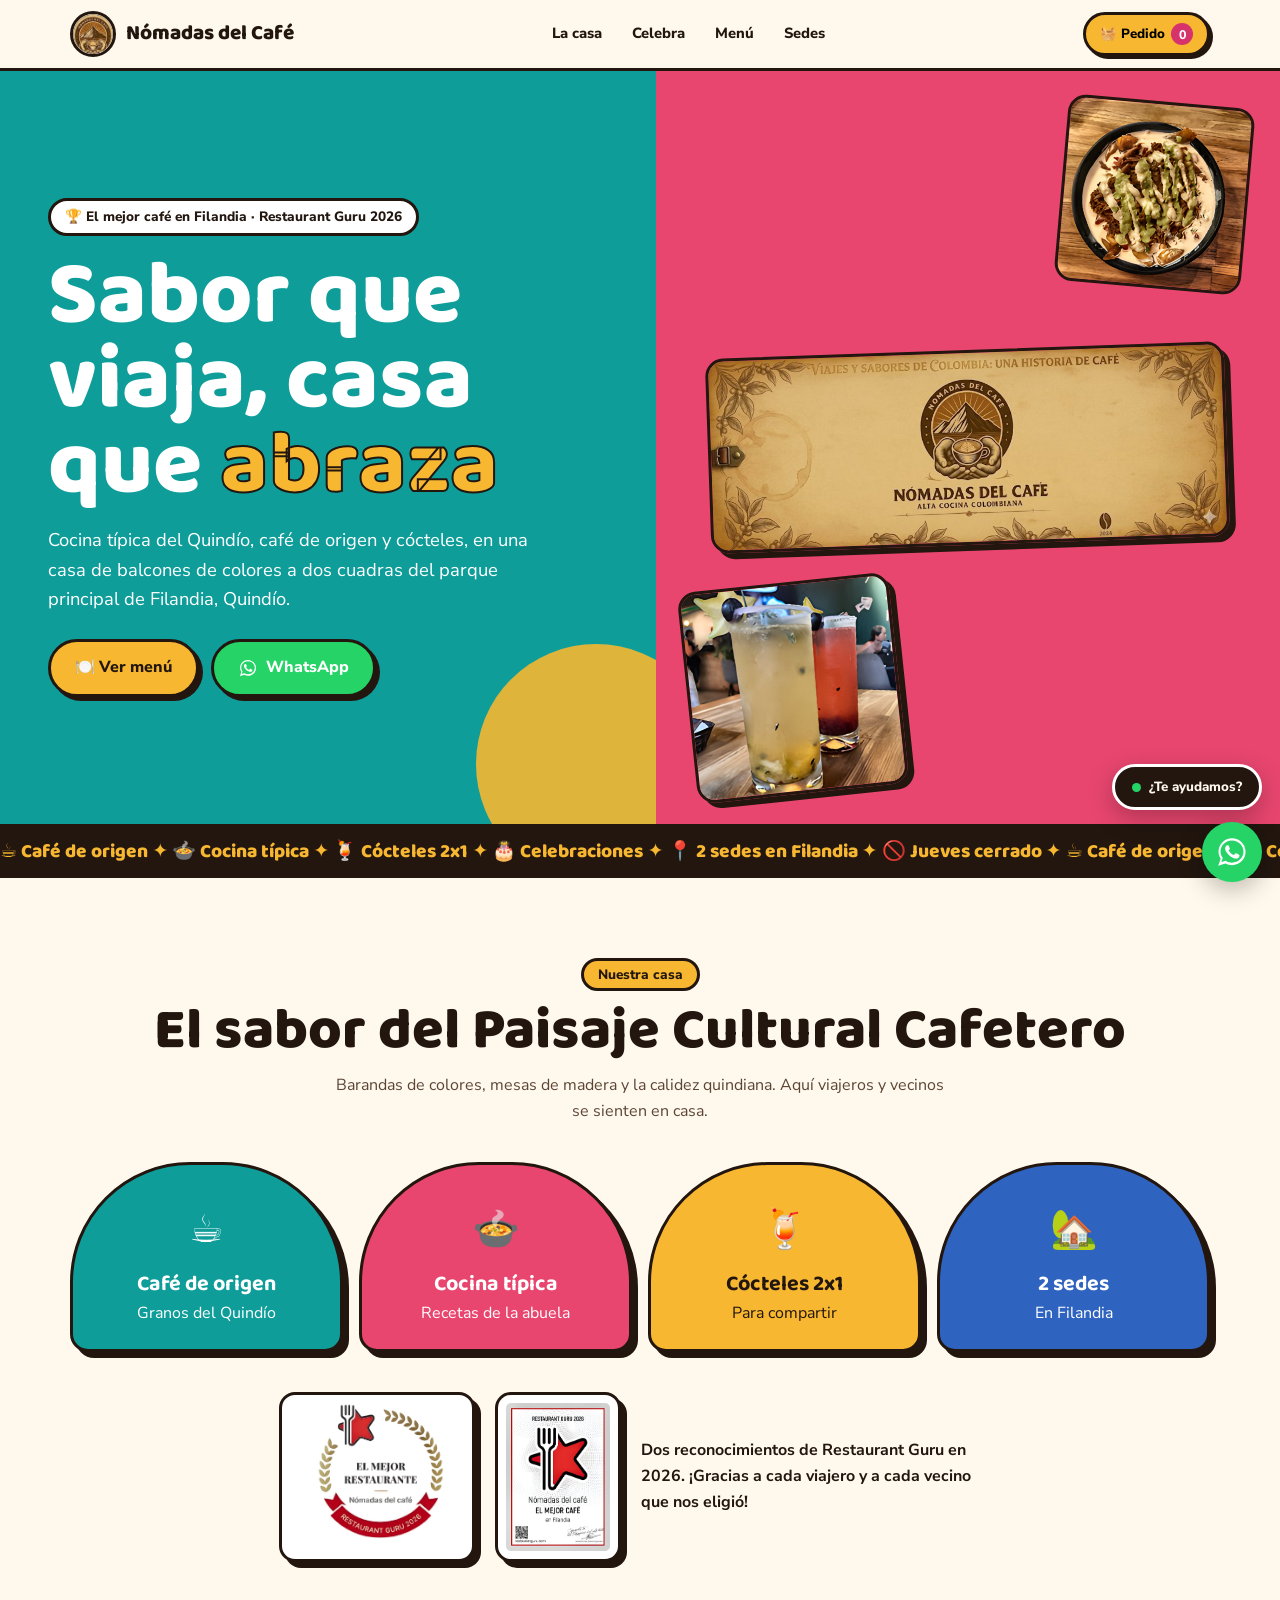
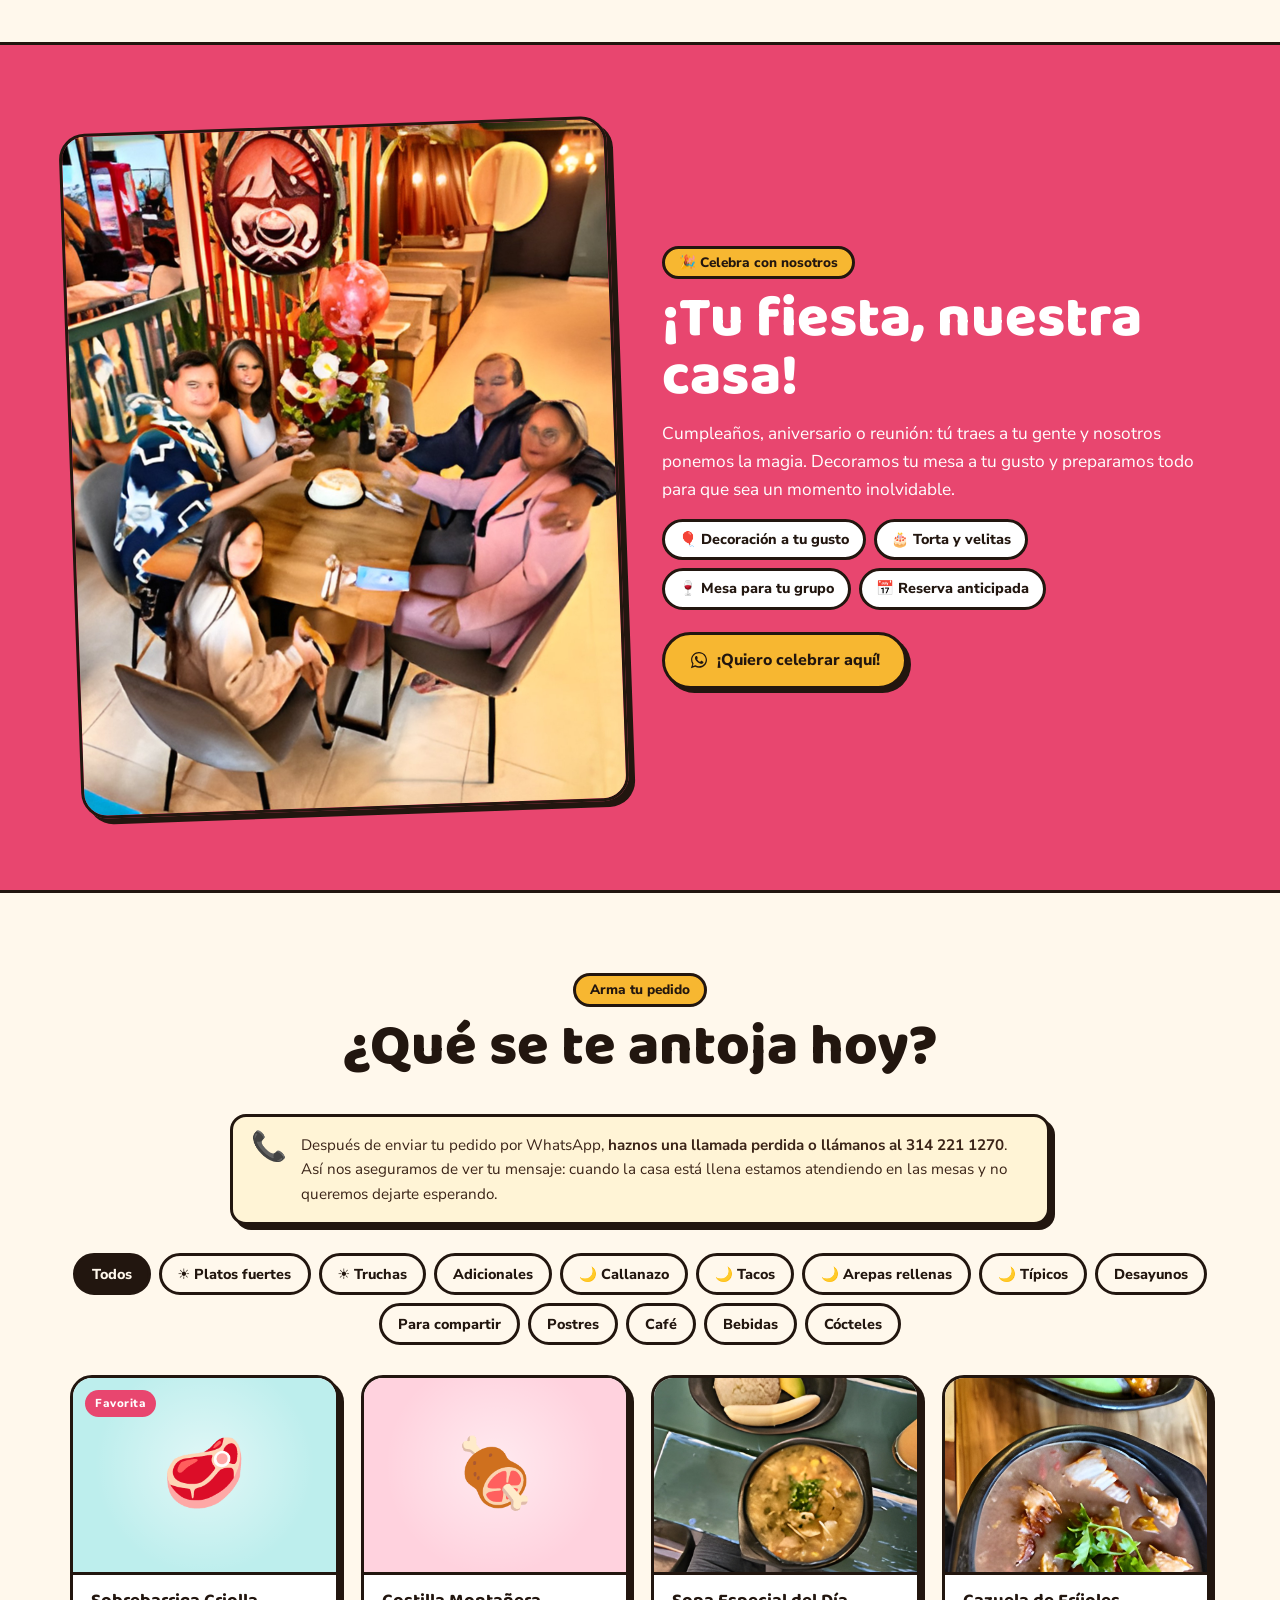
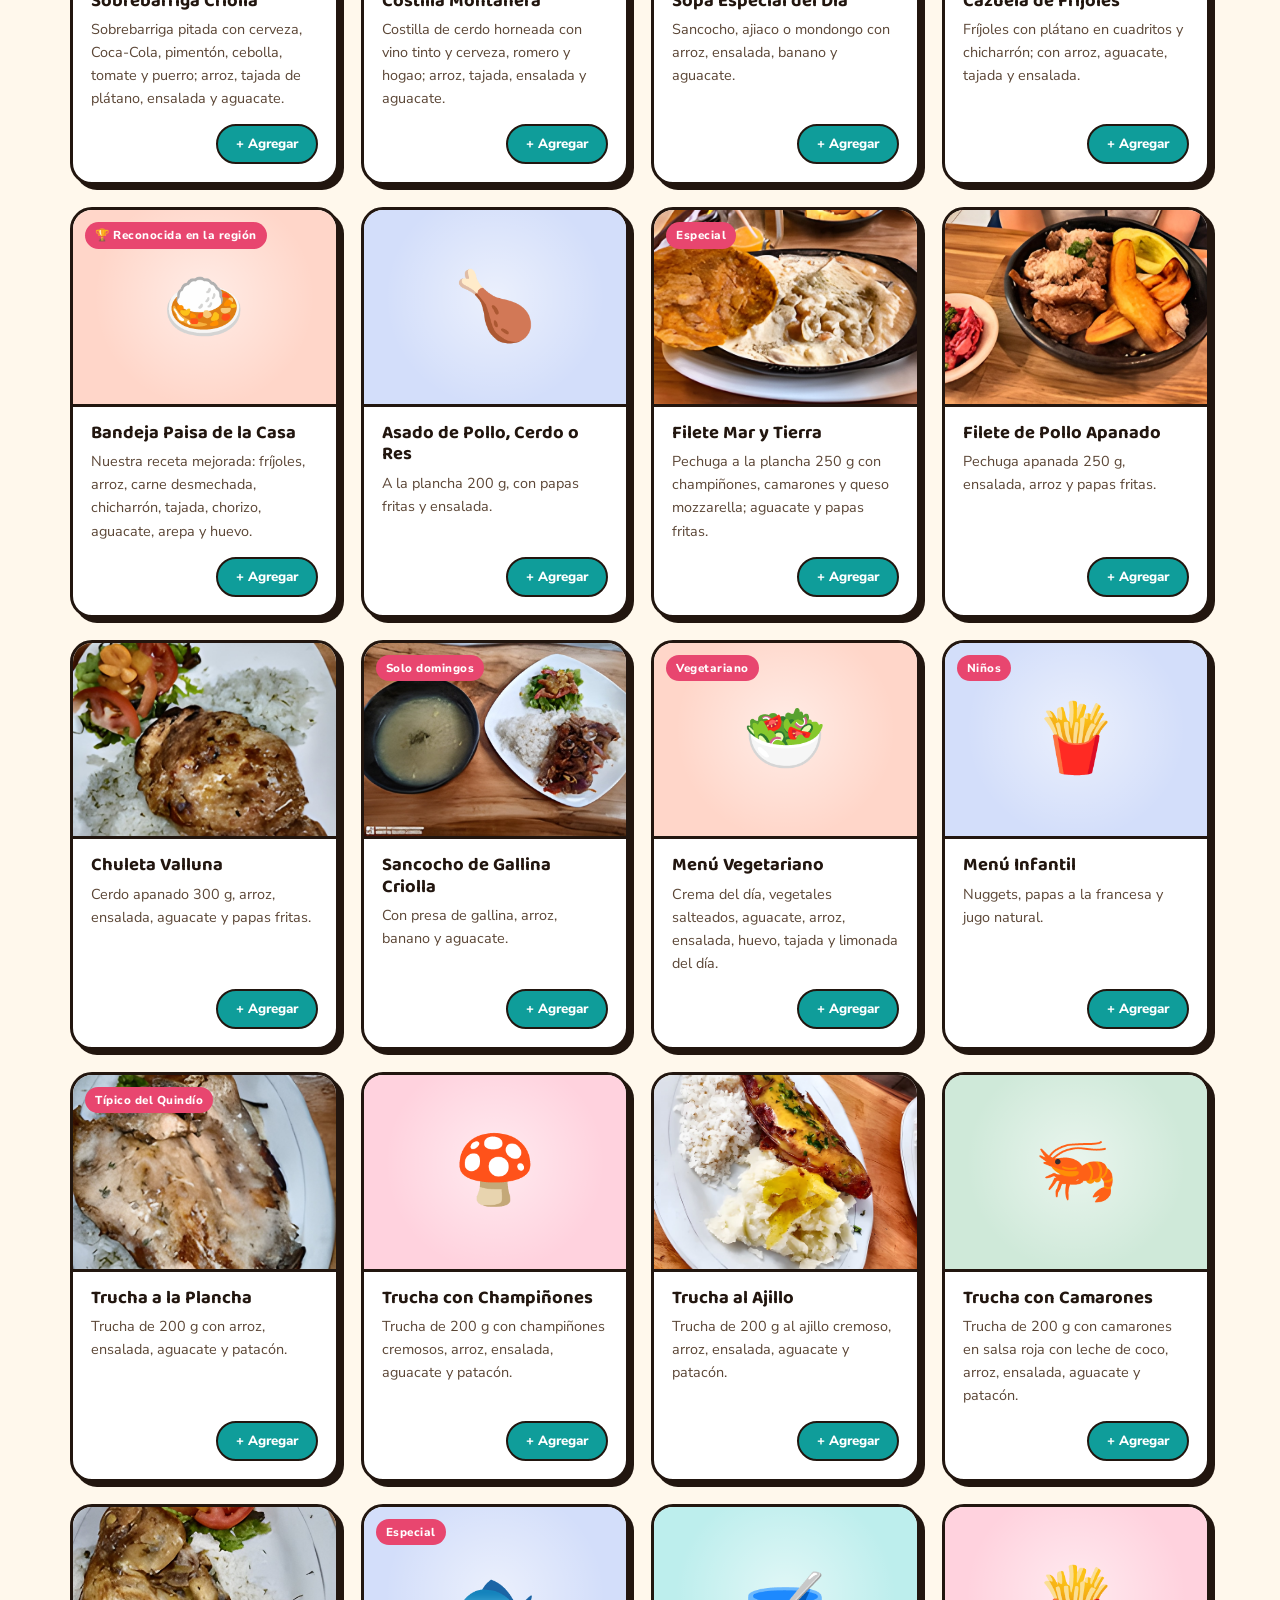
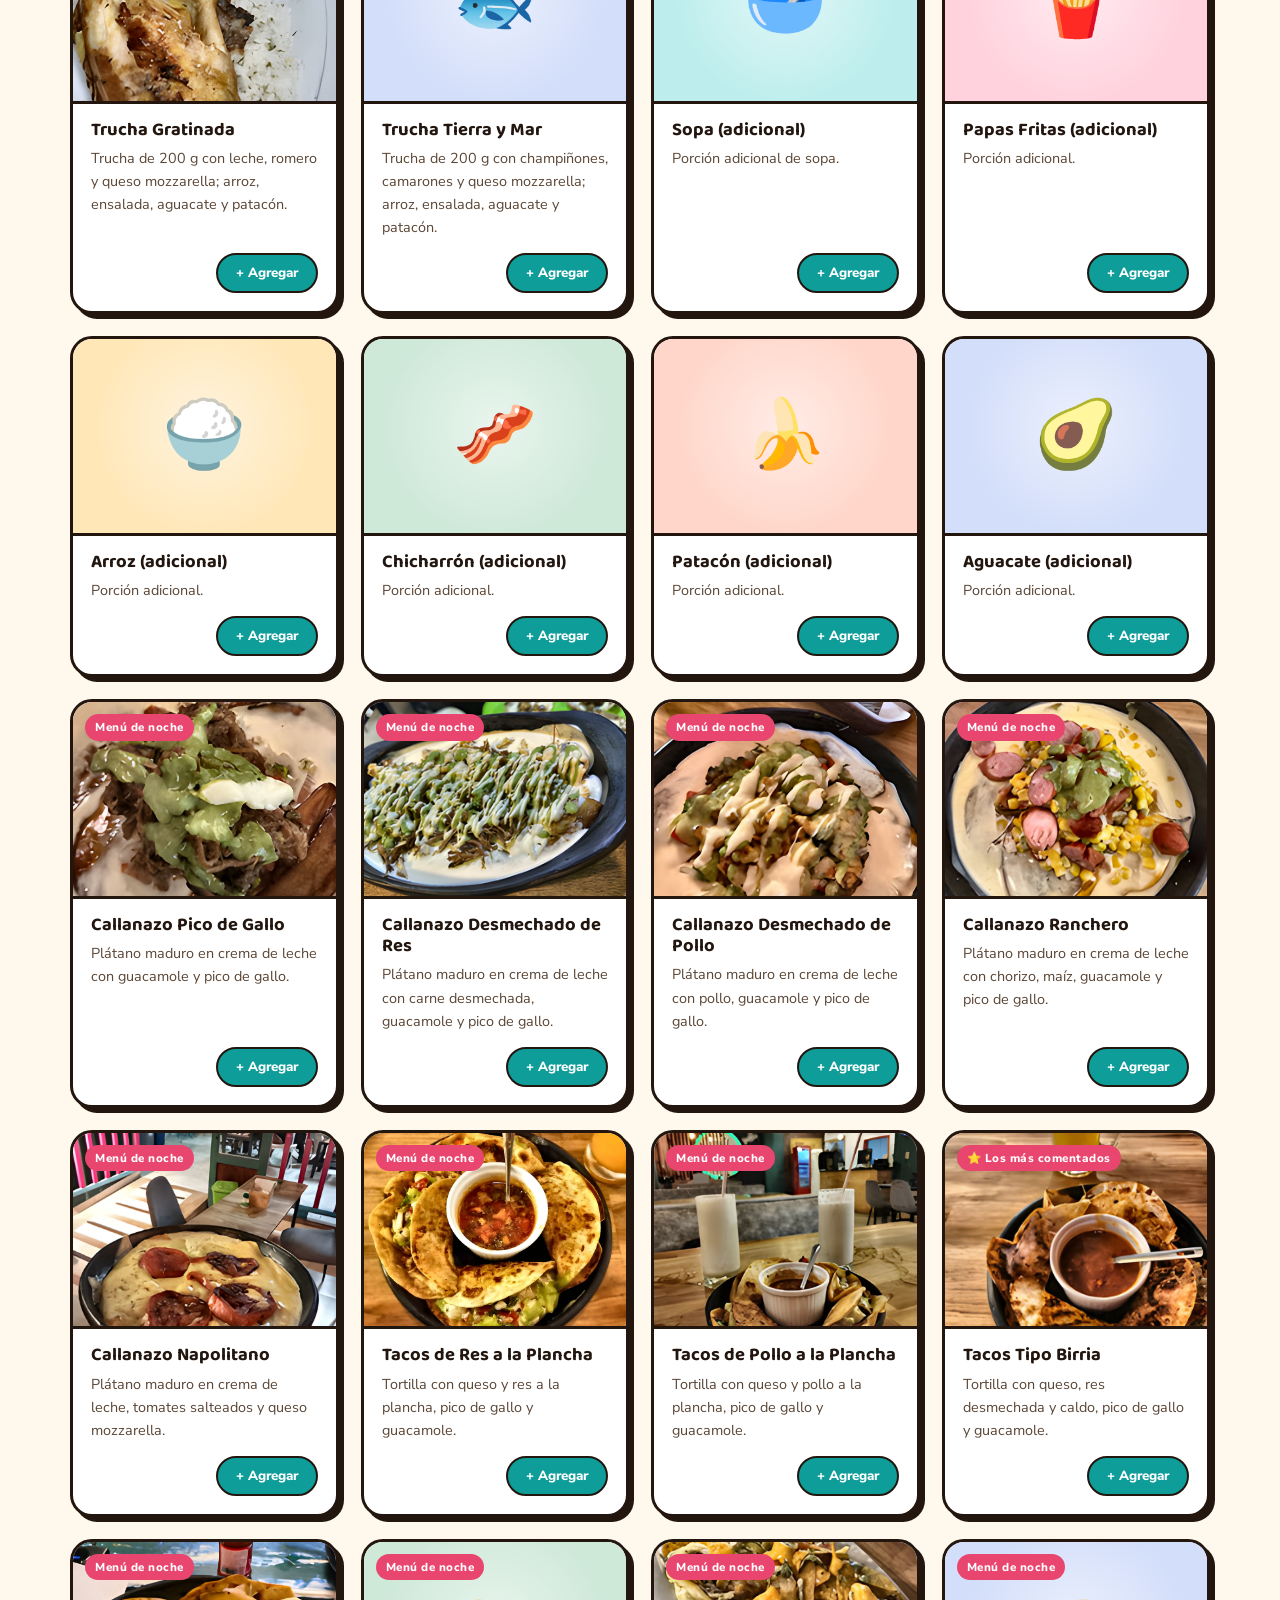
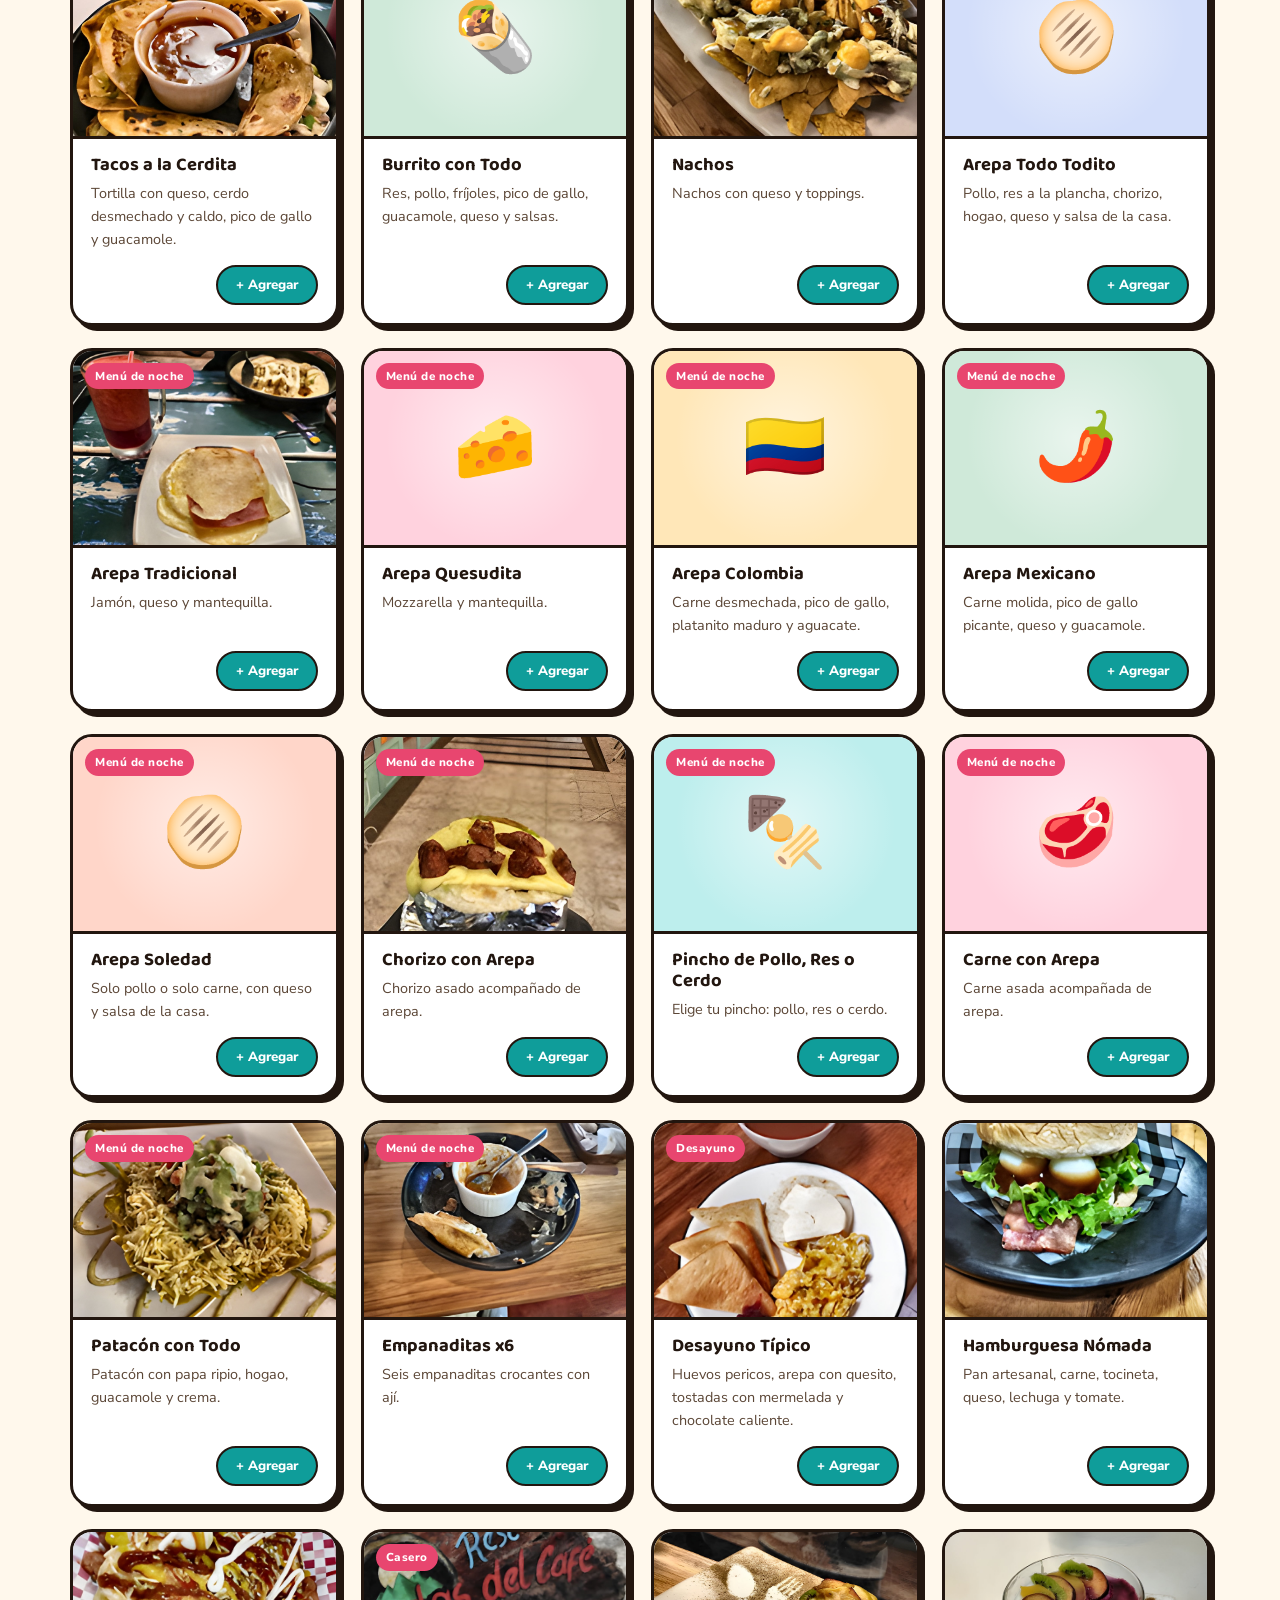
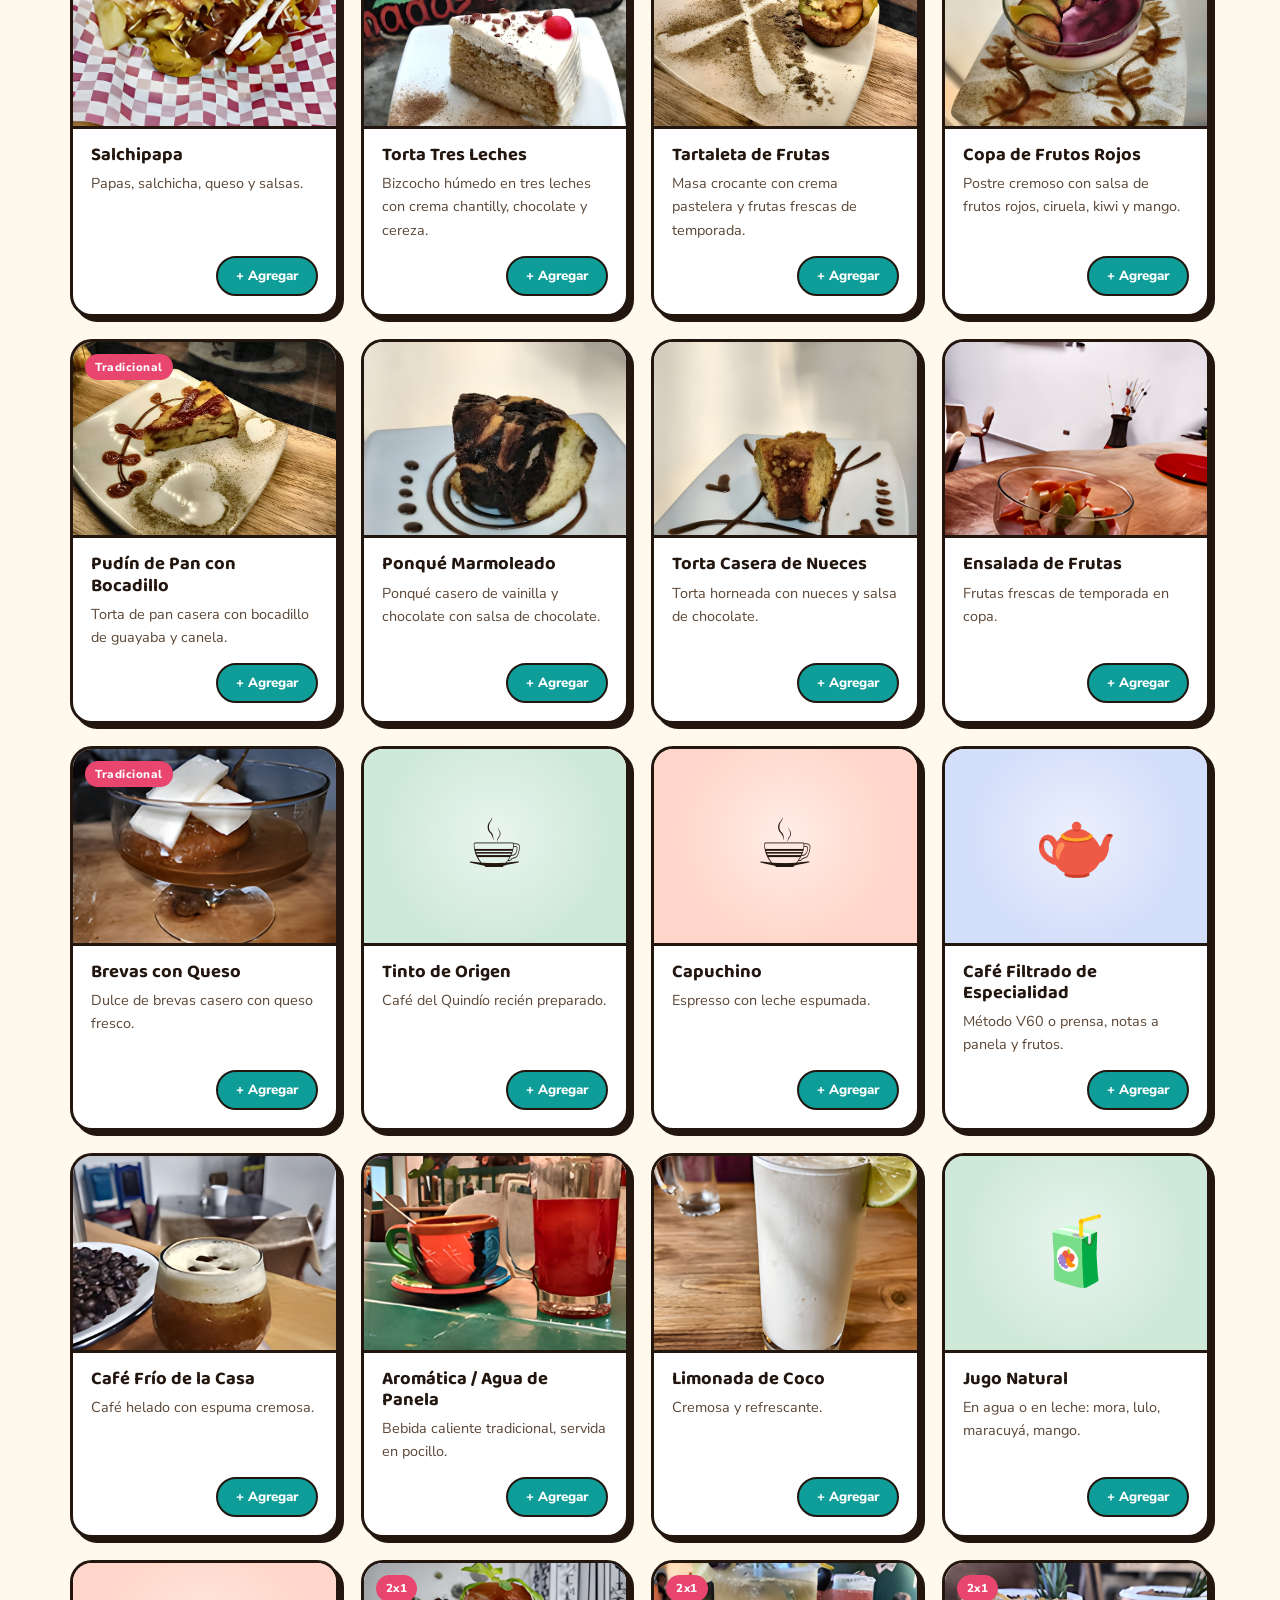
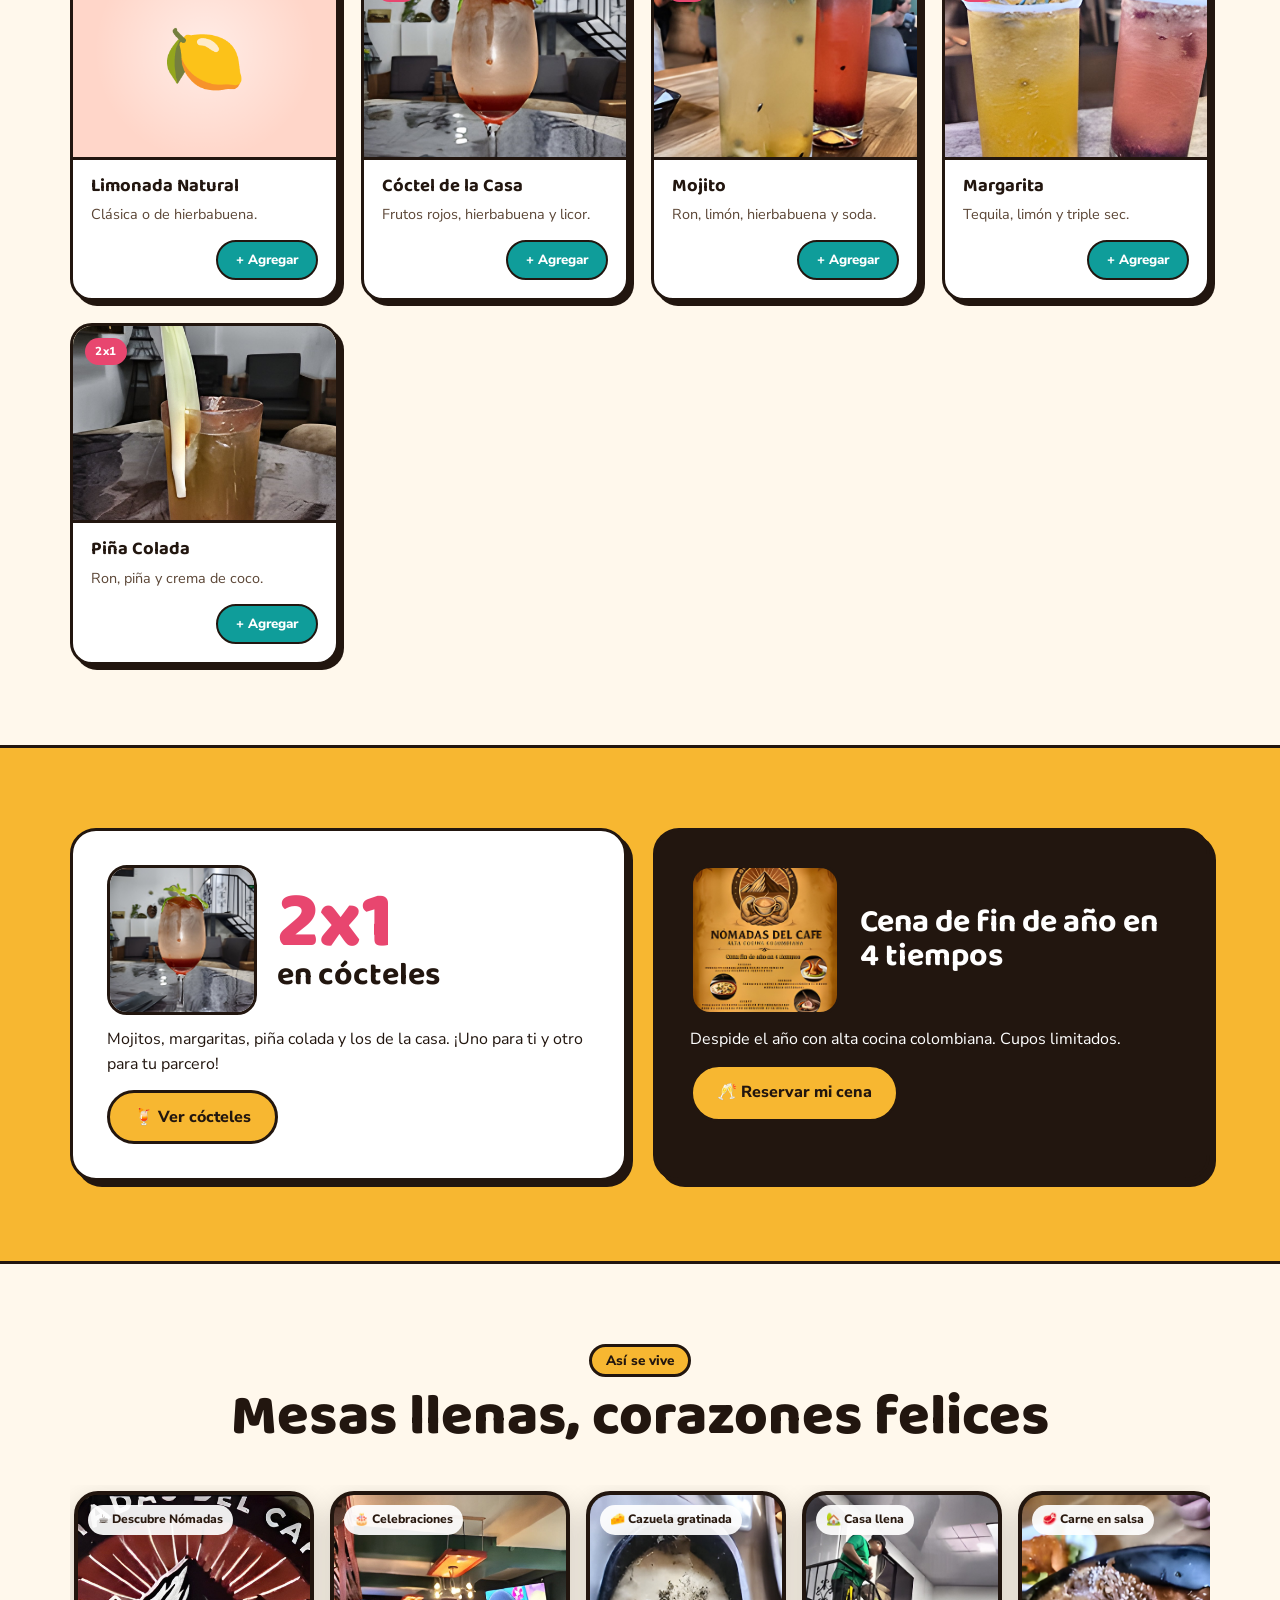
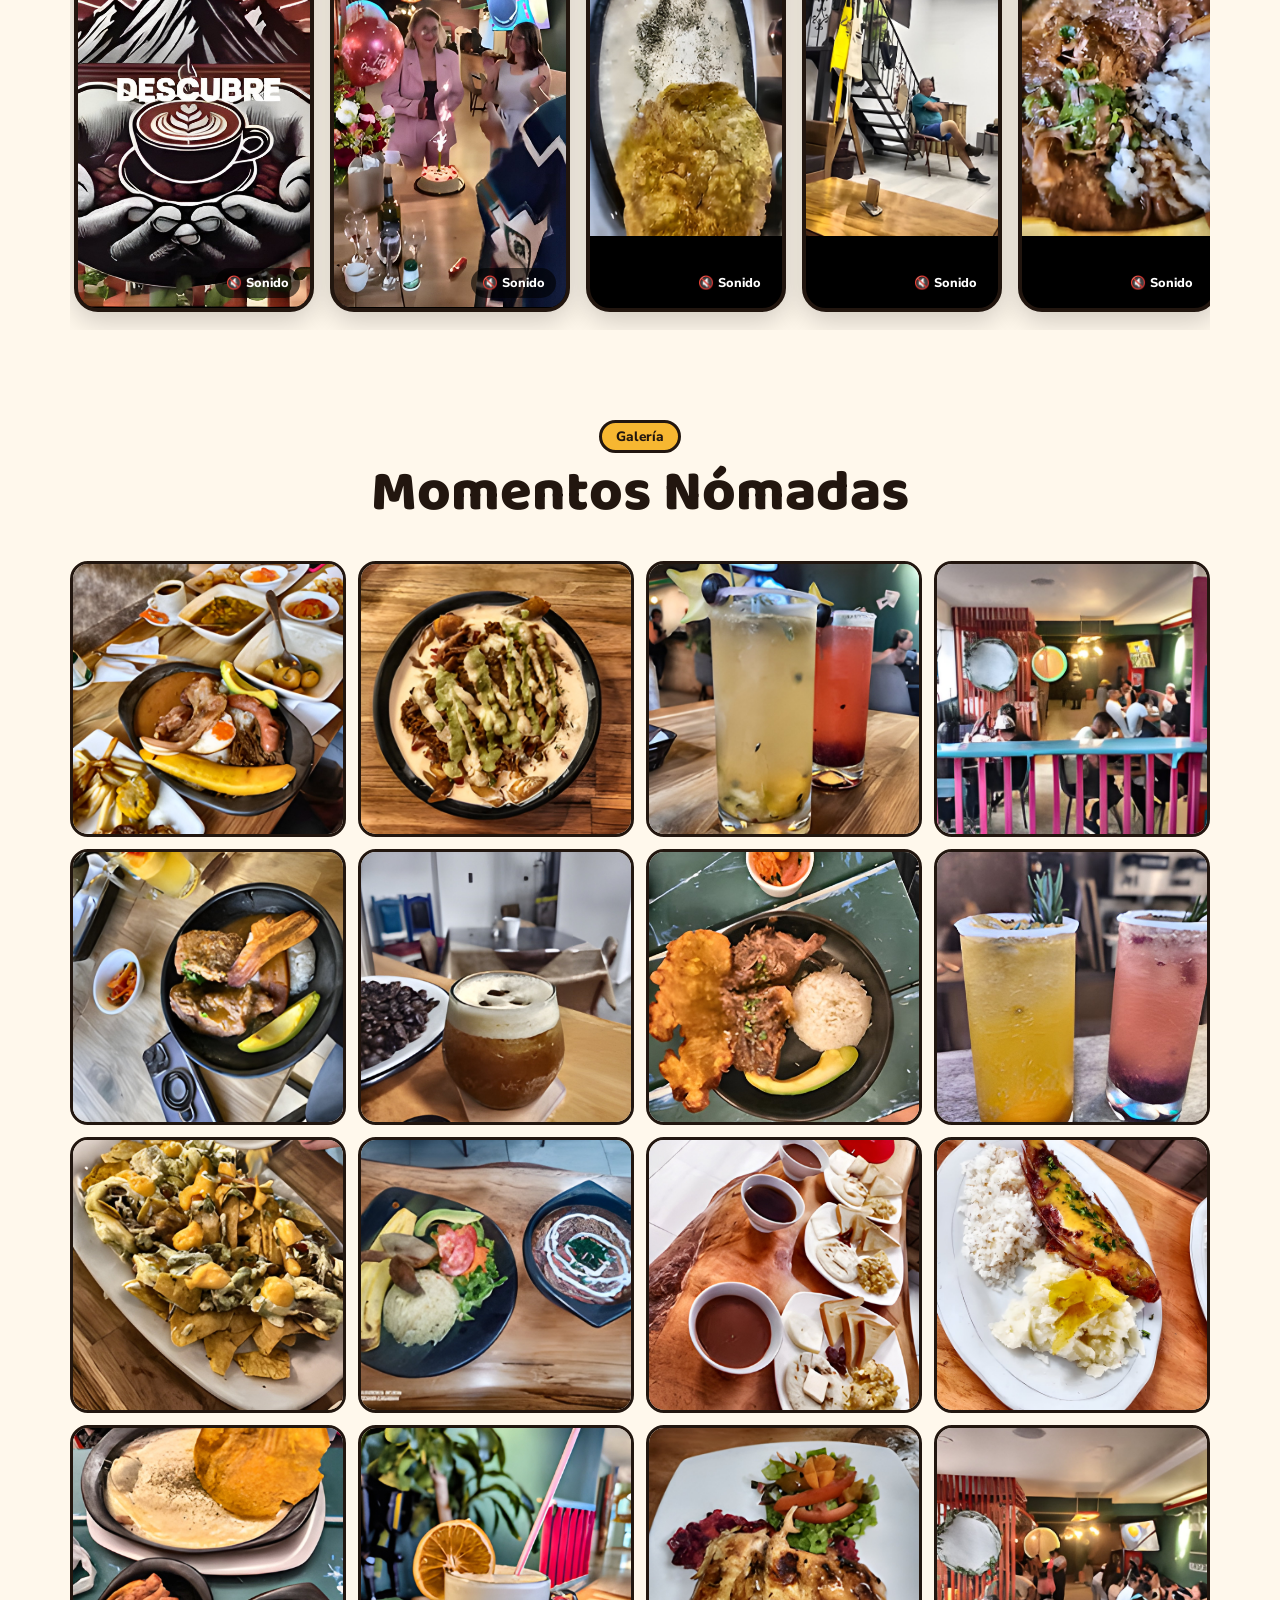
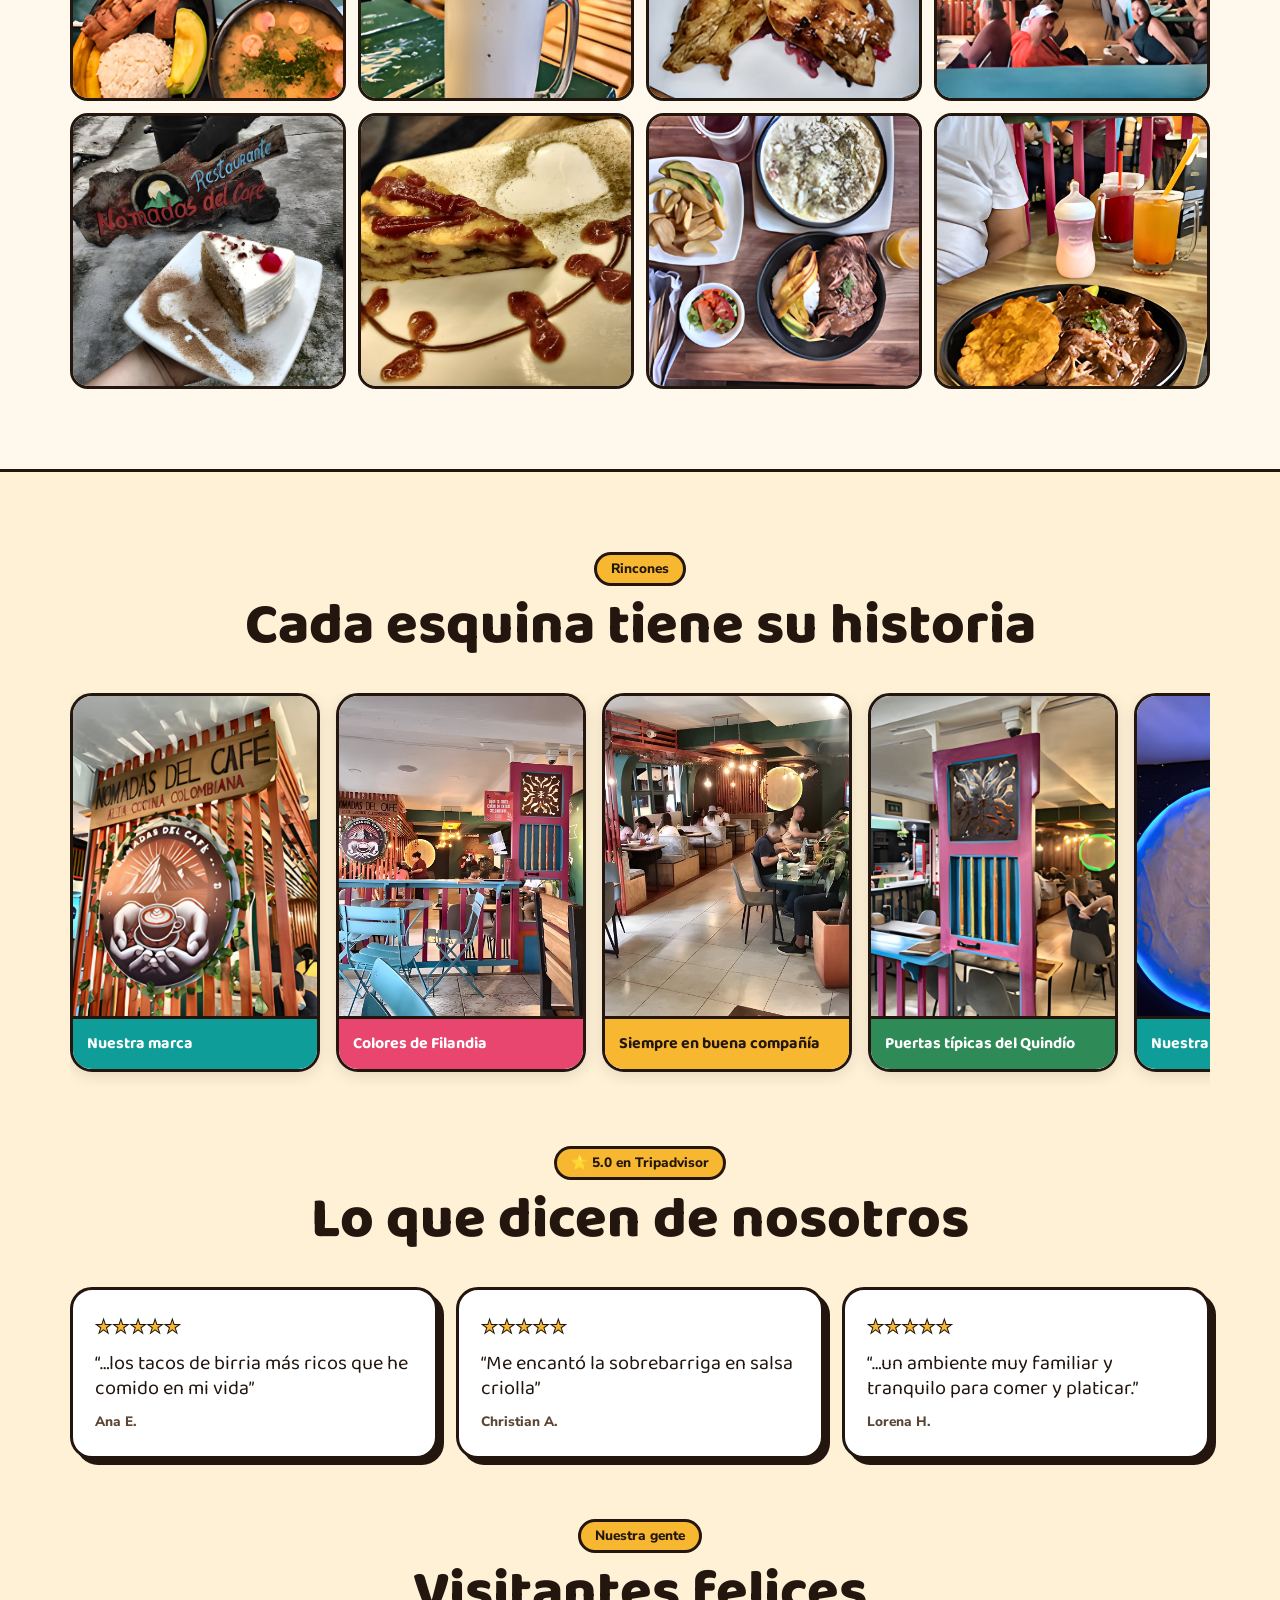
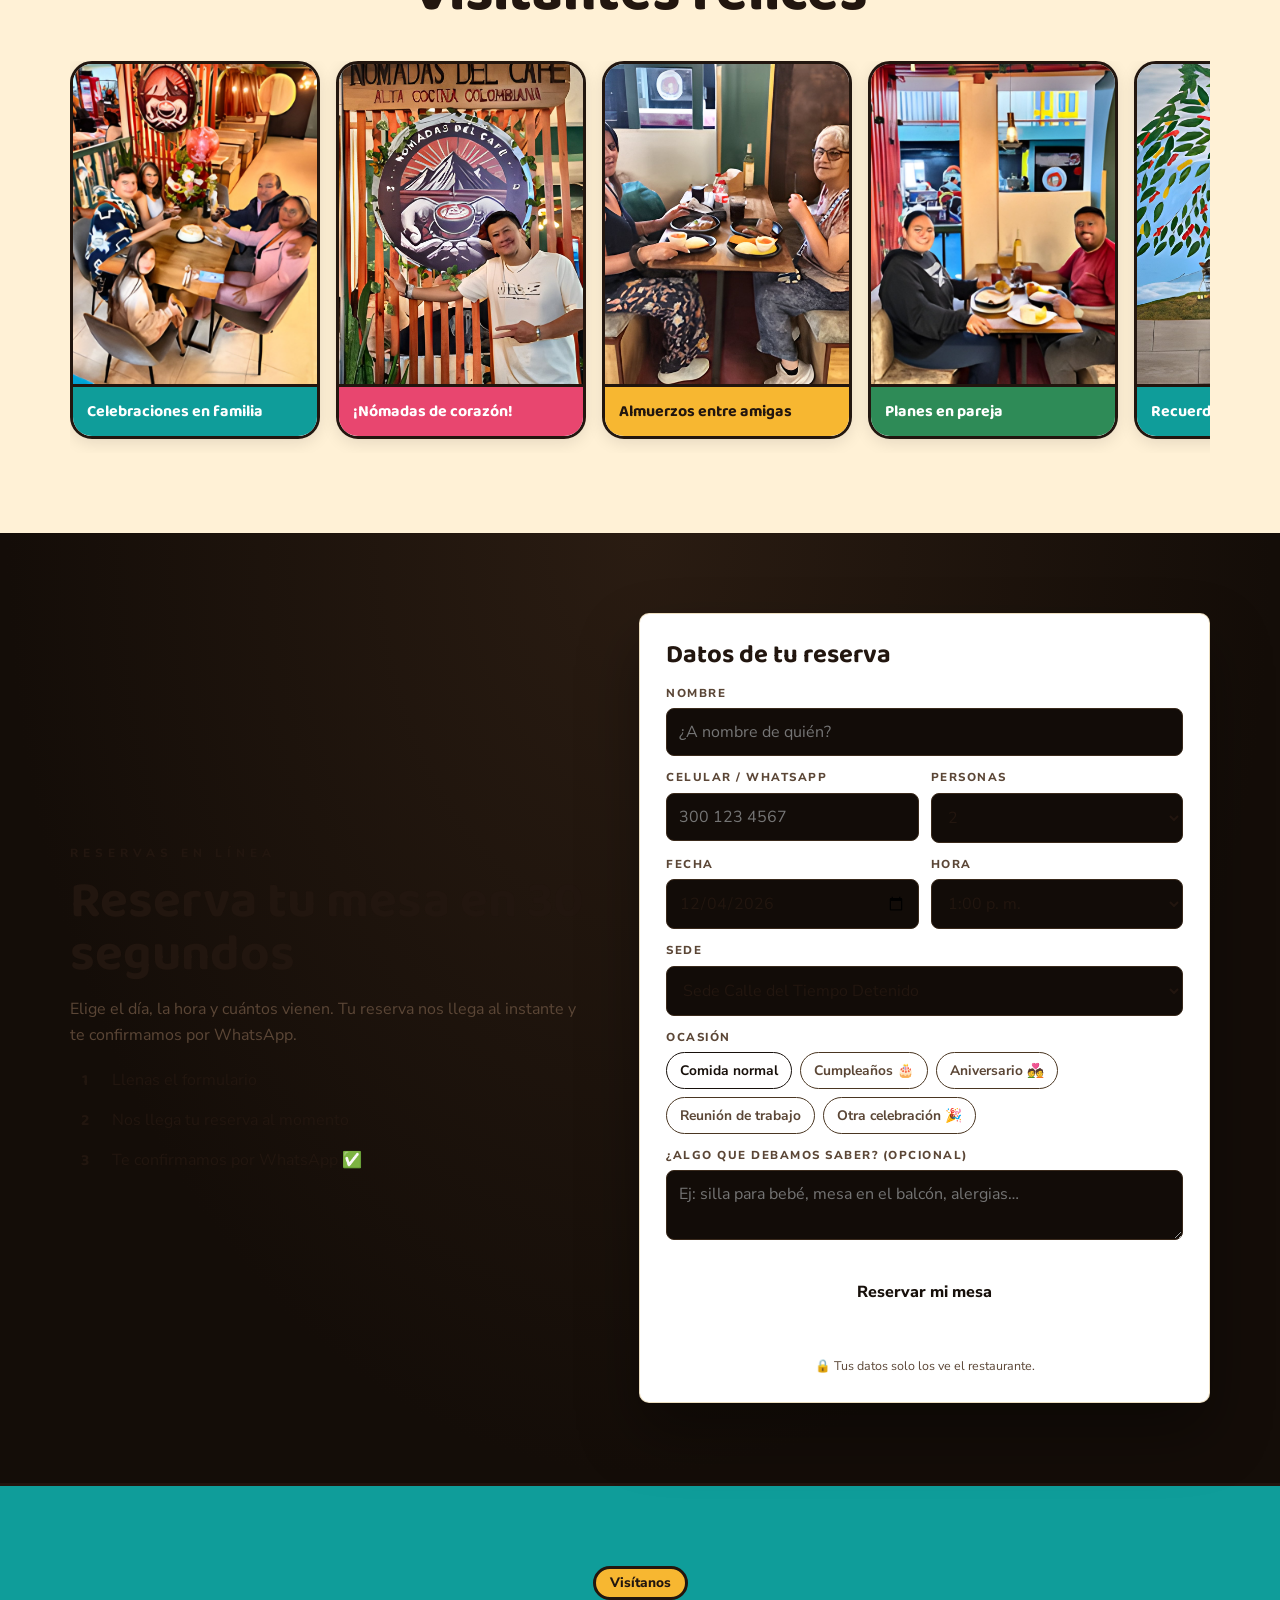
<file: opciones/opcion-3.html>
<!DOCTYPE html>
<html lang="es">
<head>
<meta charset="UTF-8">
<meta name="viewport" content="width=device-width, initial-scale=1">
<title>Nómadas del Café · Balcones de colores · Filandia</title>
<link rel="icon" href="img/logo-180.png">
<link rel="preconnect" href="https://fonts.googleapis.com"><link rel="preconnect" href="https://fonts.gstatic.com" crossorigin>
<link href="https://fonts.googleapis.com/css2?family=Baloo+2:wght@600;800&family=Nunito+Sans:wght@400;700;800&display=swap" rel="stylesheet">
<link rel="stylesheet" href="shared/base.css">
<style>
:root{--bg:#fff8ec;--ink:#22160f;--ink2:#5b4636;--card:#fff;--acc:#e8466f;--acc2:#0f9d9a;--head:'Baloo 2',system-ui,sans-serif;--body:'Nunito Sans',system-ui,sans-serif;--r:22px;
  --tq:#0f9d9a;--mg:#e8466f;--am:#f7b731;--vd:#2e8b57;--rj:#e1522c;--az:#2f63c0;--ph:#ffe7b8}
.borde{border:3px solid var(--ink);box-shadow:6px 6px 0 var(--ink)}
.nav{position:sticky;top:0;z-index:50;background:var(--bg);border-bottom:3px solid var(--ink)}
.nav .wrap{display:flex;align-items:center;justify-content:space-between;height:68px;gap:10px}
.nav .marca{display:flex;align-items:center;gap:10px;text-decoration:none;font-family:var(--head);font-weight:800;font-size:1.3rem}
.nav .marca img{width:46px;height:46px;border-radius:50%;border:3px solid var(--ink)}
.nav ul{display:flex;gap:6px;list-style:none}
.nav ul a{text-decoration:none;font-weight:800;padding:7px 12px;border-radius:999px;font-size:.92rem}
.nav ul li:nth-child(1) a:hover{background:var(--tq);color:#fff}.nav ul li:nth-child(2) a:hover{background:var(--mg);color:#fff}
.nav ul li:nth-child(3) a:hover{background:var(--am)}.nav ul li:nth-child(4) a:hover{background:var(--vd);color:#fff}
.carro{background:var(--am);border:3px solid var(--ink);box-shadow:3px 3px 0 var(--ink);border-radius:999px;padding:8px 14px;font-weight:800;font-family:var(--body);cursor:pointer;display:flex;gap:6px;align-items:center;white-space:nowrap}
@media(max-width:900px){.nav ul{display:none}.nav .marca span{font-size:1.05rem}}

.hero{display:grid;grid-template-columns:1.05fr 1fr;min-height:84vh;border-bottom:3px solid var(--ink)}
.hero .izq{background:var(--tq);color:#fff;padding:60px 48px;display:flex;flex-direction:column;justify-content:center;position:relative;overflow:hidden}
.hero .izq::after{content:"";position:absolute;right:-60px;bottom:-60px;width:240px;height:240px;border-radius:50%;background:var(--am);opacity:.9}
.hero .pill{align-self:flex-start;background:#fff;color:var(--ink);border:3px solid var(--ink);border-radius:999px;padding:5px 14px;font-weight:800;font-size:.85rem;margin-bottom:18px}
.hero h1{font-size:clamp(3rem,7.5vw,5.6rem);line-height:.95;font-weight:800;margin-bottom:16px;position:relative;z-index:2}
.hero h1 span{color:var(--am);-webkit-text-stroke:2px var(--ink)}
.hero p{font-size:1.15rem;max-width:520px;margin-bottom:26px;position:relative;z-index:2}
.hero .btns{display:flex;gap:12px;flex-wrap:wrap;position:relative;z-index:2}
.hero .btn{border:3px solid var(--ink);box-shadow:4px 4px 0 var(--ink)}
.btn-am{background:var(--am);color:var(--ink)}
.hero .der{position:relative;background:var(--mg);display:grid;place-items:center;padding:30px;overflow:hidden}
.hero .der .banner{width:92%;border-radius:18px;transform:rotate(-2deg);position:relative;z-index:2}
.hero .der .f1{position:absolute;width:34%;left:5%;bottom:4%;z-index:1;border-radius:18px;transform:rotate(-6deg);aspect-ratio:1;object-fit:cover}
.hero .der .f2{position:absolute;width:30%;right:5%;top:4%;z-index:1;border:3px solid var(--ink);border-radius:18px;transform:rotate(5deg);aspect-ratio:1;object-fit:cover}
@media(max-width:860px){.hero{grid-template-columns:1fr}.hero .izq{padding:44px 24px}.hero .der{min-height:420px}}

.cinta{background:var(--ink);color:var(--am);overflow:hidden;white-space:nowrap;font-family:var(--head);font-weight:800;font-size:1.2rem;padding:10px 0}
.cinta div{display:inline-block;animation:corre 28s linear infinite}
@keyframes corre{to{transform:translateX(-50%)}}

section{padding:80px 0}
.tit{text-align:center;margin-bottom:38px}
.tit .k{display:inline-block;background:var(--am);border:3px solid var(--ink);border-radius:999px;padding:3px 14px;font-weight:800;font-size:.85rem}
.tit h2{font-size:clamp(2.2rem,5.5vw,3.6rem);font-weight:800;line-height:1;margin-top:12px}
.tit p{color:var(--ink2);max-width:620px;margin:12px auto 0}

.puertas{display:grid;grid-template-columns:repeat(4,1fr);gap:16px}
.puerta{border-radius:120px 120px 18px 18px;padding:34px 18px 22px;text-align:center;color:#fff}
.puerta .ic{font-size:2.4rem}.puerta b{display:block;font-family:var(--head);font-size:1.35rem;margin-top:6px}
.puerta:nth-child(1){background:var(--tq)}.puerta:nth-child(2){background:var(--mg)}.puerta:nth-child(3){background:var(--am);color:var(--ink)}.puerta:nth-child(4){background:var(--az)}
@media(max-width:760px){.puertas{grid-template-columns:1fr 1fr}}
.premios-fila{display:flex;gap:20px;justify-content:center;align-items:center;flex-wrap:wrap;margin-top:40px}
.premios-fila img{height:170px;width:auto;border-radius:16px;background:#fff;padding:8px}
.premios-fila p{max-width:360px;font-weight:700}

.celebra{background:var(--mg);color:#fff;border-top:3px solid var(--ink);border-bottom:3px solid var(--ink)}
.celebra .grid{display:grid;grid-template-columns:1fr 1fr;gap:44px;align-items:center}
.celebra img{width:100%;aspect-ratio:4/5;object-fit:cover;border-radius:26px;transform:rotate(-2deg)}
.celebra h2{font-size:clamp(2.3rem,5vw,3.6rem);line-height:1;font-weight:800;margin:12px 0 14px}
.celebra p{font-size:1.08rem;margin-bottom:16px}
.celebra .chips{display:flex;flex-wrap:wrap;gap:8px;margin-bottom:22px}
.celebra .chips span{background:#fff;color:var(--ink);border:3px solid var(--ink);border-radius:999px;padding:6px 14px;font-weight:800;font-size:.9rem}
.celebra .btn{border:3px solid var(--ink);box-shadow:4px 4px 0 var(--ink)}
@media(max-width:760px){.celebra .grid{grid-template-columns:1fr}}

.menu .prod{border:3px solid var(--ink);box-shadow:5px 5px 0 var(--ink)}
.menu .prod:nth-child(6n+1) .foto{--ph:#bdeeed}.menu .prod:nth-child(6n+2) .foto{--ph:#ffd2de}.menu .prod:nth-child(6n+3) .foto{--ph:#ffe7b8}
.menu .prod:nth-child(6n+4) .foto{--ph:#cfe9d9}.menu .prod:nth-child(6n+5) .foto{--ph:#ffd6c9}.menu .prod:nth-child(6n) .foto{--ph:#d3defa}
.menu .prod .foto{border-bottom:3px solid var(--ink)}
.filtro{border-width:3px}
.agregar{border:2px solid var(--ink)}
.aviso-banda{border:3px solid var(--ink);box-shadow:5px 5px 0 var(--ink);border-style:solid}

.promo{background:var(--am);border-top:3px solid var(--ink);border-bottom:3px solid var(--ink)}
.promo .grid{display:grid;grid-template-columns:repeat(2,1fr);gap:26px}
.promo .caja{border-radius:26px;padding:34px;display:flex;flex-direction:column;gap:12px}
.promo .c1{background:#fff}.promo .c2{background:var(--ink);color:#fff}
.promo .cuadro{display:grid;grid-template-columns:150px 1fr;gap:20px;align-items:center}
.promo .cuadro img{width:150px;height:150px;object-fit:cover;border-radius:20px;border:3px solid var(--ink)}
.promo .big{font-family:var(--head);font-size:5rem;line-height:.9;font-weight:800;color:var(--mg)}
.promo h3{font-size:2rem;line-height:1.05}
.promo .btn{align-self:flex-start;border:3px solid var(--ink)}
@media(max-width:760px){.promo .grid{grid-template-columns:1fr}.promo .cuadro{grid-template-columns:110px 1fr}.promo .cuadro img{width:110px;height:110px}}

.reels .marco{border-width:4px}
.galeria-grid img{border:3px solid var(--ink)}
.carrusel figure{border:3px solid var(--ink)}
.carrusel figure:nth-child(4n+1) figcaption{background:var(--tq);color:#fff}.carrusel figure:nth-child(4n+2) figcaption{background:var(--mg);color:#fff}
.carrusel figure:nth-child(4n+3) figcaption{background:var(--am)}.carrusel figure:nth-child(4n) figcaption{background:var(--vd);color:#fff}
.carrusel figcaption{border-top:3px solid var(--ink)}
.ops{display:grid;grid-template-columns:repeat(3,1fr);gap:18px}
.op{background:#fff;border-radius:22px;padding:22px}
.op .e{color:var(--am);font-size:1.2rem;-webkit-text-stroke:1px var(--ink)}
.op p{font-family:var(--head);font-size:1.25rem;line-height:1.25;margin:8px 0}
.op span{font-weight:800;color:var(--ink2);font-size:.85rem}
@media(max-width:760px){.ops{grid-template-columns:1fr}}
.sedes-sec{background:var(--tq)}
.sedes-sec .tit h2{color:#fff}
.sede{border:3px solid var(--ink);box-shadow:6px 6px 0 var(--ink)}
.sede-mapa{border:3px solid var(--ink)}
.jue{display:block;margin:26px auto 0;text-align:center;background:var(--rj);color:#fff;border:3px solid var(--ink);border-radius:999px;padding:10px 20px;font-weight:800;max-width:520px}
footer{background:var(--ink);color:#fff;text-align:center;padding:40px 20px 120px}
footer b{font-family:var(--head);font-size:1.8rem;color:var(--am)}
footer p{opacity:.8;font-size:.9rem;margin-top:6px}
.bot-flot{border:3px solid #fff}
</style>
</head>
<body>
<header class="nav"><div class="wrap">
  <a class="marca" href="#inicio"><img src="img/logo-180.png" alt=""><span>Nómadas del Café</span></a>
  <ul><li><a href="#casa">La casa</a></li><li><a href="#celebra">Celebra</a></li><li><a href="#menu">Menú</a></li><li><a href="#sedes-sec">Sedes</a></li></ul>
  <button class="carro" onclick="abrirPanel()">🧺 Pedido <span class="numCarrito">0</span></button>
</div></header>

<section class="hero" id="inicio" style="padding:0">
  <div class="izq">
    <span class="pill">🏆 El mejor café en Filandia · Restaurant Guru 2026</span>
    <h1>Sabor que<br>viaja, casa que <span>abraza</span></h1>
    <p>Cocina típica del Quindío, café de origen y cócteles, en una casa de balcones de colores a dos cuadras del parque principal de Filandia, Quindío.</p>
    <div class="btns"><a href="#menu" class="btn btn-am">🍽️ Ver menú</a><a class="btn btn-wa" data-wa="Hola Nómadas del Café 👋 Quiero información." data-wa-icon>WhatsApp</a></div>
  </div>
  <div class="der">
    <img class="f2" src="img/f061.jpg" alt="Cazuela de la casa">
    <img class="banner borde" src="img/hero-banner.jpg" alt="Nómadas del Café · Alta cocina colombiana">
    <img class="f1 borde" src="img/f050.jpg" alt="Cócteles de la casa">
  </div>
</section>
<div class="cinta"><div>☕ Café de origen ✦ 🍲 Cocina típica ✦ 🍹 Cócteles 2x1 ✦ 🎂 Celebraciones ✦ 📍 2 sedes en Filandia ✦ 🚫 Jueves cerrado ✦ ☕ Café de origen ✦ 🍲 Cocina típica ✦ 🍹 Cócteles 2x1 ✦ 🎂 Celebraciones ✦ 📍 2 sedes en Filandia ✦ 🚫 Jueves cerrado ✦&nbsp;</div></div>

<section id="casa">
  <div class="wrap">
    <div class="tit"><span class="k">Nuestra casa</span><h2>El sabor del Paisaje Cultural Cafetero</h2><p>Barandas de colores, mesas de madera y la calidez quindiana. Aquí viajeros y vecinos se sienten en casa.</p></div>
    <div class="puertas">
      <div class="puerta borde"><div class="ic">☕</div><b>Café de origen</b>Granos del Quindío</div>
      <div class="puerta borde"><div class="ic">🍲</div><b>Cocina típica</b>Recetas de la abuela</div>
      <div class="puerta borde"><div class="ic">🍹</div><b>Cócteles 2x1</b>Para compartir</div>
      <div class="puerta borde"><div class="ic">🏡</div><b>2 sedes</b>En Filandia</div>
    </div>
    <div class="premios-fila"><img class="borde" src="img/f006.jpg" alt="El mejor restaurante 2026"><img class="borde" src="img/f007.jpg" alt="El mejor café en Filandia 2026"><p>Dos reconocimientos de Restaurant Guru en 2026. ¡Gracias a cada viajero y a cada vecino que nos eligió!</p></div>
  </div>
</section>

<section class="celebra" id="celebra">
  <div class="wrap grid">
    <img class="borde" src="img/foto-celebraciones.jpg" alt="Celebración en Nómadas del Café">
    <div>
      <span class="tit" style="text-align:left"><span class="k" style="color:var(--ink)">🎉 Celebra con nosotros</span></span>
      <h2>¡Tu fiesta, nuestra casa!</h2>
      <p>Cumpleaños, aniversario o reunión: tú traes a tu gente y nosotros ponemos la magia. Decoramos tu mesa a tu gusto y preparamos todo para que sea un momento inolvidable.</p>
      <div class="chips"><span>🎈 Decoración a tu gusto</span><span>🎂 Torta y velitas</span><span>🍷 Mesa para tu grupo</span><span>📅 Reserva anticipada</span></div>
      <a class="btn btn-am" data-wa="Hola Nómadas del Café 👋 Quiero reservar y decorar una mesa para una celebración. Fecha: ___ · Personas: ___ · Sede: ___" data-wa-icon>¡Quiero celebrar aquí!</a>
    </div>
  </div>
</section>

<section class="menu" id="menu">
  <div class="wrap">
    <div class="tit"><span class="k">Arma tu pedido</span><h2>¿Qué se te antoja hoy?</h2></div>
    <div class="aviso-banda"><span class="ic">📞</span><div class="aviso-texto"></div></div>
    <div class="filtros" id="filtros"></div>
    <div class="productos" id="productos"></div>
  </div>
</section>

<section class="promo" id="promo">
  <div class="wrap grid">
    <div class="caja c1 borde"><div class="cuadro"><img src="img/f016.jpg" alt="Cóctel de la casa"><div><div class="big">2x1</div><h3>en cócteles</h3></div></div>
      <p>Mojitos, margaritas, piña colada y los de la casa. ¡Uno para ti y otro para tu parcero!</p>
      <button class="btn btn-am" onclick="filtrar('Cócteles');document.getElementById('menu').scrollIntoView()">🍹 Ver cócteles</button></div>
    <div class="caja c2 borde"><div class="cuadro"><img src="img/f015.jpg" alt="Cena de fin de año" style="object-position:top"><div><h3>Cena de fin de año en 4 tiempos</h3></div></div>
      <p>Despide el año con alta cocina colombiana. Cupos limitados.</p>
      <a class="btn btn-am" data-wa="Hola Nómadas del Café 👋 Quiero información y reservar para la Cena de fin de año en 4 tiempos.">🥂 Reservar mi cena</a></div>
  </div>
</section>

<section id="video">
  <div class="wrap"><div class="tit"><span class="k">Así se vive</span><h2>Mesas llenas, corazones felices</h2></div>
    <div class="reels" id="reels"></div></div>
</section>

<section style="padding-top:10px">
  <div class="wrap"><div class="tit"><span class="k">Galería</span><h2>Momentos Nómadas</h2></div>
    <div class="galeria-grid" id="galeria"></div></div>
</section>

<section style="background:#fff1d6;border-top:3px solid var(--ink)">
  <div class="wrap"><div class="tit"><span class="k">Rincones</span><h2>Cada esquina tiene su historia</h2></div>
    <div class="carrusel" id="rincones"></div>
    <div class="tit" style="margin-top:60px"><span class="k">⭐ 5.0 en Tripadvisor</span><h2>Lo que dicen de nosotros</h2></div>
    <div class="ops">
      <div class="op borde"><div class="e">★★★★★</div><p>“…los tacos de birria más ricos que he comido en mi vida”</p><span>Ana E.</span></div>
      <div class="op borde"><div class="e">★★★★★</div><p>“Me encantó la sobrebarriga en salsa criolla”</p><span>Christian A.</span></div>
      <div class="op borde"><div class="e">★★★★★</div><p>“…un ambiente muy familiar y tranquilo para comer y platicar.”</p><span>Lorena H.</span></div>
    </div>
    <div class="tit" style="margin-top:60px"><span class="k">Nuestra gente</span><h2>Visitantes felices</h2></div>
    <div class="carrusel" id="clientes"></div></div>
</section>

<section class="sedes-sec" id="sedes-sec" style="border-top:3px solid var(--ink)">
  <div class="wrap"><div class="tit"><span class="k">Visítanos</span><h2>2 sedes en Filandia</h2></div>
    <div class="sedes" id="sedes"></div>
    <span class="jue">🚫 Los jueves descansamos: ambas sedes cerradas</span></div>
</section>

<footer><b>Nómadas del Café</b>
  <p>Cra. 8 # 6-52, Calle del Tiempo Detenido · Cra. 6 # 6-18, C. C. Giraldo Plaza, local 8</p>
  <p>Filandia, Quindío · WhatsApp y llamadas 314 221 1270 · © 2026</p></footer>
<script src="shared/app.js"></script>
<script src="shared/reservas.js"></script>
<meta name="robots" content="noindex">
</body>
</html>
</file>
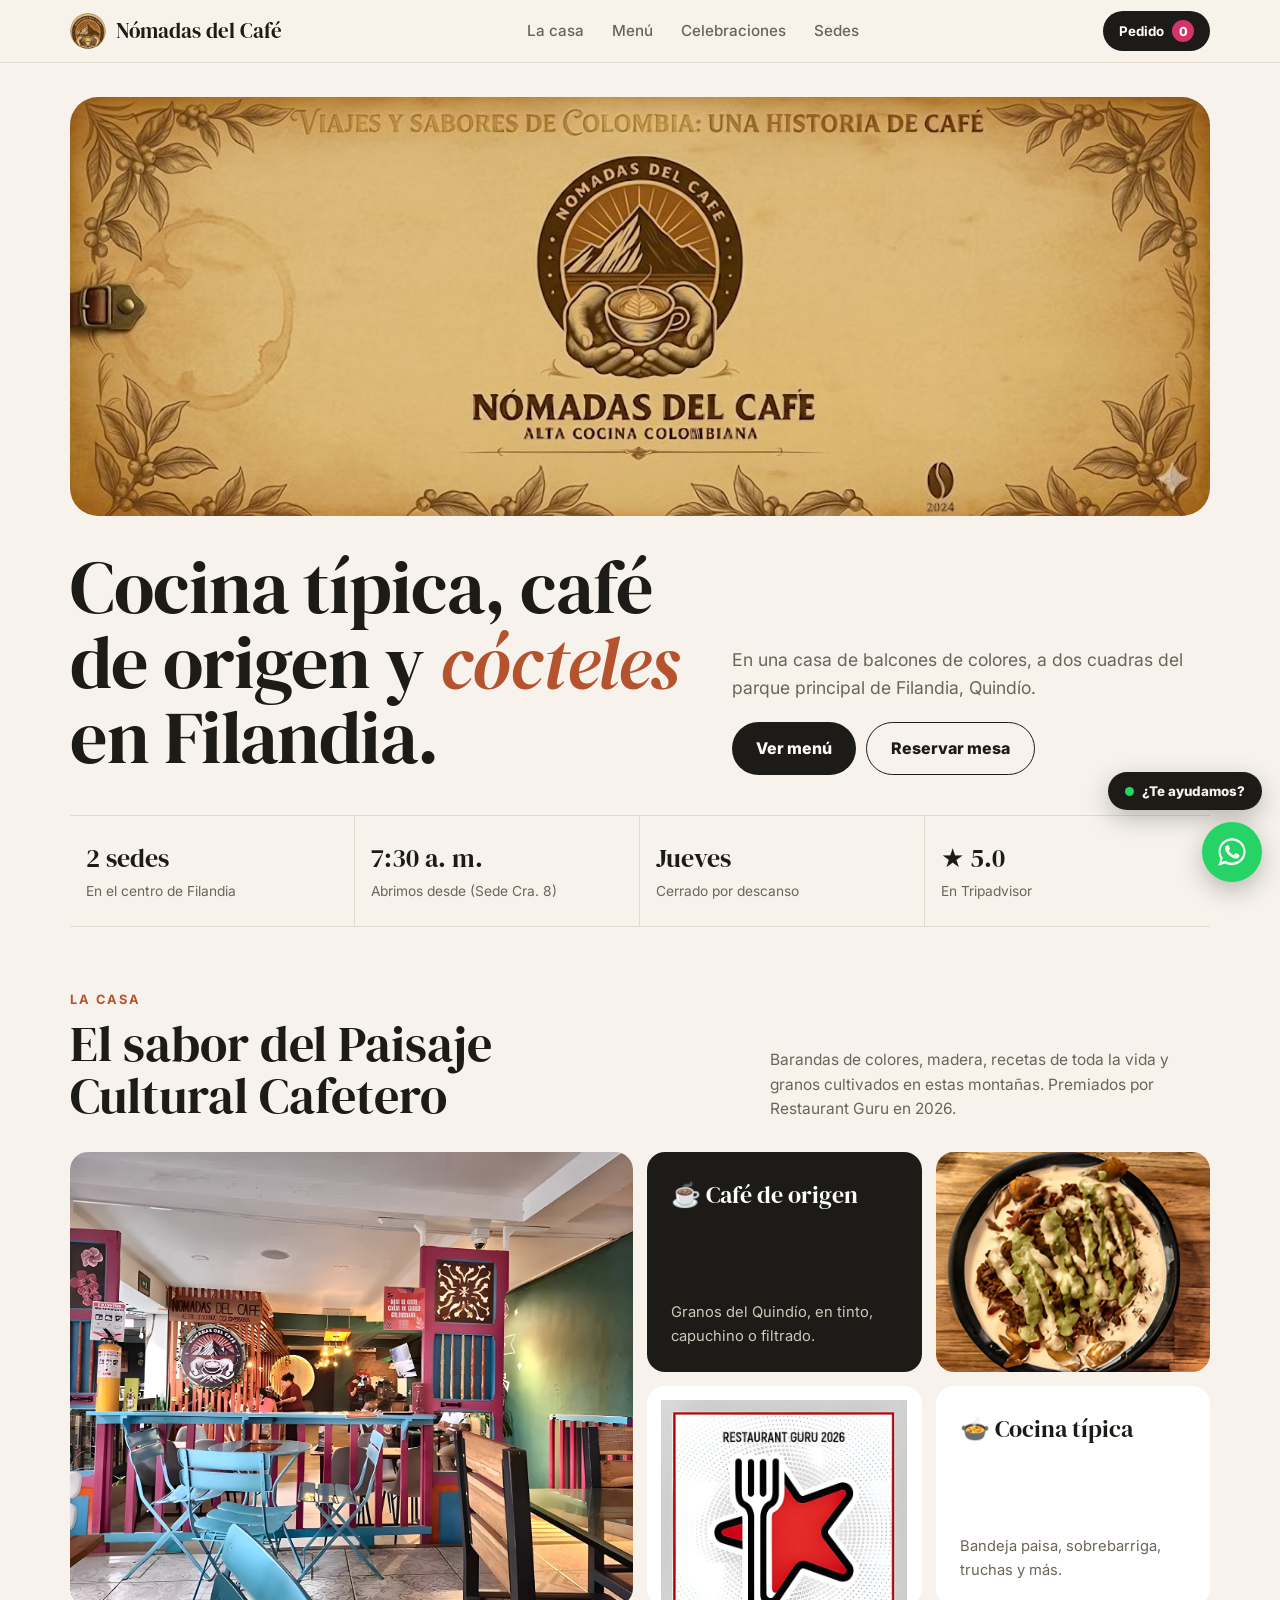
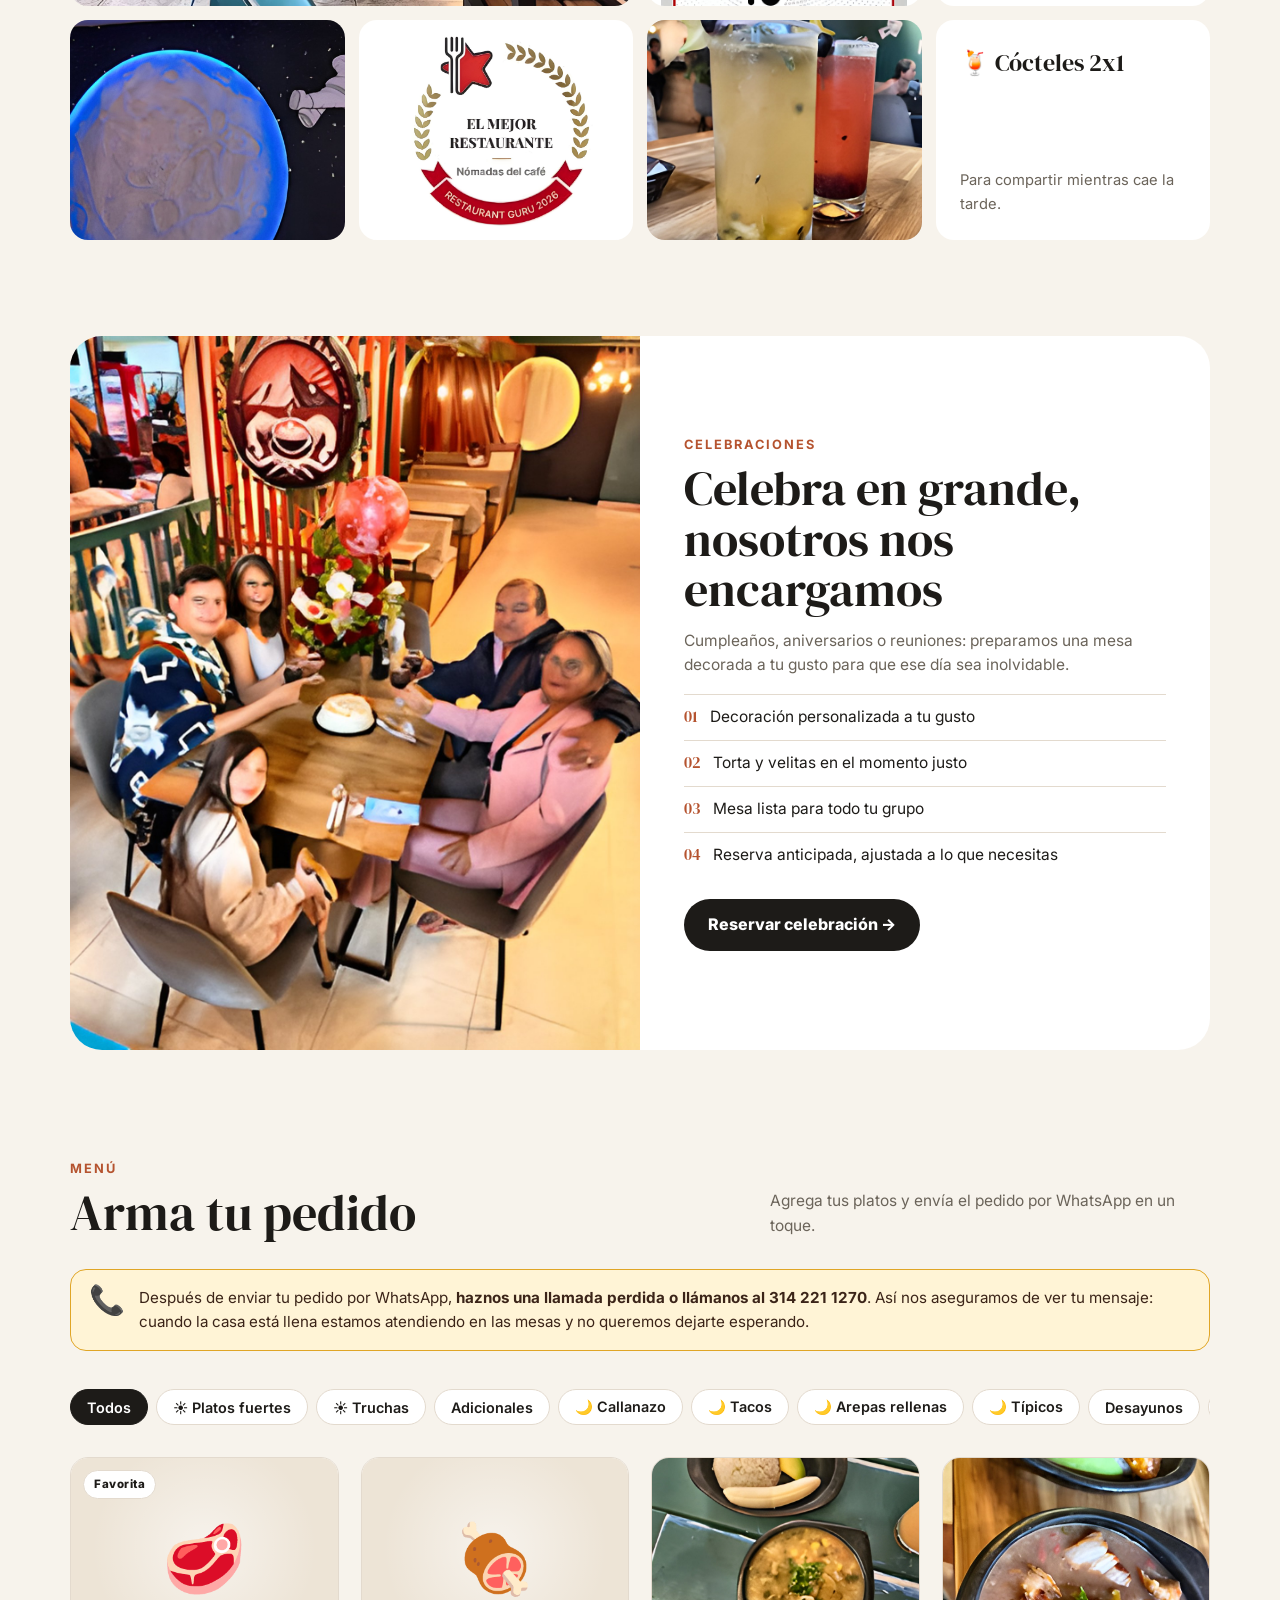
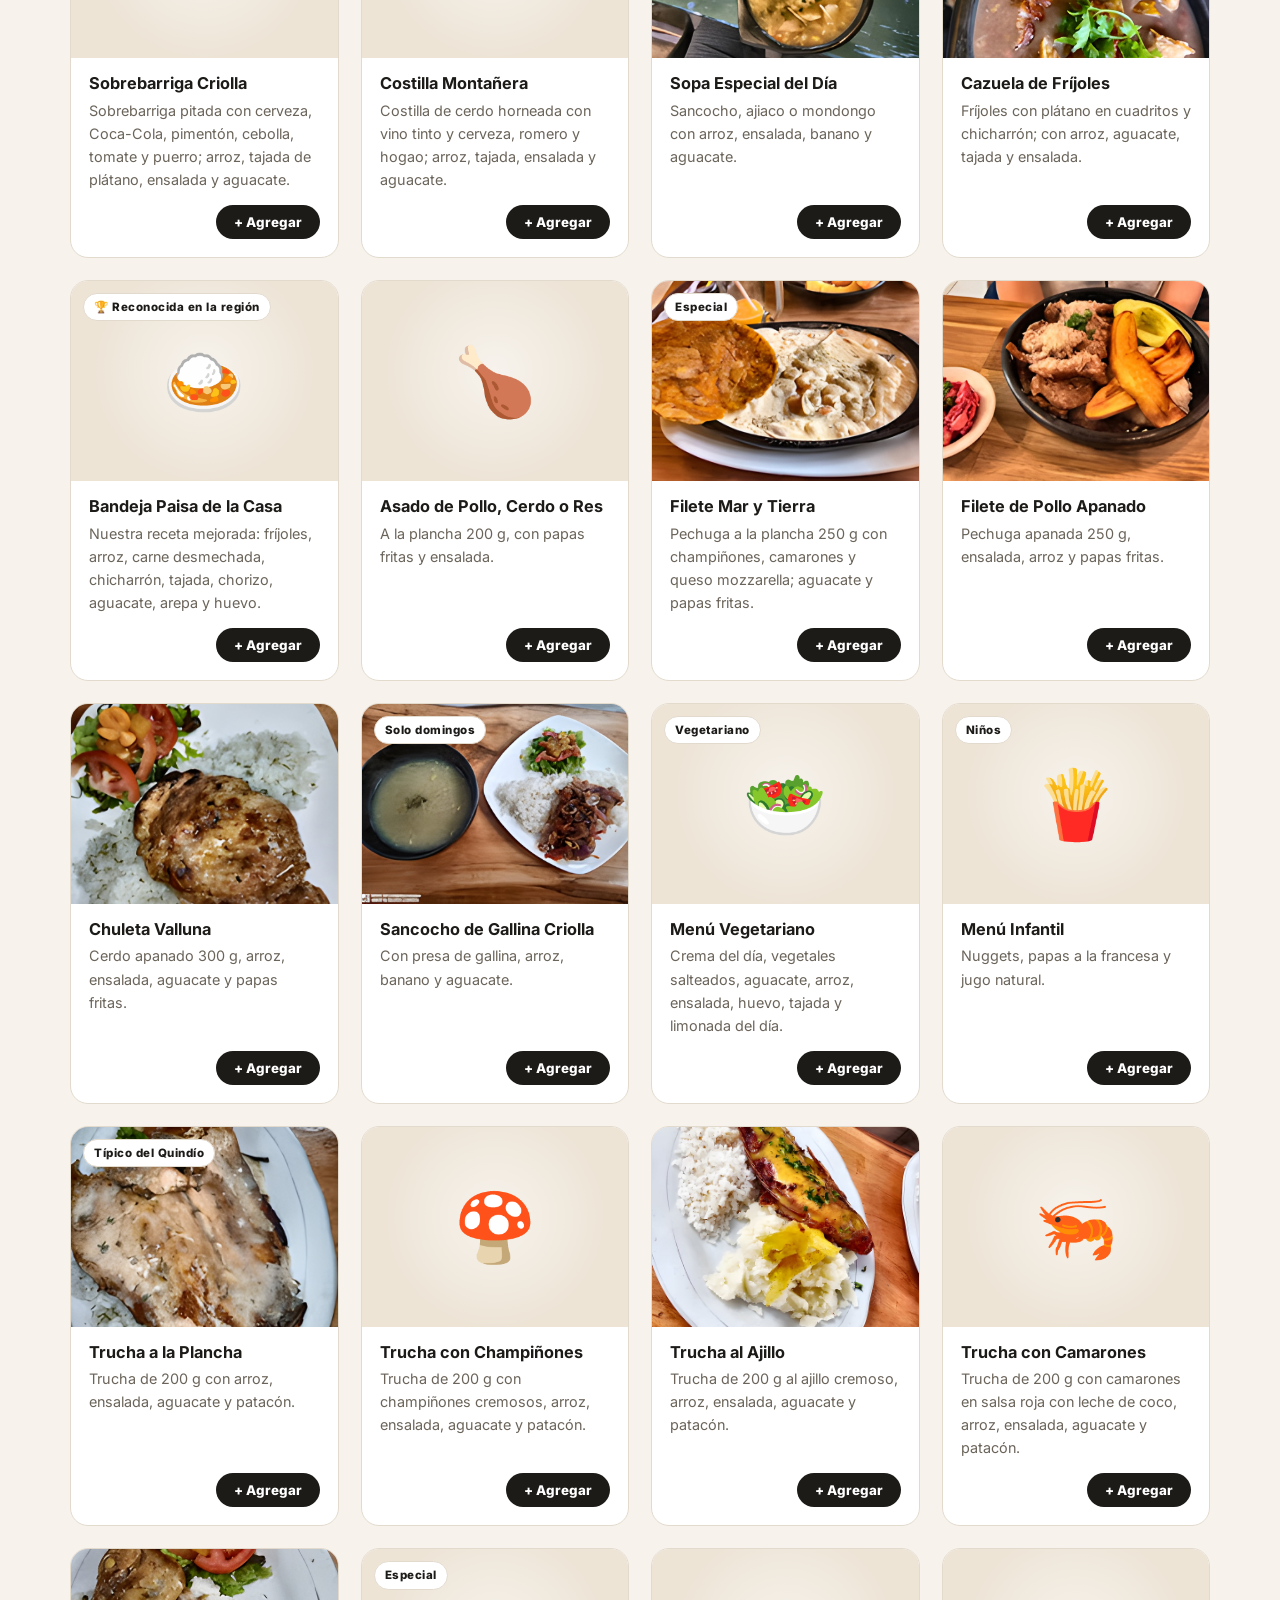
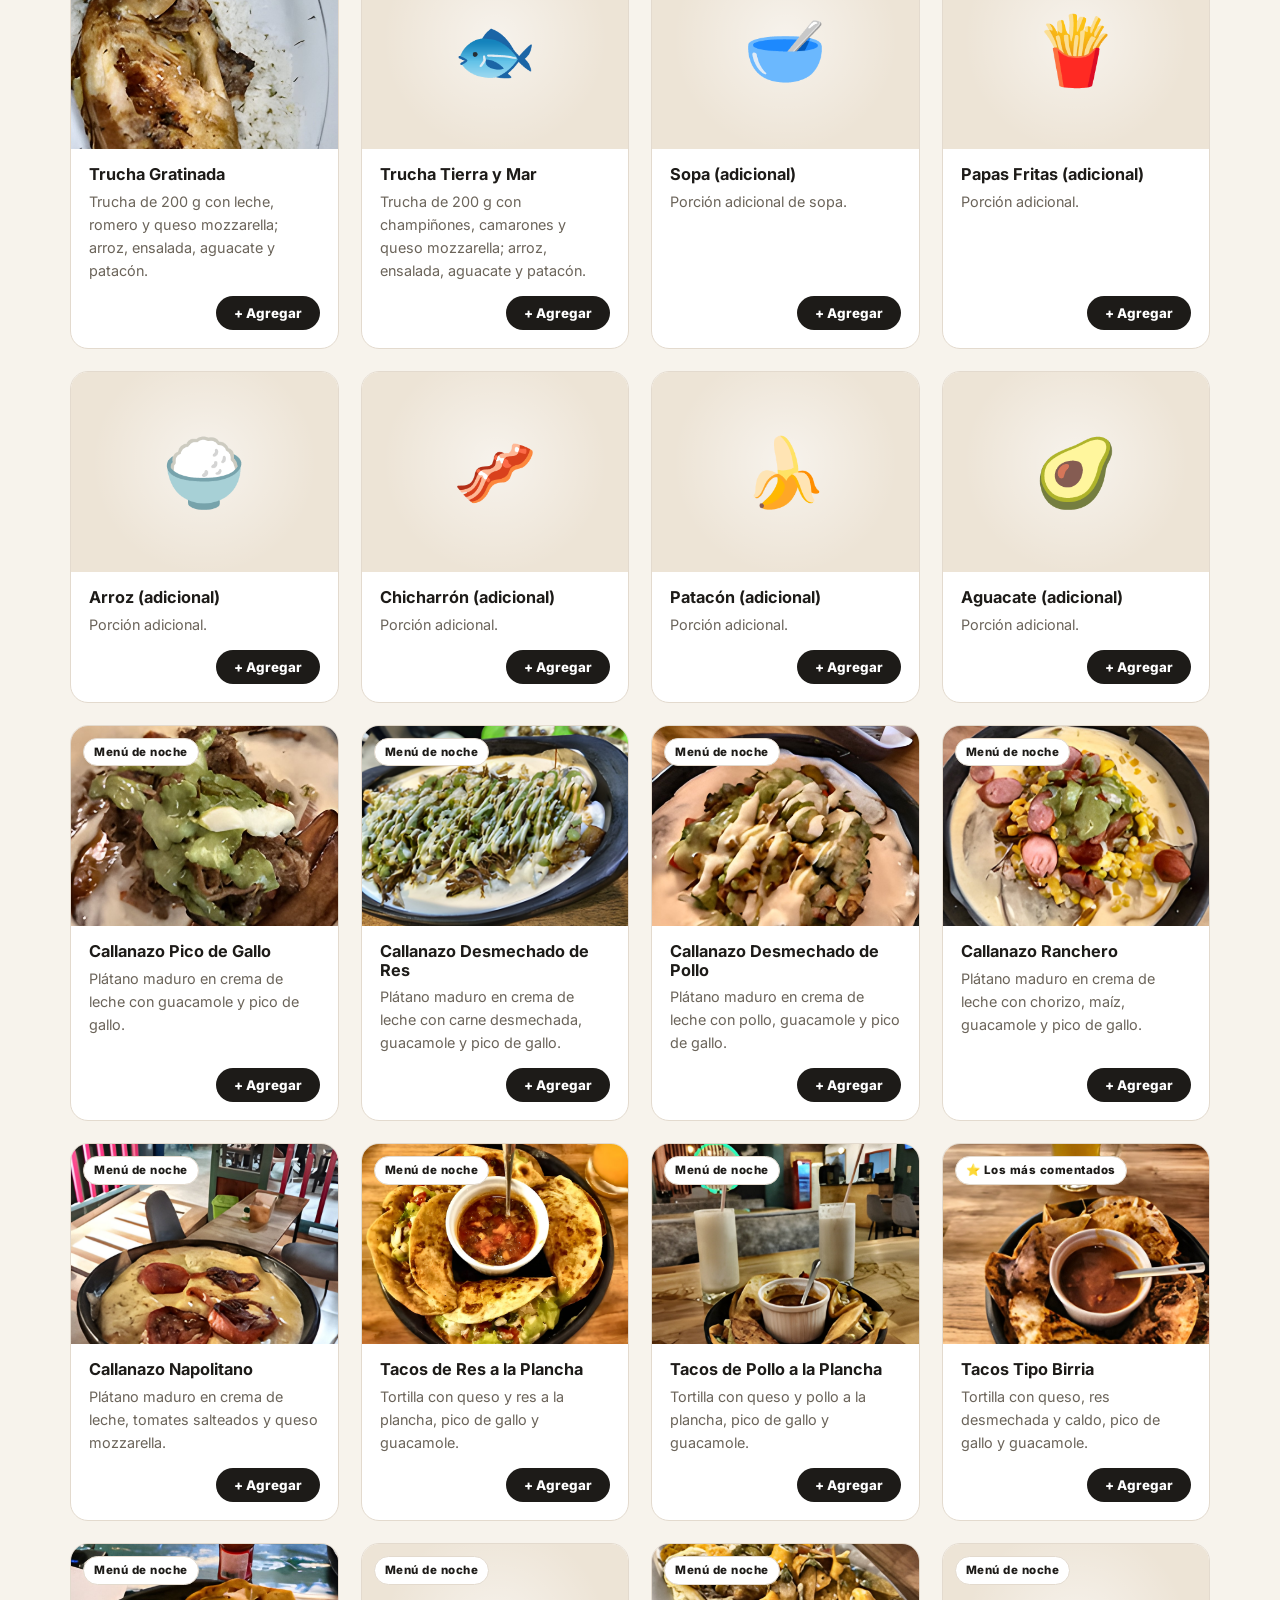
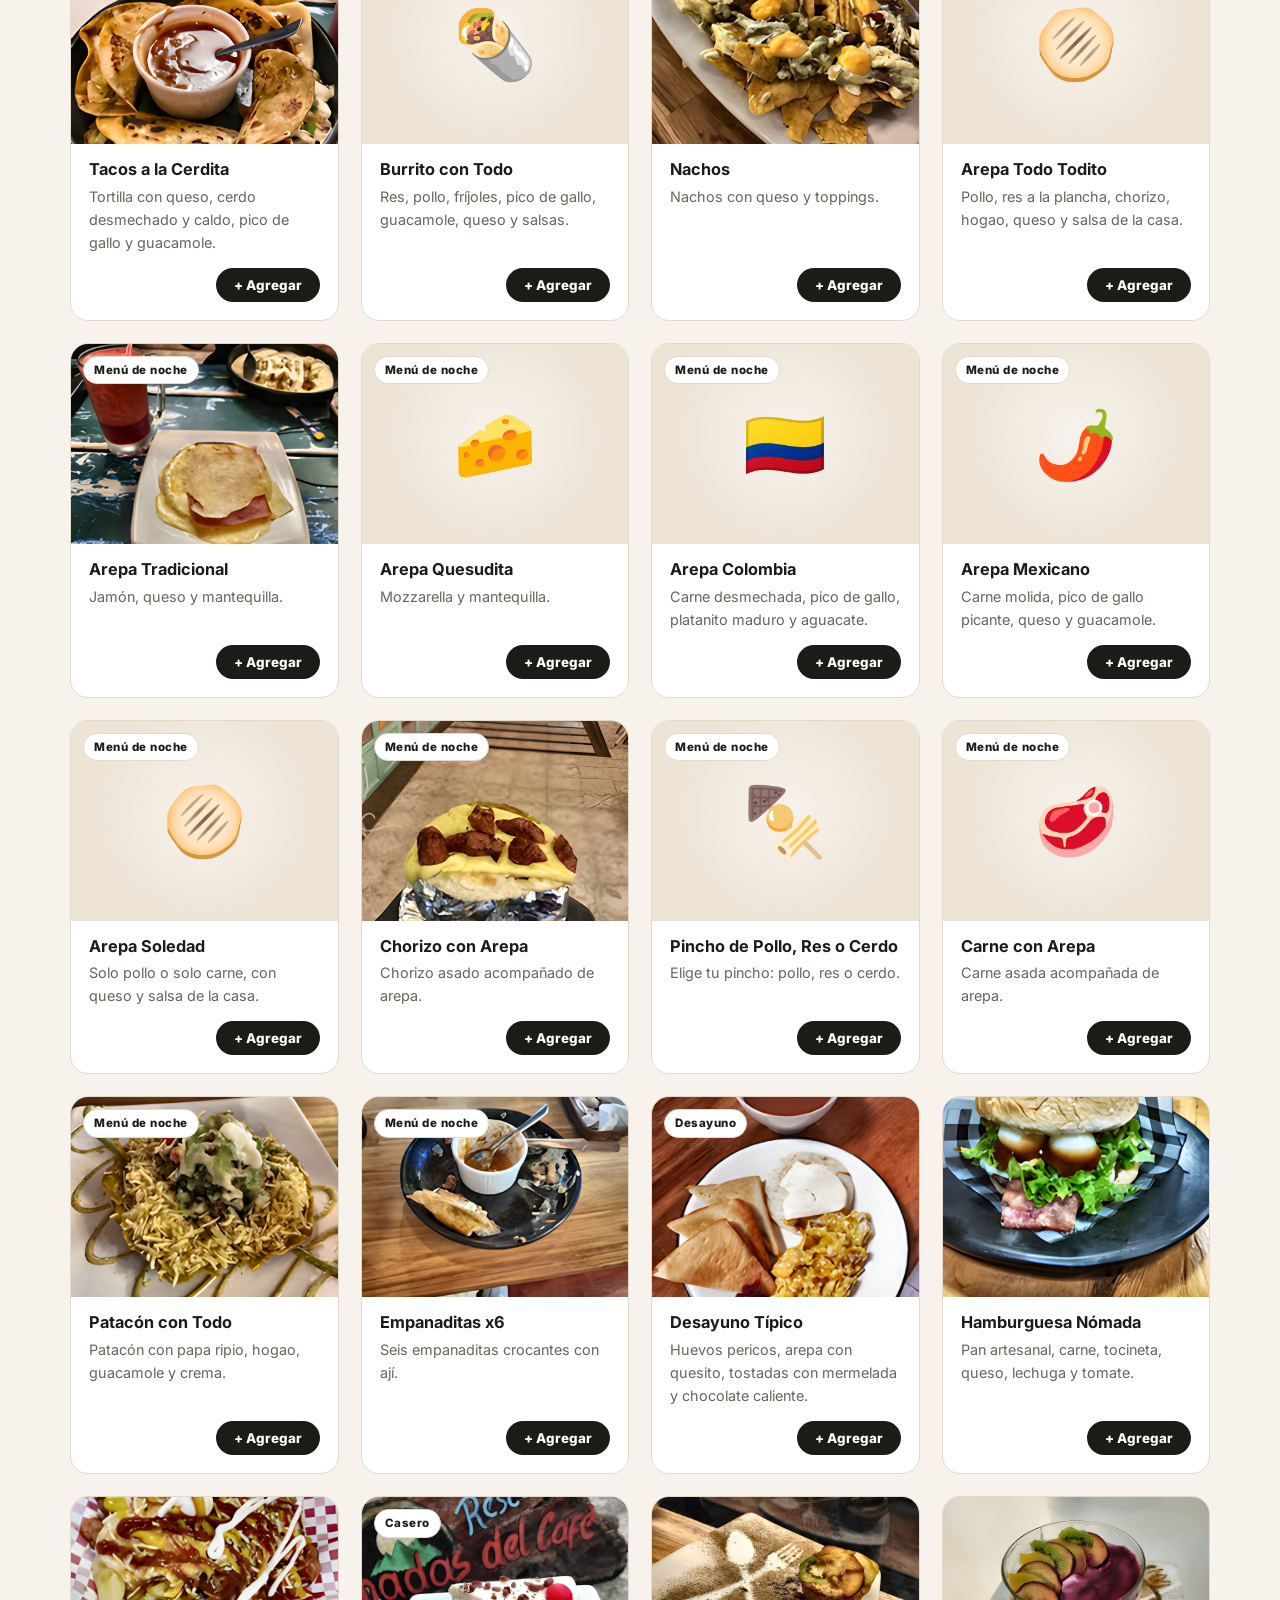
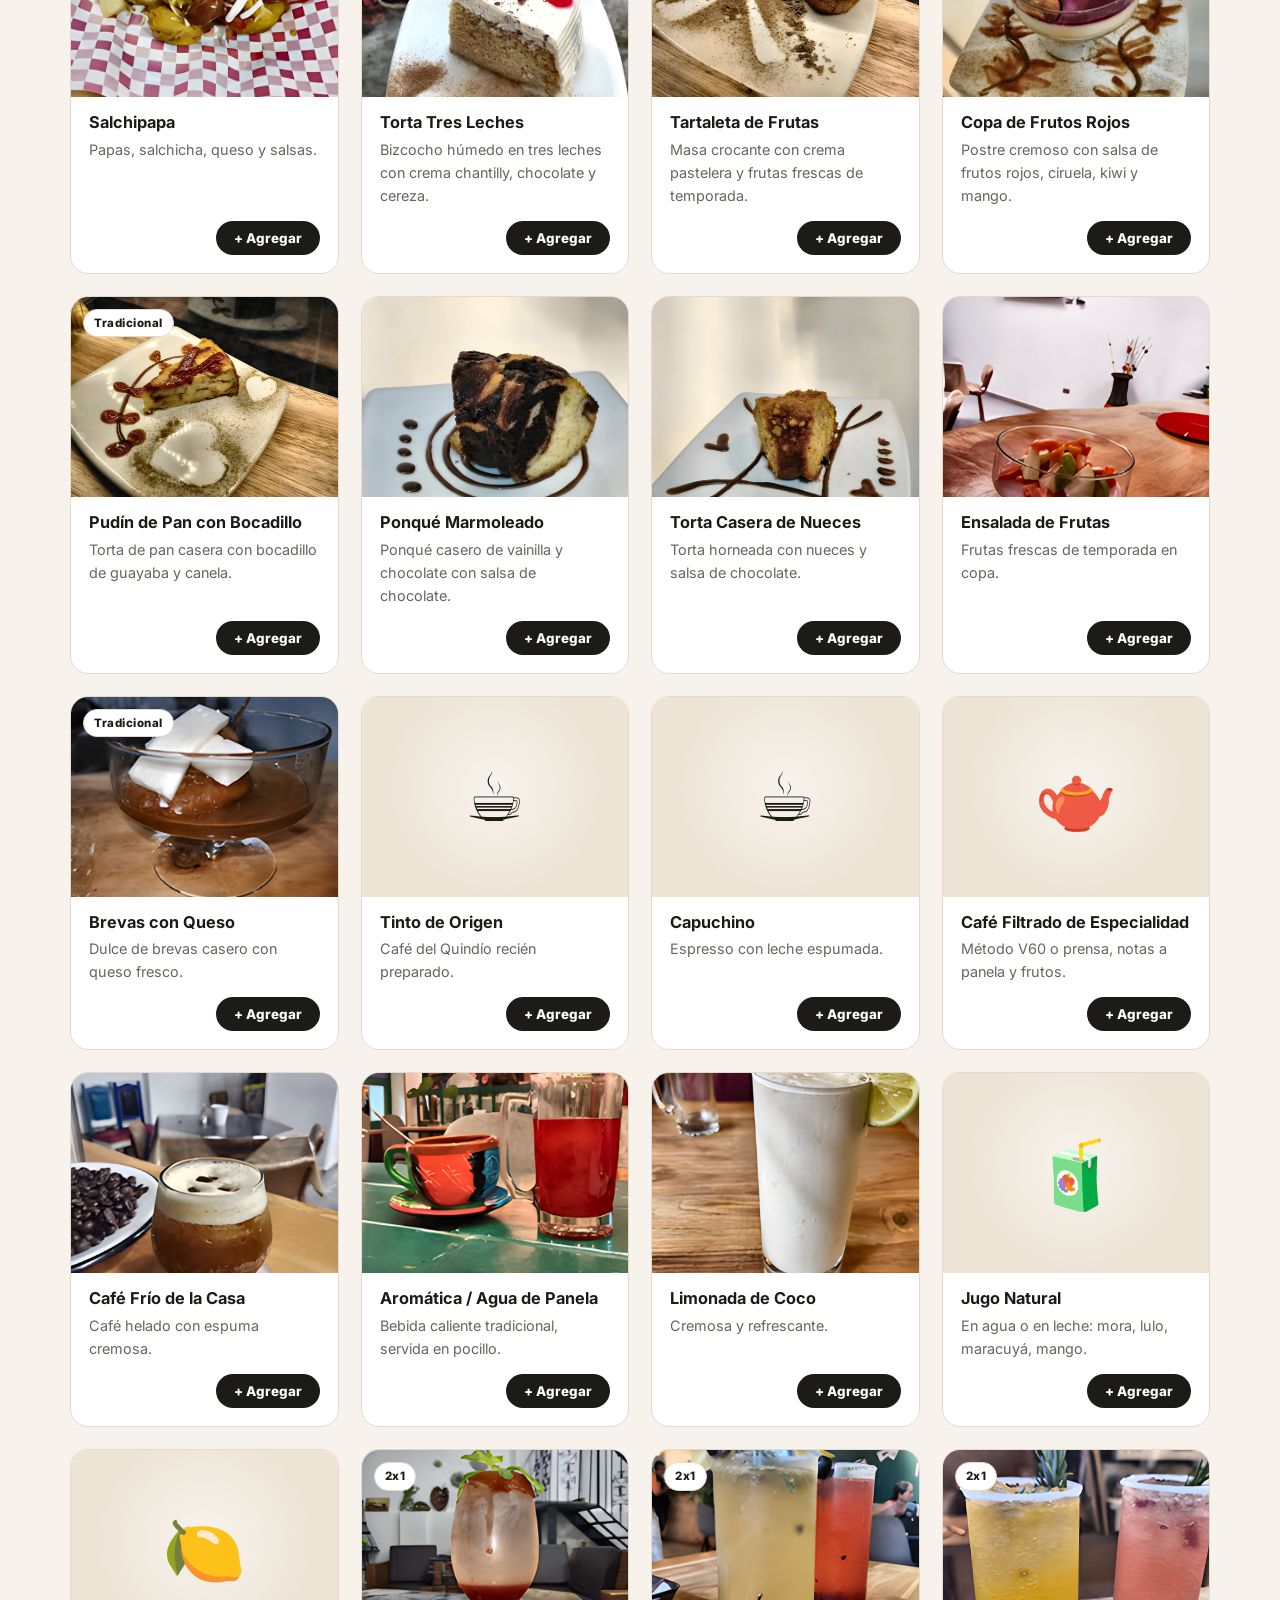
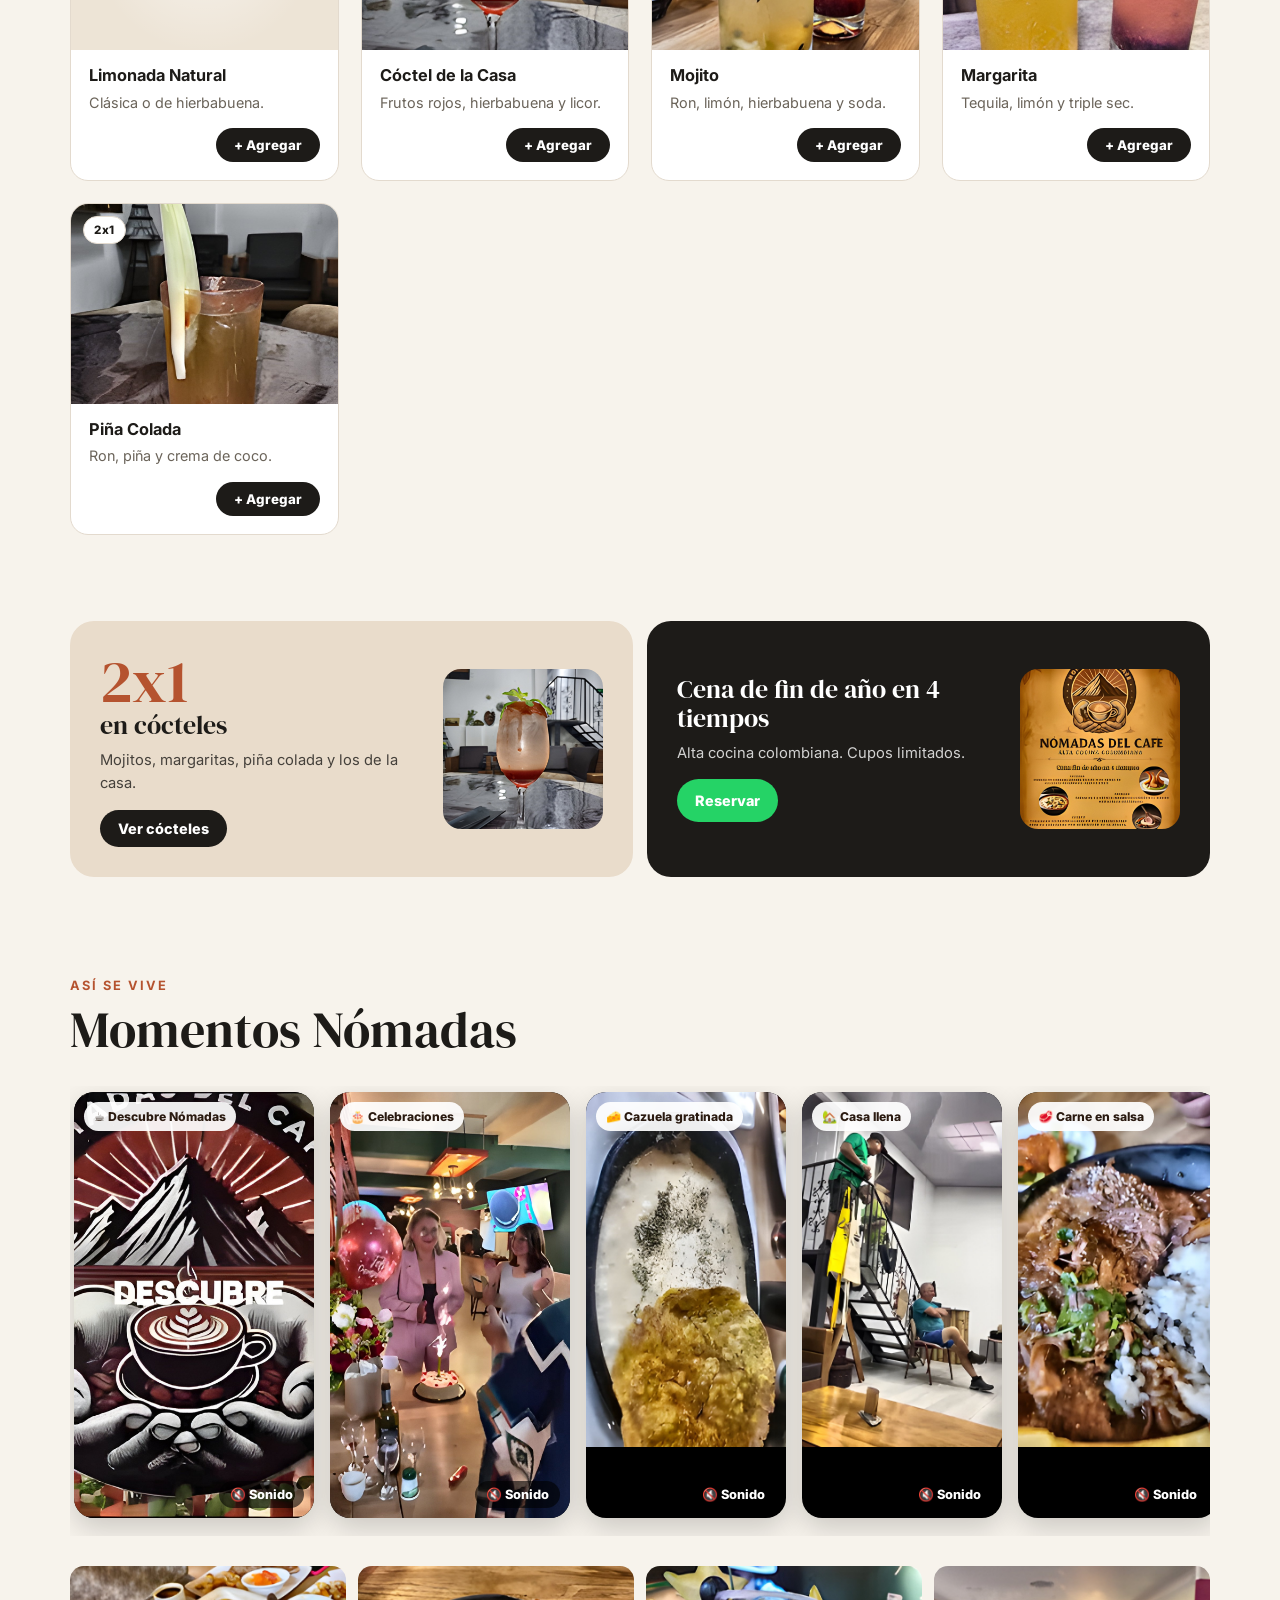
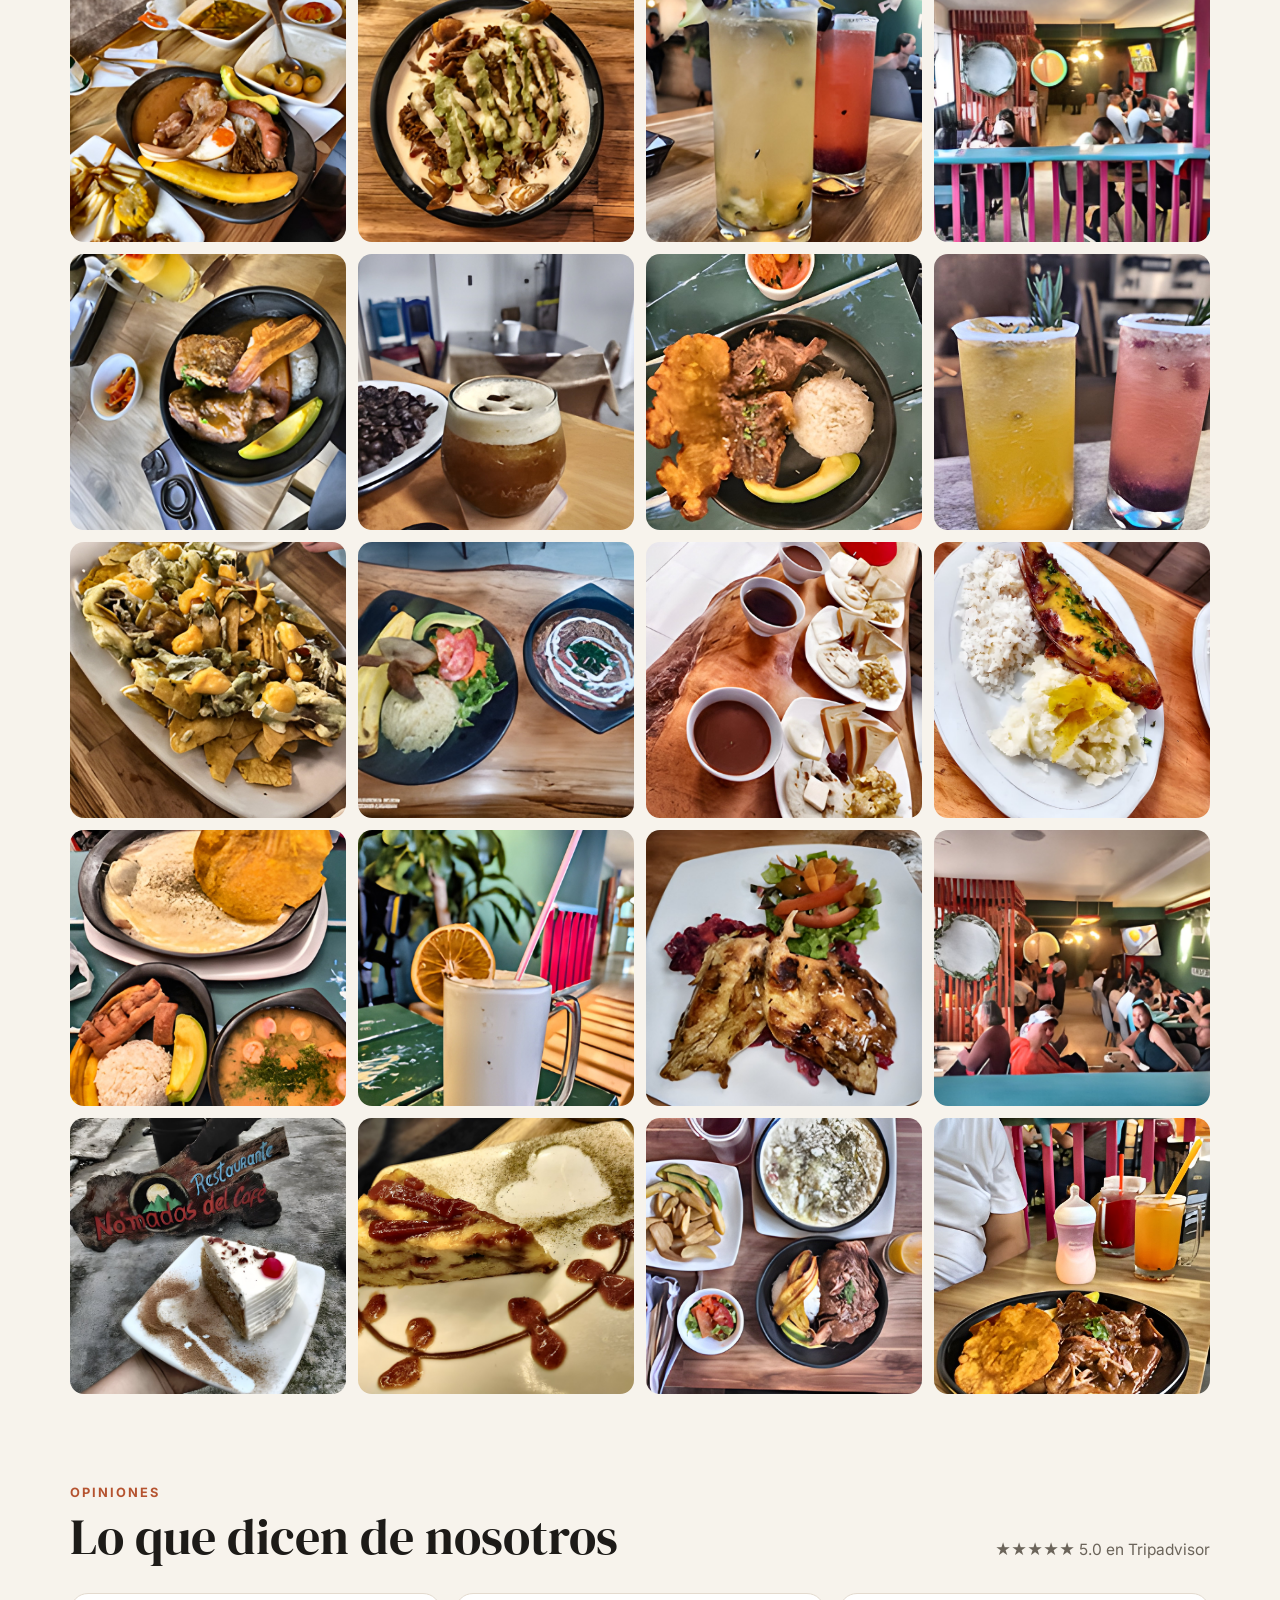
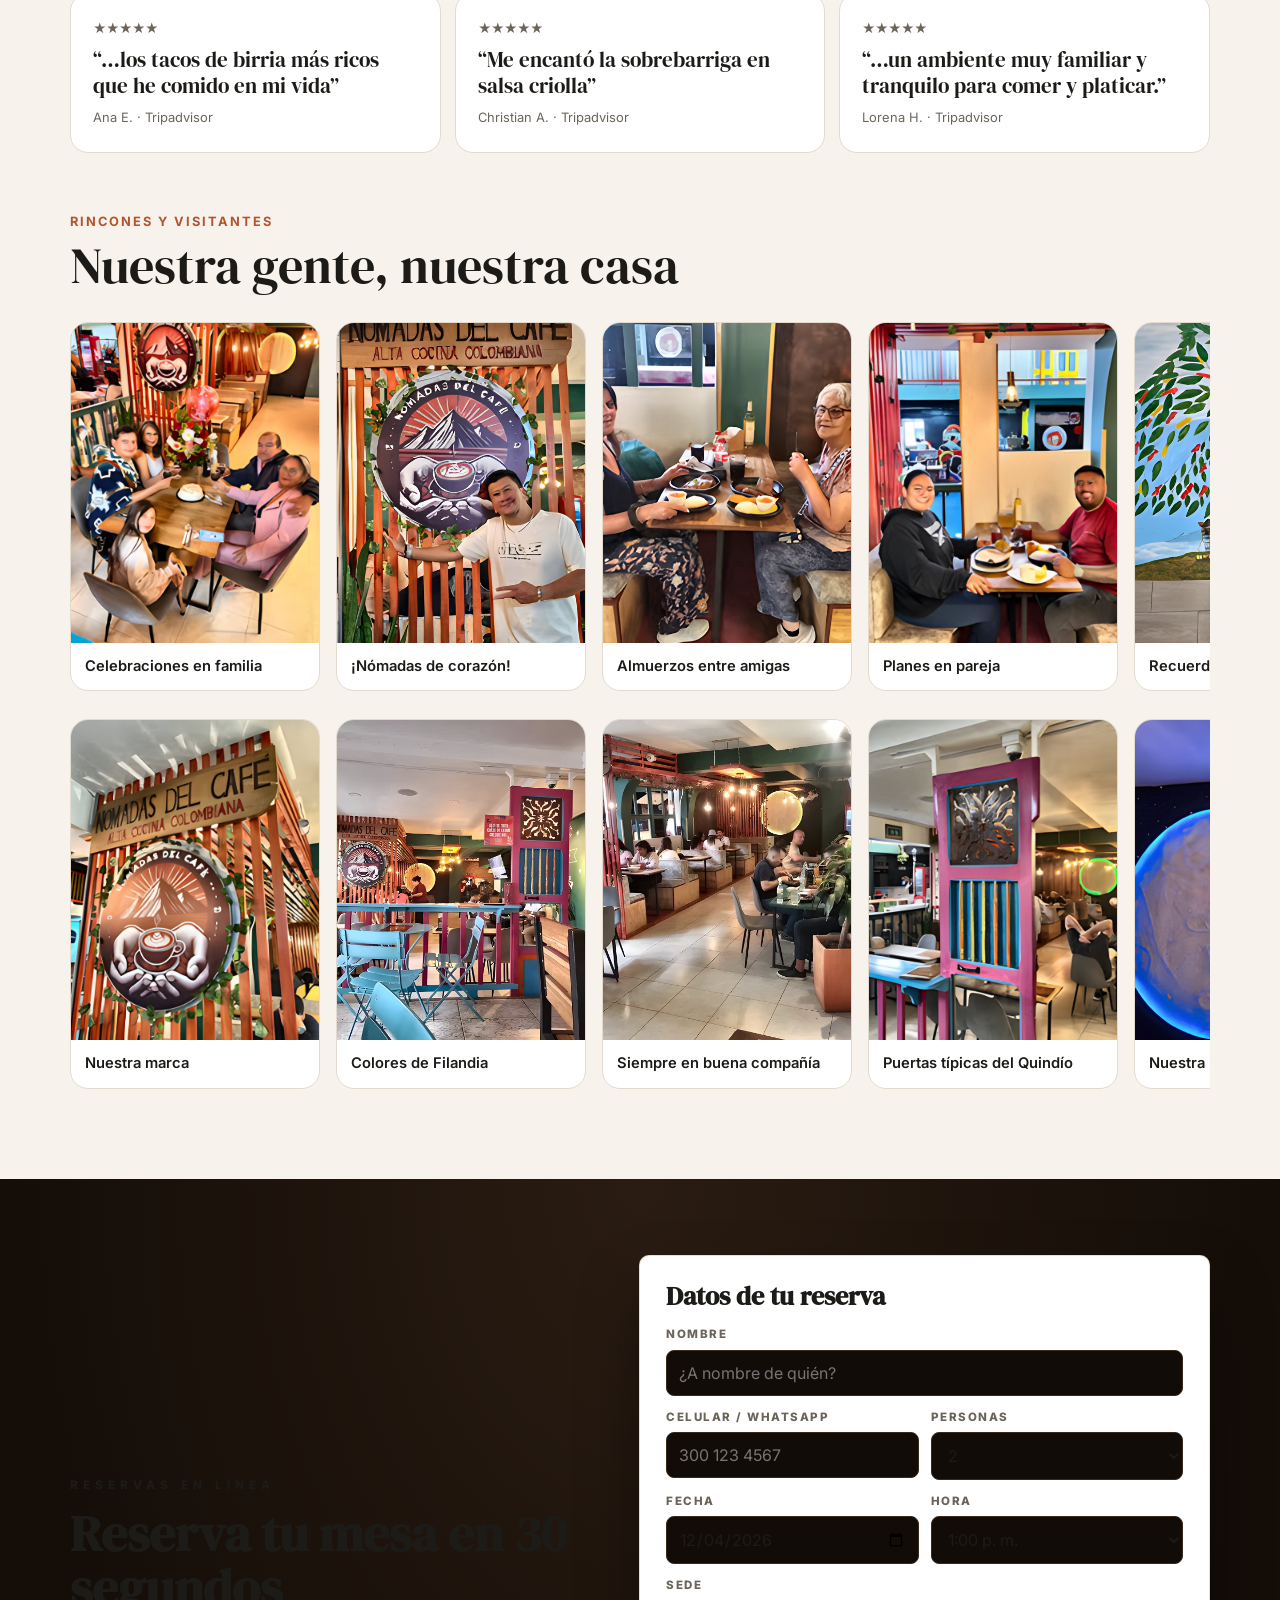
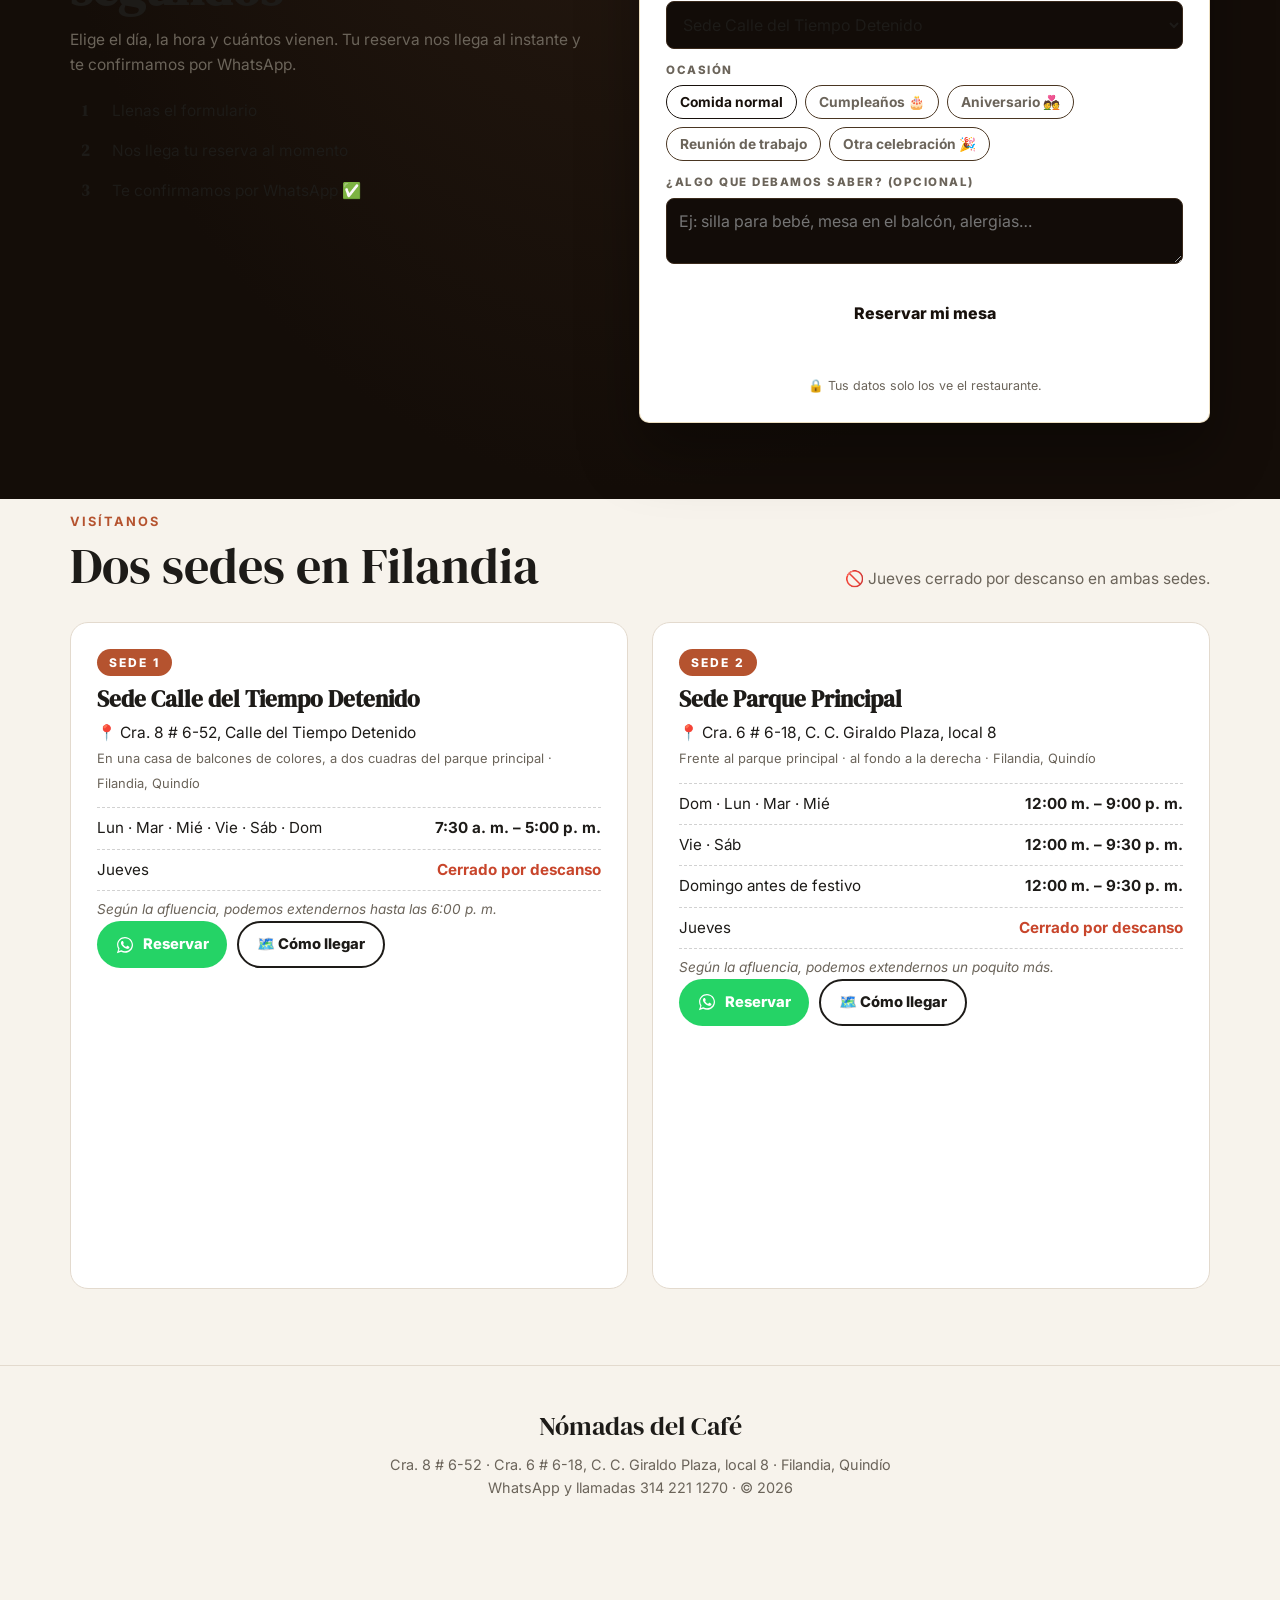
<file: opciones/opcion-4.html>
<!DOCTYPE html>
<html lang="es">
<head>
<meta charset="UTF-8">
<meta name="viewport" content="width=device-width, initial-scale=1">
<title>Nómadas del Café · Filandia</title>
<link rel="icon" href="img/logo-180.png">
<link rel="preconnect" href="https://fonts.googleapis.com"><link rel="preconnect" href="https://fonts.gstatic.com" crossorigin>
<link href="https://fonts.googleapis.com/css2?family=DM+Serif+Display:ital@0;1&family=Inter:wght@400;500;700;800&display=swap" rel="stylesheet">
<link rel="stylesheet" href="shared/base.css">
<style>
:root{--bg:#f7f3ec;--ink:#1d1b18;--ink2:#6b645a;--card:#fff;--acc:#b5532f;--acc2:#1d1b18;--head:'DM Serif Display',Georgia,serif;--body:'Inter',system-ui,sans-serif;--r:18px;--ph:#ede4d6;--line:#e3dace}
body{font-size:15.5px}
.nav{position:sticky;top:0;z-index:50;background:rgba(247,243,236,.9);backdrop-filter:blur(10px);border-bottom:1px solid var(--line)}
.nav .wrap{display:flex;align-items:center;justify-content:space-between;height:62px}
.nav .marca{display:flex;align-items:center;gap:10px;text-decoration:none;font-family:var(--head);font-size:1.3rem}
.nav .marca img{width:36px;height:36px;border-radius:50%}
.nav nav{display:flex;gap:28px}
.nav nav a{text-decoration:none;font-weight:500;color:var(--ink2);font-size:.95rem}
.nav nav a:hover{color:var(--ink)}
.carro{background:var(--ink);color:#fff;border:0;border-radius:999px;padding:9px 16px;font-weight:700;font-family:var(--body);cursor:pointer;display:flex;gap:8px;align-items:center}
@media(max-width:860px){.nav nav,.carro{display:none}}

.hero{padding:34px 0 20px}
.hero .marco-h{border-radius:28px;overflow:hidden;position:relative}
.hero .marco-h img{width:100%;aspect-ratio:1800/662;object-fit:cover}
.hero .fila{display:grid;grid-template-columns:1.3fr 1fr;gap:40px;align-items:end;margin-top:34px}
.hero h1{font-size:clamp(2.6rem,6vw,4.6rem);font-weight:400;line-height:1.02;letter-spacing:-1px}
.hero h1 em{color:var(--acc)}
.hero p{color:var(--ink2);font-size:1.1rem;margin-bottom:20px}
.hero .btns{display:flex;gap:10px;flex-wrap:wrap}
.btn-negro{background:var(--ink);color:#fff}
.hero .btn-linea{border-width:1.5px}
@media(max-width:860px){.hero .fila{grid-template-columns:1fr;gap:16px}}

.stats{display:grid;grid-template-columns:repeat(4,1fr);border-top:1px solid var(--line);border-bottom:1px solid var(--line);margin-top:40px}
.stats div{padding:22px 16px;border-right:1px solid var(--line)}
.stats div:last-child{border:0}
.stats b{display:block;font-family:var(--head);font-size:1.6rem;font-weight:400}
.stats span{color:var(--ink2);font-size:.86rem}
@media(max-width:760px){.stats{grid-template-columns:1fr 1fr}.stats div:nth-child(2){border-right:0}.stats div:nth-child(-n+2){border-bottom:1px solid var(--line)}}

section{padding:76px 0}
.cab-sec{display:flex;justify-content:space-between;align-items:end;gap:20px;margin-bottom:30px;flex-wrap:wrap}
.cab-sec .k{color:var(--acc);font-weight:700;font-size:.8rem;letter-spacing:2px;text-transform:uppercase}
.cab-sec h2{font-size:clamp(2rem,4.5vw,3.1rem);font-weight:400;line-height:1.05;margin-top:6px}
.cab-sec p{color:var(--ink2);max-width:440px}

.bento{display:grid;grid-template-columns:repeat(4,1fr);grid-auto-rows:220px;gap:14px}
.bento>*{border-radius:var(--r);overflow:hidden;position:relative}
.bento img{width:100%;height:100%;object-fit:cover}
.bento .a{grid-column:span 2;grid-row:span 2}
.bento .txt{background:var(--card);padding:24px;display:flex;flex-direction:column;justify-content:space-between}
.bento .txt b{font-family:var(--head);font-size:1.5rem;font-weight:400}
.bento .txt span{color:var(--ink2);font-size:.92rem}
.bento .oscuro{background:var(--ink);color:#fff}.bento .oscuro span{color:#cfc6b8}
.bento .premio{background:#fff;display:grid;place-items:center;padding:14px}
.bento .premio img{height:100%;width:auto;object-fit:contain}
@media(max-width:860px){.bento{grid-template-columns:1fr 1fr;grid-auto-rows:170px}}

.celebra{background:var(--card);border-radius:32px;display:grid;grid-template-columns:1fr 1fr;overflow:hidden}
.celebra img{width:100%;height:100%;min-height:420px;object-fit:cover}
.celebra .t{padding:48px 44px;display:flex;flex-direction:column;justify-content:center}
.celebra .k{color:var(--acc);font-weight:700;font-size:.8rem;letter-spacing:2px;text-transform:uppercase}
.celebra h2{font-size:clamp(2rem,4vw,3rem);font-weight:400;line-height:1.05;margin:8px 0 14px}
.celebra p{color:var(--ink2);margin-bottom:16px}
.celebra ol{list-style:none;counter-reset:n;margin-bottom:22px}
.celebra li{counter-increment:n;padding:10px 0;border-top:1px solid var(--line);display:flex;gap:12px}
.celebra li::before{content:"0" counter(n);font-family:var(--head);color:var(--acc)}
@media(max-width:860px){.celebra{grid-template-columns:1fr}.celebra img{min-height:300px}.celebra .t{padding:30px 24px}}

.menu-cab{position:sticky;top:62px;z-index:20;background:var(--bg);padding:10px 0}
.menu .filtros{flex-wrap:nowrap;overflow-x:auto;justify-content:flex-start;margin:0;padding-bottom:4px}
.menu .filtro{white-space:nowrap;border:1px solid var(--line);background:#fff;font-weight:600}
.menu .filtro.on{background:var(--ink);color:#fff;border-color:var(--ink)}
.menu .productos{margin-top:18px}
.prod{box-shadow:none;border:1px solid var(--line)}
.prod h3{font-family:var(--body);font-weight:700;font-size:1.02rem}
.prod .tag{background:#fff;color:var(--ink);border:1px solid var(--line)}
@media(max-width:600px){
  .menu .productos{grid-template-columns:1fr;gap:12px}
  .prod{flex-direction:row}
  .prod .foto{width:118px;min-width:118px;aspect-ratio:auto}
  .prod .icono{font-size:2.8rem}
  .prod .tag{font-size:.6rem;top:6px;left:6px;padding:2px 7px}
  .prod .info{padding:12px 14px}
  .prod p{font-size:.82rem;margin:4px 0 10px;display:-webkit-box;-webkit-line-clamp:3;-webkit-box-orient:vertical;overflow:hidden}
}
.aviso-banda{border-style:solid;border-width:1px;max-width:none}

.promo2{display:grid;grid-template-columns:1fr 1fr;gap:14px}
.promo2 .c{border-radius:24px;padding:30px;display:grid;grid-template-columns:1fr 160px;gap:20px;align-items:center}
.promo2 .c img{width:160px;height:160px;object-fit:cover;border-radius:18px}
.promo2 .c1{background:#e9dccb}.promo2 .c2{background:var(--ink);color:#fff}
.promo2 .big{font-family:var(--head);font-size:3.8rem;line-height:1;color:var(--acc)}
.promo2 h3{font-family:var(--head);font-weight:400;font-size:1.6rem;margin-bottom:8px}
.promo2 p{font-size:.92rem;opacity:.8;margin-bottom:14px}
.promo2 .btn{padding:10px 18px;font-size:.9rem}
@media(max-width:760px){.promo2{grid-template-columns:1fr}.promo2 .c{grid-template-columns:1fr 110px}.promo2 .c img{width:110px;height:110px}}

.reels .marco{border:0;border-radius:20px}
.carrusel figure{box-shadow:none;border:1px solid var(--line)}
.carrusel figcaption{font-family:var(--body);font-weight:600;font-size:.92rem}
.op-lista{display:grid;grid-template-columns:repeat(3,1fr);gap:14px}
.op-lista div{background:#fff;border:1px solid var(--line);border-radius:18px;padding:22px}
.op-lista p{font-family:var(--head);font-size:1.3rem;line-height:1.25;margin:6px 0}
.op-lista small{color:var(--ink2)}
@media(max-width:760px){.op-lista{grid-template-columns:1fr}}
.sede{box-shadow:none;border:1px solid var(--line)}
footer{border-top:1px solid var(--line);padding:40px 20px 130px;text-align:center;color:var(--ink2);font-size:.9rem}
footer b{font-family:var(--head);font-weight:400;font-size:1.6rem;color:var(--ink);display:block;margin-bottom:6px}

/* barra tipo app en celular */
.tabbar{display:none}
@media(max-width:860px){
  .tabbar{display:grid;grid-template-columns:repeat(4,1fr);position:fixed;left:10px;right:10px;bottom:10px;z-index:85;background:rgba(29,27,24,.96);border-radius:20px;padding:8px 4px;box-shadow:0 10px 30px rgba(0,0,0,.3)}
  .tabbar a,.tabbar button{background:none;border:0;color:#efe8dc;text-decoration:none;font-family:var(--body);font-size:.7rem;font-weight:600;display:flex;flex-direction:column;align-items:center;gap:2px;cursor:pointer;position:relative}
  .tabbar .i{font-size:1.25rem}
  .tabbar .numCarrito{position:absolute;top:-4px;right:18%;min-width:18px;height:18px;font-size:.66rem}
  .wa-flot{bottom:86px;width:54px;height:54px}.bot-flot{bottom:150px}
  .bot{bottom:206px}
}
</style>
</head>
<body>
<header class="nav"><div class="wrap">
  <a class="marca" href="#inicio"><img src="img/logo-180.png" alt="">Nómadas del Café</a>
  <nav><a href="#casa">La casa</a><a href="#menu">Menú</a><a href="#celebra">Celebraciones</a><a href="#sedes-sec">Sedes</a></nav>
  <button class="carro" onclick="abrirPanel()">Pedido <span class="numCarrito">0</span></button>
</div></header>

<section class="hero" id="inicio">
  <div class="wrap">
    <div class="marco-h"><img src="img/hero-banner.jpg" alt="Nómadas del Café · Alta cocina colombiana · Viajes y sabores de Colombia: una historia de café"></div>
    <div class="fila">
      <h1>Cocina típica, café de origen y <em>cócteles</em> en Filandia.</h1>
      <div>
        <p>En una casa de balcones de colores, a dos cuadras del parque principal de Filandia, Quindío.</p>
        <div class="btns"><a href="#menu" class="btn btn-negro">Ver menú</a><a class="btn btn-linea" data-wa="Hola Nómadas del Café 👋 Quiero reservar una mesa.">Reservar mesa</a></div>
      </div>
    </div>
    <div class="stats">
      <div><b>2 sedes</b><span>En el centro de Filandia</span></div>
      <div><b>7:30 a. m.</b><span>Abrimos desde (Sede Cra. 8)</span></div>
      <div><b>Jueves</b><span>Cerrado por descanso</span></div>
      <div><b>★ 5.0</b><span>En Tripadvisor</span></div>
    </div>
  </div>
</section>

<section id="casa" style="padding-top:40px">
  <div class="wrap">
    <div class="cab-sec"><div><span class="k">La casa</span><h2>El sabor del Paisaje<br>Cultural Cafetero</h2></div>
      <p>Barandas de colores, madera, recetas de toda la vida y granos cultivados en estas montañas. Premiados por Restaurant Guru en 2026.</p></div>
    <div class="bento">
      <div class="a"><img src="img/f067.jpg" alt="Salón de Nómadas del Café"></div>
      <div class="txt oscuro"><b>☕ Café de origen</b><span>Granos del Quindío, en tinto, capuchino o filtrado.</span></div>
      <div><img src="img/f061.jpg" alt="Cazuela de la casa"></div>
      <div class="premio"><img src="img/f007.jpg" alt="El mejor café en Filandia 2026"></div>
      <div class="txt"><b>🍲 Cocina típica</b><span>Bandeja paisa, sobrebarriga, truchas y más.</span></div>
      <div><img src="img/f070.jpg" alt="Nuestra luna nómada"></div>
      <div class="premio"><img src="img/f006.jpg" alt="El mejor restaurante 2026"></div>
      <div><img src="img/f050.jpg" alt="Cócteles"></div>
      <div class="txt"><b>🍹 Cócteles 2x1</b><span>Para compartir mientras cae la tarde.</span></div>
    </div>
  </div>
</section>

<section id="celebra" style="padding-top:20px">
  <div class="wrap"><div class="celebra">
    <img src="img/foto-celebraciones.jpg" alt="Celebración en Nómadas del Café">
    <div class="t">
      <span class="k">Celebraciones</span>
      <h2>Celebra en grande, nosotros nos encargamos</h2>
      <p>Cumpleaños, aniversarios o reuniones: preparamos una mesa decorada a tu gusto para que ese día sea inolvidable.</p>
      <ol><li>Decoración personalizada a tu gusto</li><li>Torta y velitas en el momento justo</li><li>Mesa lista para todo tu grupo</li><li>Reserva anticipada, ajustada a lo que necesitas</li></ol>
      <a class="btn btn-negro" style="align-self:flex-start" data-wa="Hola Nómadas del Café 👋 Quiero reservar y decorar una mesa para una celebración. Fecha: ___ · Personas: ___ · Sede: ___">Reservar celebración →</a>
    </div>
  </div></div>
</section>

<section class="menu" id="menu" style="padding-top:30px">
  <div class="wrap">
    <div class="cab-sec"><div><span class="k">Menú</span><h2>Arma tu pedido</h2></div><p>Agrega tus platos y envía el pedido por WhatsApp en un toque.</p></div>
    <div class="aviso-banda"><span class="ic">📞</span><div class="aviso-texto"></div></div>
    <div class="menu-cab"><div class="filtros" id="filtros"></div></div>
    <div class="productos" id="productos"></div>
  </div>
</section>

<section style="padding-top:10px" id="promo">
  <div class="wrap promo2">
    <div class="c c1"><div><div class="big">2x1</div><h3>en cócteles</h3><p>Mojitos, margaritas, piña colada y los de la casa.</p>
      <button class="btn btn-negro" onclick="filtrar('Cócteles');document.getElementById('menu').scrollIntoView()">Ver cócteles</button></div><img src="img/f016.jpg" alt="Cóctel"></div>
    <div class="c c2"><div><h3>Cena de fin de año en 4 tiempos</h3><p>Alta cocina colombiana. Cupos limitados.</p>
      <a class="btn btn-wa" data-wa="Hola Nómadas del Café 👋 Quiero información y reservar para la Cena de fin de año en 4 tiempos.">Reservar</a></div><img src="img/f015.jpg" alt="Cena de fin de año" style="object-position:top"></div>
  </div>
</section>

<section id="video" style="padding-top:20px">
  <div class="wrap"><div class="cab-sec"><div><span class="k">Así se vive</span><h2>Momentos Nómadas</h2></div></div>
    <div class="reels" id="reels"></div>
    <div class="galeria-grid" id="galeria" style="margin-top:30px"></div></div>
</section>

<section style="padding-top:10px">
  <div class="wrap"><div class="cab-sec"><div><span class="k">Opiniones</span><h2>Lo que dicen de nosotros</h2></div><p>★★★★★ 5.0 en Tripadvisor</p></div>
    <div class="op-lista">
      <div><small>★★★★★</small><p>“…los tacos de birria más ricos que he comido en mi vida”</p><small>Ana E. · Tripadvisor</small></div>
      <div><small>★★★★★</small><p>“Me encantó la sobrebarriga en salsa criolla”</p><small>Christian A. · Tripadvisor</small></div>
      <div><small>★★★★★</small><p>“…un ambiente muy familiar y tranquilo para comer y platicar.”</p><small>Lorena H. · Tripadvisor</small></div>
    </div>
    <div class="cab-sec" style="margin-top:56px"><div><span class="k">Rincones y visitantes</span><h2>Nuestra gente, nuestra casa</h2></div></div>
    <div class="carrusel" id="clientes"></div>
    <div class="carrusel" id="rincones" style="margin-top:14px"></div></div>
</section>

<section id="sedes-sec" style="padding-top:10px">
  <div class="wrap"><div class="cab-sec"><div><span class="k">Visítanos</span><h2>Dos sedes en Filandia</h2></div><p>🚫 Jueves cerrado por descanso en ambas sedes.</p></div>
    <div class="sedes" id="sedes"></div></div>
</section>

<footer><b>Nómadas del Café</b>Cra. 8 # 6-52 · Cra. 6 # 6-18, C. C. Giraldo Plaza, local 8 · Filandia, Quindío<br>WhatsApp y llamadas 314 221 1270 · © 2026</footer>

<nav class="tabbar">
  <a href="#inicio"><span class="i">🏠</span>Inicio</a>
  <a href="#menu"><span class="i">🍽️</span>Menú</a>
  <button onclick="abrirPanel()"><span class="i">🧺</span>Pedido<span class="numCarrito">0</span></button>
  <a href="#sedes-sec"><span class="i">📍</span>Sedes</a>
</nav>
<script src="shared/app.js"></script>
<script src="shared/reservas.js"></script>
<meta name="robots" content="noindex">
</body>
</html>
</file>
<file: opciones/shared/base.css>
/* Componentes comunes. Cada opción define sus variables:
   --bg --ink --ink2 --card --acc (acento) --acc2 --head (fuente títulos) --body --r (radio) */
*{box-sizing:border-box;margin:0;padding:0}
html{scroll-behavior:smooth}
body{font-family:var(--body);background:var(--bg);color:var(--ink);line-height:1.6;-webkit-font-smoothing:antialiased}
h1,h2,h3{font-family:var(--head);line-height:1.15}
img{display:block;max-width:100%}
a{color:inherit}
.wrap{max-width:1180px;margin:0 auto;padding:0 20px}
:root{--wa:#25d366;--wa2:#128c7e}

.btn{display:inline-flex;align-items:center;justify-content:center;gap:8px;padding:13px 24px;border-radius:999px;font-weight:800;text-decoration:none;border:0;cursor:pointer;font-family:var(--body);font-size:1rem;transition:transform .15s,box-shadow .15s}
.btn:hover{transform:translateY(-2px);box-shadow:0 10px 24px rgba(0,0,0,.18)}
.btn-wa{background:var(--wa);color:#fff}
.btn-linea{background:transparent;color:var(--ink);border:2px solid currentColor}
.btn-llamar{background:var(--acc);color:var(--on-acc,#fff)}

/* MENÚ */
.filtros{display:flex;gap:8px;flex-wrap:wrap;justify-content:center;margin-bottom:30px}
.filtro{border:2px solid var(--ink);background:transparent;color:var(--ink);padding:8px 16px;border-radius:999px;font-weight:800;cursor:pointer;font-family:var(--body);font-size:.9rem}
.filtro.on{background:var(--ink);color:var(--bg)}
.productos{display:grid;grid-template-columns:repeat(auto-fill,minmax(250px,1fr));gap:22px}
.prod{background:var(--card);border-radius:var(--r);overflow:hidden;box-shadow:0 4px 18px rgba(0,0,0,.08);display:flex;flex-direction:column;transition:transform .2s}
.prod:hover{transform:translateY(-4px)}
.prod .foto{aspect-ratio:4/3;position:relative;background:var(--ph,#e9dcc5);overflow:hidden}
.prod .foto img{width:100%;height:100%;object-fit:cover}
.prod .icono{width:100%;height:100%;display:grid;place-items:center;font-size:4.2rem;background:radial-gradient(circle at 50% 45%,rgba(255,255,255,.55),transparent 65%)}
.prod .tag{position:absolute;top:12px;left:12px;background:var(--acc);color:var(--on-acc,#fff);font-size:.72rem;font-weight:800;padding:4px 10px;border-radius:999px;letter-spacing:.5px}
.prod .info{padding:16px 18px 18px;display:flex;flex-direction:column;flex:1}
.prod h3{font-size:1.15rem}
.prod p{font-size:.9rem;color:var(--ink2);margin:6px 0 14px;flex:1}
.prod .pie{display:flex;justify-content:flex-end}
.agregar{background:var(--acc2);color:#fff;border:0;border-radius:999px;padding:9px 18px;font-weight:800;cursor:pointer;font-family:var(--body)}
.cant{display:flex;align-items:center;gap:6px;background:rgba(0,0,0,.06);border-radius:999px;padding:4px}
.cant button{width:30px;height:30px;border-radius:50%;border:0;background:var(--ink);color:var(--bg);font-size:1.1rem;font-weight:800;cursor:pointer}
.cant span{min-width:22px;text-align:center;font-weight:800}

/* AVISO llamada perdida (dentro de la página) */
.aviso-banda{display:flex;gap:14px;align-items:flex-start;background:var(--aviso-bg,#fff4d6);color:#3b2418;border:2px dashed #e0a526;border-radius:16px;padding:16px 18px;max-width:820px;margin:0 auto 28px;font-size:.95rem;text-align:left}
.aviso-banda .ic{font-size:1.8rem;line-height:1}
.aviso-banda a{font-weight:800}

/* SEDES */
.sedes{display:grid;grid-template-columns:1fr 1fr;gap:24px}
.sede{background:var(--card);border-radius:var(--r);padding:26px;box-shadow:0 4px 18px rgba(0,0,0,.08);display:flex;flex-direction:column}
.sede-num{align-self:flex-start;background:var(--acc);color:var(--on-acc,#fff);font-weight:800;font-size:.75rem;letter-spacing:2px;text-transform:uppercase;padding:4px 12px;border-radius:999px}
.sede h3{font-size:1.45rem;margin:10px 0 8px}
.sede-dir{margin-bottom:12px}.sede-dir small{color:var(--ink2)}
.sede-hor{list-style:none;border-top:1px dashed rgba(0,0,0,.18);margin-bottom:8px}
.sede-hor li{display:flex;justify-content:space-between;gap:10px;padding:8px 0;border-bottom:1px dashed rgba(0,0,0,.18);font-size:.95rem}
.sede-hor li b{white-space:nowrap}
.sede-hor .cerrado b{color:#c8452b}
.sede-nota{font-size:.85rem;color:var(--ink2);font-style:italic}
.sede-ideal{font-size:.88rem;font-weight:700;margin:8px 0 14px}
.sede-btns{display:flex;gap:10px;flex-wrap:wrap;margin-bottom:16px}
.sede-btns .btn{padding:10px 18px;font-size:.92rem}
.sede-mapa{width:100%;height:220px;border:0;border-radius:calc(var(--r) - 6px);margin-top:auto}
@media(max-width:820px){.sedes{grid-template-columns:1fr}}

/* REELS */
.reels{display:flex;gap:16px;overflow-x:auto;scroll-snap-type:x mandatory;padding:6px 4px 18px;justify-content:safe center}
.reels .marco{flex:0 0 200px;scroll-snap-align:center;border-radius:24px;overflow:hidden;position:relative;background:#000;border:6px solid var(--ink);box-shadow:0 10px 28px rgba(0,0,0,.18)}
.reels .marco.destacado{flex-basis:240px}
.marco video{width:100%;aspect-ratio:9/16;display:block;object-fit:cover}
.etq{position:absolute;top:10px;left:10px;background:rgba(255,255,255,.92);color:#2a1a10;font-weight:800;font-size:.76rem;padding:5px 10px;border-radius:999px}
.sonido{position:absolute;bottom:10px;right:10px;background:rgba(0,0,0,.6);color:#fff;border:0;border-radius:999px;padding:6px 11px;font-weight:800;cursor:pointer;font-family:var(--body);font-size:.8rem}
@media(max-width:760px){.reels{justify-content:flex-start}.reels .marco{flex-basis:165px}.reels .marco.destacado{flex-basis:195px}}

/* CARRUSEL fotos con texto */
.carrusel{display:flex;gap:16px;overflow-x:auto;scroll-snap-type:x mandatory;padding-bottom:14px}
.carrusel figure{flex:0 0 250px;scroll-snap-align:start;background:var(--card);border-radius:var(--r);overflow:hidden;box-shadow:0 4px 16px rgba(0,0,0,.1)}
.carrusel img{width:100%;height:320px;object-fit:cover}
.carrusel figcaption{padding:12px 14px;font-family:var(--head);font-weight:700}

/* GALERÍA uniforme (sin fotos gigantes cortadas) */
.galeria-grid{display:grid;grid-template-columns:repeat(4,1fr);gap:12px}
.galeria-grid img{width:100%;aspect-ratio:1/1;object-fit:cover;border-radius:calc(var(--r) - 4px);transition:transform .3s}
.galeria-grid img:hover{transform:scale(1.03)}
@media(max-width:760px){.galeria-grid{grid-template-columns:repeat(2,1fr);gap:8px}}

/* FLOTANTES */
.wa-flot{position:fixed;right:18px;bottom:18px;z-index:80;width:60px;height:60px;border-radius:50%;background:var(--wa);color:#fff;display:grid;place-items:center;box-shadow:0 8px 24px rgba(0,0,0,.25);animation:pulso 2.4s infinite}
@keyframes pulso{0%{box-shadow:0 0 0 0 rgba(37,211,102,.55)}70%{box-shadow:0 0 0 18px rgba(37,211,102,0)}100%{box-shadow:0 0 0 0 rgba(37,211,102,0)}}
.bot-flot{position:fixed;right:18px;bottom:90px;z-index:80;background:var(--ink);color:var(--bg);border:0;border-radius:999px;padding:11px 17px;font-weight:800;font-family:var(--body);cursor:pointer;box-shadow:0 8px 24px rgba(0,0,0,.25);display:flex;align-items:center;gap:8px}
.bot-flot .dot{width:9px;height:9px;border-radius:50%;background:var(--wa)}

/* CHATBOT */
.bot{position:fixed;right:18px;bottom:146px;z-index:90;width:350px;max-width:calc(100vw - 30px);height:500px;max-height:calc(100vh - 170px);background:#fff;color:#222;border-radius:22px;box-shadow:0 20px 50px rgba(0,0,0,.3);display:none;flex-direction:column;overflow:hidden;font-family:var(--body)}
.bot.abierto{display:flex}
.bot .cab{background:var(--wa2);color:#fff;padding:14px 16px;display:flex;align-items:center;gap:10px}
.bot .cab .av{width:40px;height:40px;border-radius:50%;background:#f2b632;display:grid;place-items:center;font-size:1.3rem}
.bot .cab b{display:block}.bot .cab small{opacity:.85}
.bot .cab button{margin-left:auto;background:none;border:0;color:#fff;font-size:1.5rem;cursor:pointer}
.bot .msgs{flex:1;overflow-y:auto;padding:16px;background:#efe7dd;display:flex;flex-direction:column;gap:8px}
.m{max-width:88%;padding:9px 13px;border-radius:14px;font-size:.9rem;line-height:1.45;white-space:pre-line}
.m.b{background:#fff;align-self:flex-start;border-top-left-radius:4px}
.m.u{background:#dcf8c6;align-self:flex-end;border-top-right-radius:4px}
.m a.irwa{display:inline-block;margin-top:8px;background:var(--wa);color:#fff;padding:7px 14px;border-radius:999px;text-decoration:none;font-weight:800}
.m a.irwa.mapa{background:#2d5fa8;margin-top:6px}
.bot .rapidas{padding:10px;display:flex;flex-wrap:wrap;gap:6px;border-top:1px solid #eee;background:#fff;max-height:110px;overflow-y:auto}
.bot .rapidas button{border:1.5px solid var(--wa2);color:var(--wa2);background:#fff;border-radius:999px;padding:6px 11px;font-size:.8rem;font-weight:700;cursor:pointer;font-family:var(--body)}
.bot form{display:flex;gap:6px;padding:0 10px 10px;background:#fff}
.bot input{flex:1;border:1.5px solid #ddd;border-radius:999px;padding:9px 14px;font-family:var(--body);font-size:.92rem}
.bot form button{background:var(--wa2);color:#fff;border:0;border-radius:50%;width:40px;height:40px;cursor:pointer}

/* PANEL PEDIDO */
.velo{position:fixed;inset:0;background:rgba(0,0,0,.45);z-index:95;display:none}
.velo.on{display:block}
.panel{position:fixed;top:0;right:0;height:100%;width:410px;max-width:100%;background:#fbf6ee;color:#2a1a10;z-index:100;transform:translateX(100%);transition:transform .3s;display:flex;flex-direction:column;font-family:var(--body)}
.panel.on{transform:none}
.panel .cab{background:#2a1a10;color:#fbf6ee;padding:18px 20px;display:flex;justify-content:space-between;align-items:center}
.panel .cab button{background:none;border:0;color:inherit;font-size:1.7rem;cursor:pointer}
.panel .lista{flex:1;overflow-y:auto;padding:12px 20px;min-height:90px}
.panel .cant button{background:#2a1a10;color:#fff}
.item{display:flex;gap:12px;align-items:center;padding:10px 0;border-bottom:1px dashed #d8c8b0}
.item .n{flex:1}.item .n b{display:block}.item .n small{color:#6b4a36}
.vacio{text-align:center;padding:30px 10px;color:#6b4a36}
.panel .fin{padding:14px 20px 18px;border-top:2px solid #eadcc4;background:#fff;overflow-y:auto;max-height:62vh}
.aviso-mini{background:#fff4d6;border:1.5px dashed #e0a526;border-radius:12px;padding:10px 12px;font-size:.84rem;margin-bottom:12px}
.panel .fin label{font-size:.82rem;font-weight:700;display:block;margin-bottom:3px}
.panel .fin input,.panel .fin select,.panel .fin textarea{width:100%;border:1.5px solid #ddd;border-radius:10px;padding:8px 12px;font-family:inherit;font-size:.92rem;margin-bottom:9px}
.panel .btn-wa{width:100%}
.panel .btn-wa.off{opacity:.45;pointer-events:none}

/* MODAL llamada */
.aviso{position:fixed;inset:0;z-index:130;background:rgba(0,0,0,.55);display:none;place-items:center;padding:20px}
.aviso.on{display:grid}
.aviso-caja{background:#fff;color:#2a1a10;border-radius:22px;max-width:420px;padding:28px 24px;text-align:center;display:flex;flex-direction:column;gap:12px;font-family:var(--body)}
.aviso-caja h3{font-family:var(--head);font-size:1.5rem}
.aviso-ic{font-size:2.8rem}
.aviso-caja .btn-linea{color:#2a1a10}

.toast{position:fixed;left:50%;bottom:26px;transform:translateX(-50%) translateY(120px);opacity:0;background:#2a1a10;color:#fff;padding:12px 22px;border-radius:999px;font-weight:700;z-index:140;transition:transform .3s;font-family:var(--body)}
.toast.on{transform:translateX(-50%) translateY(0);opacity:1}
.numCarrito{background:#d6336c;color:#fff;border-radius:999px;min-width:22px;height:22px;display:inline-grid;place-items:center;font-size:.78rem;padding:0 6px;font-weight:800}
.sr-only{position:absolute;width:1px;height:1px;overflow:hidden;clip:rect(0 0 0 0);white-space:nowrap}
@media(max-width:600px){.bot-flot{padding:9px 13px;font-size:.82rem}.aviso-banda{font-size:.88rem}}
</file>
